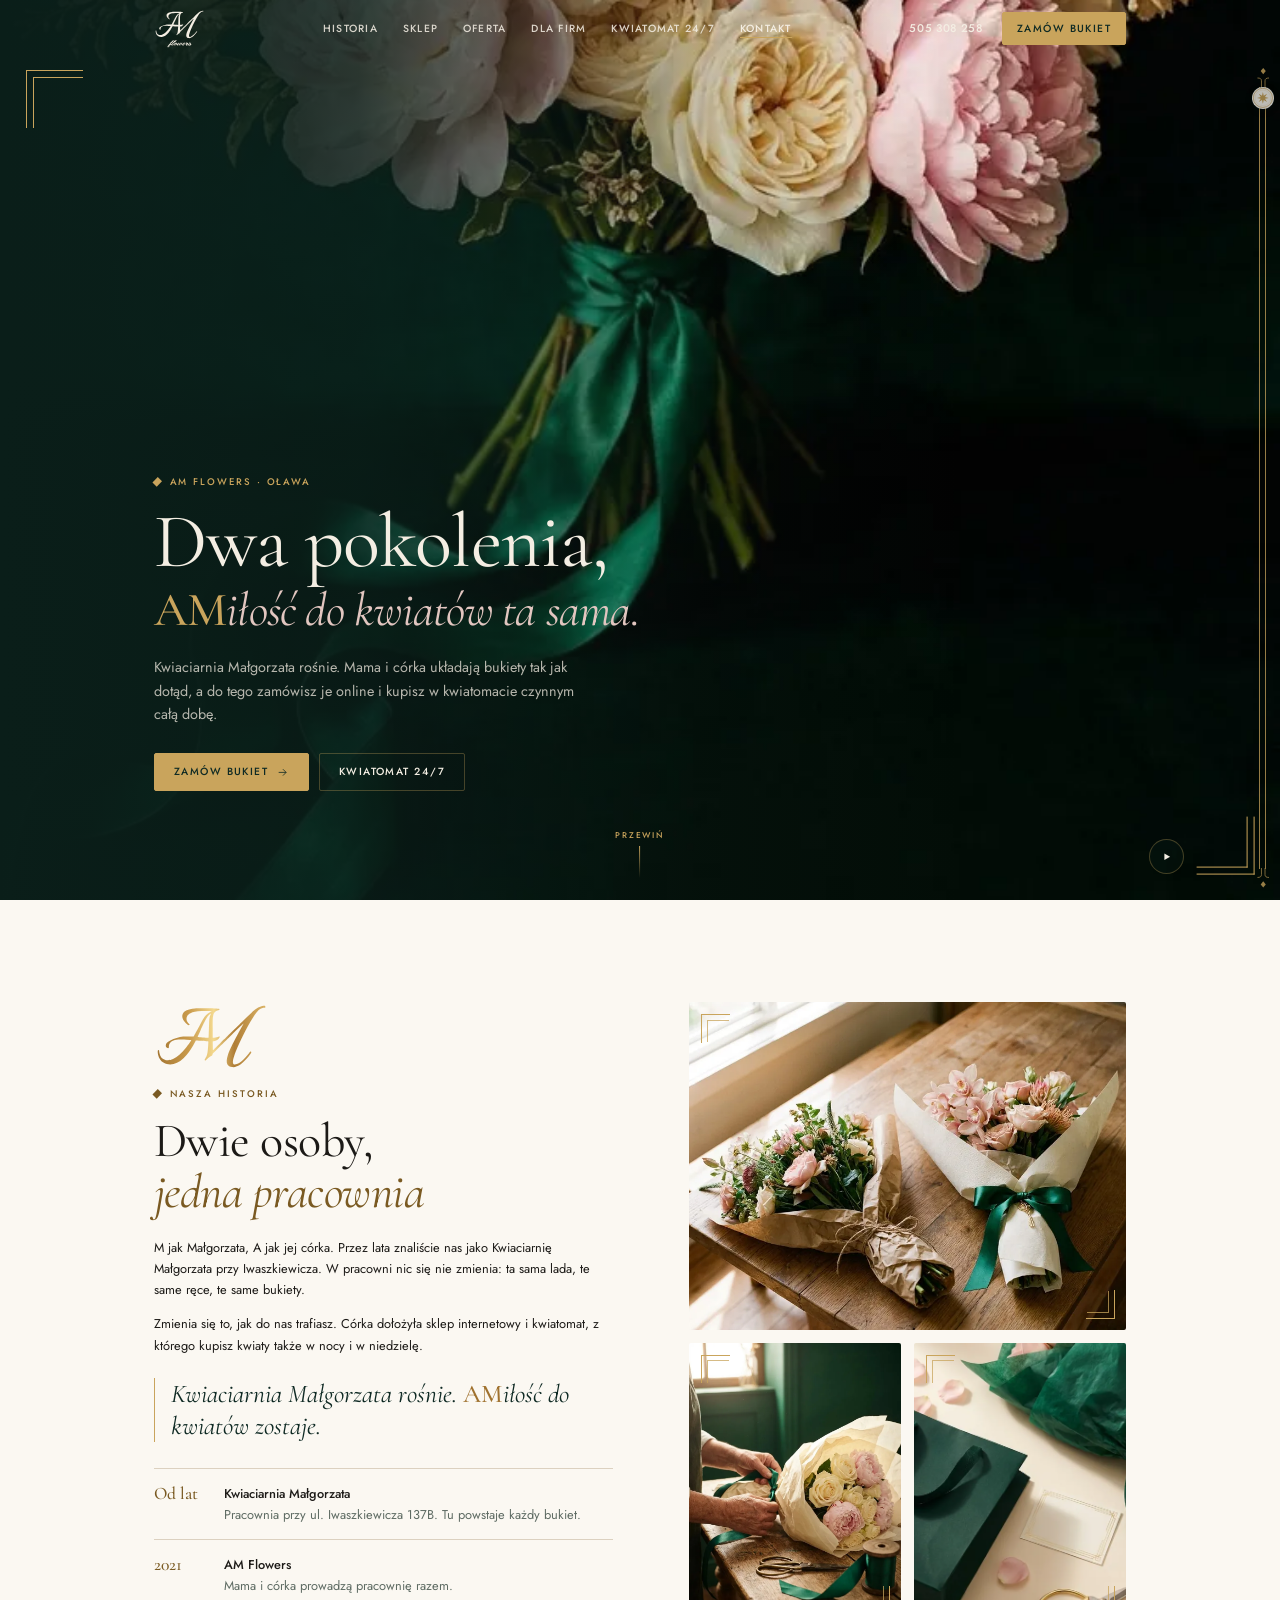
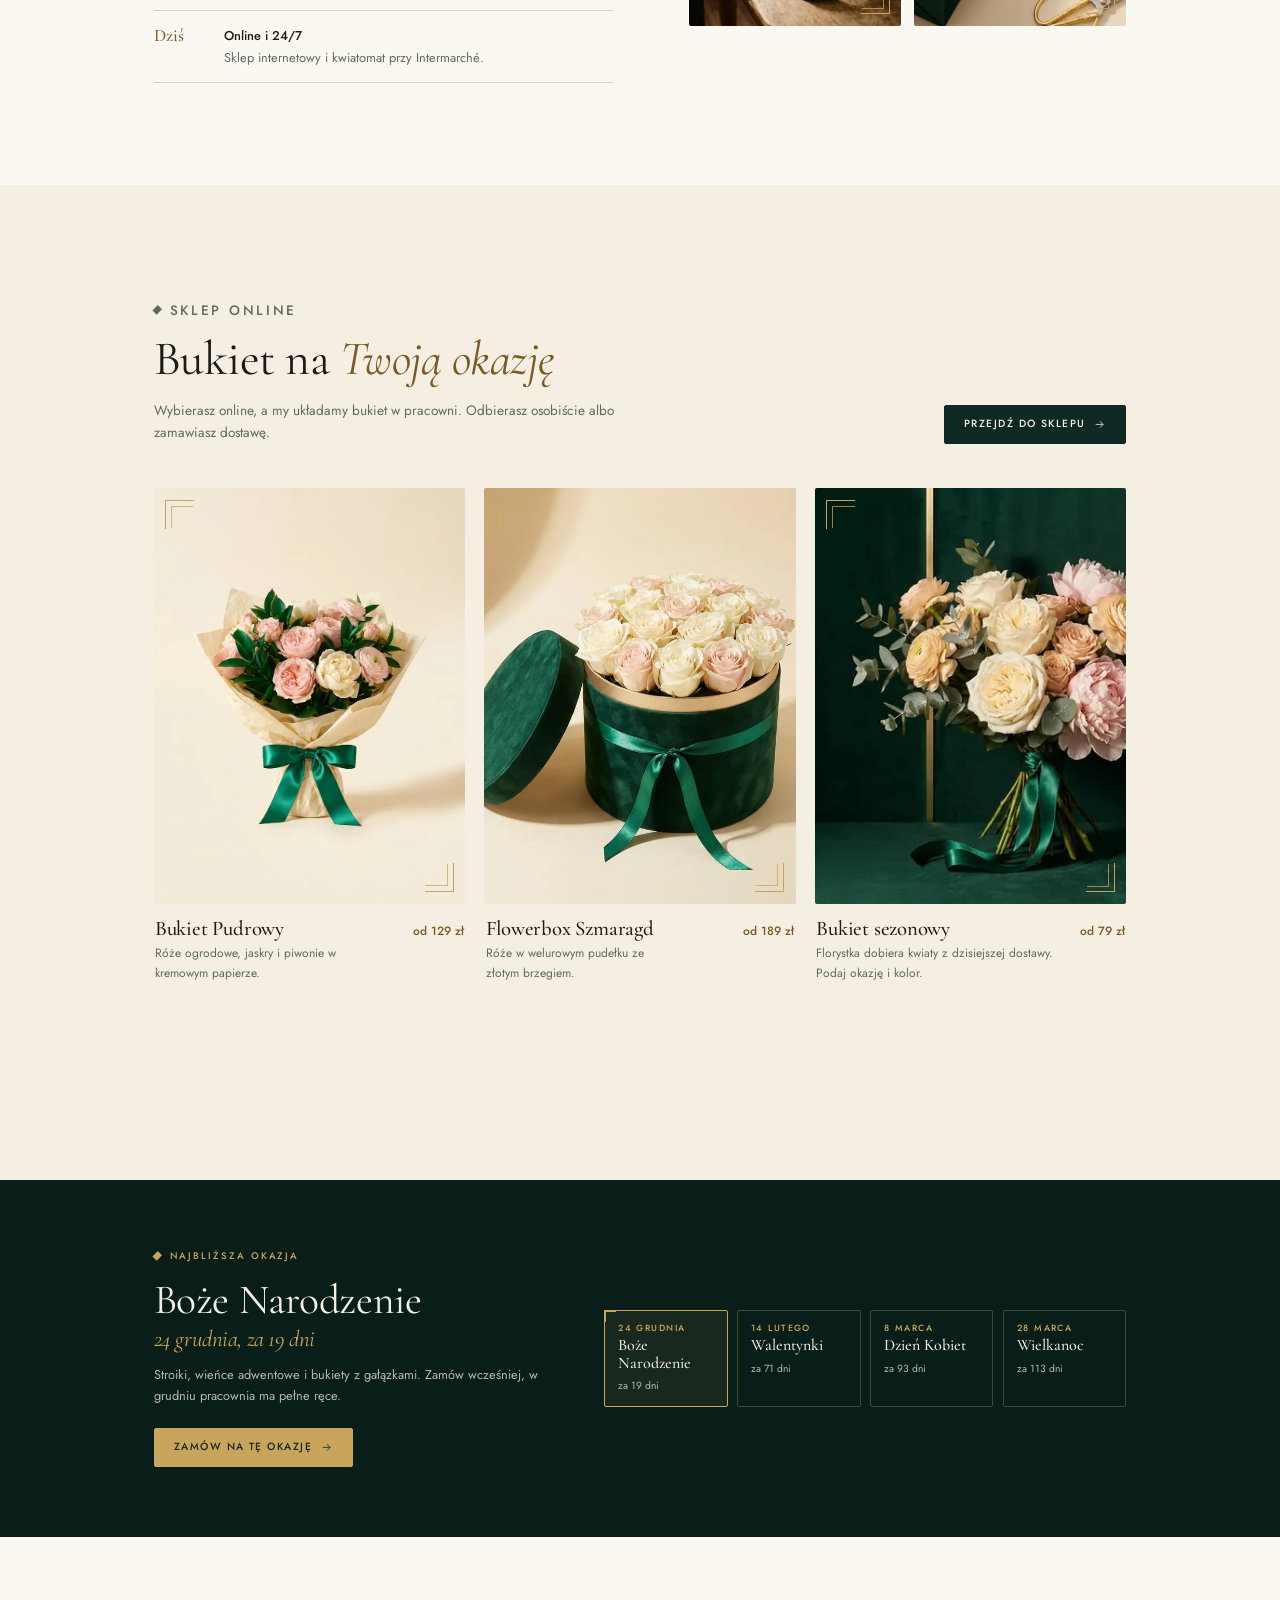
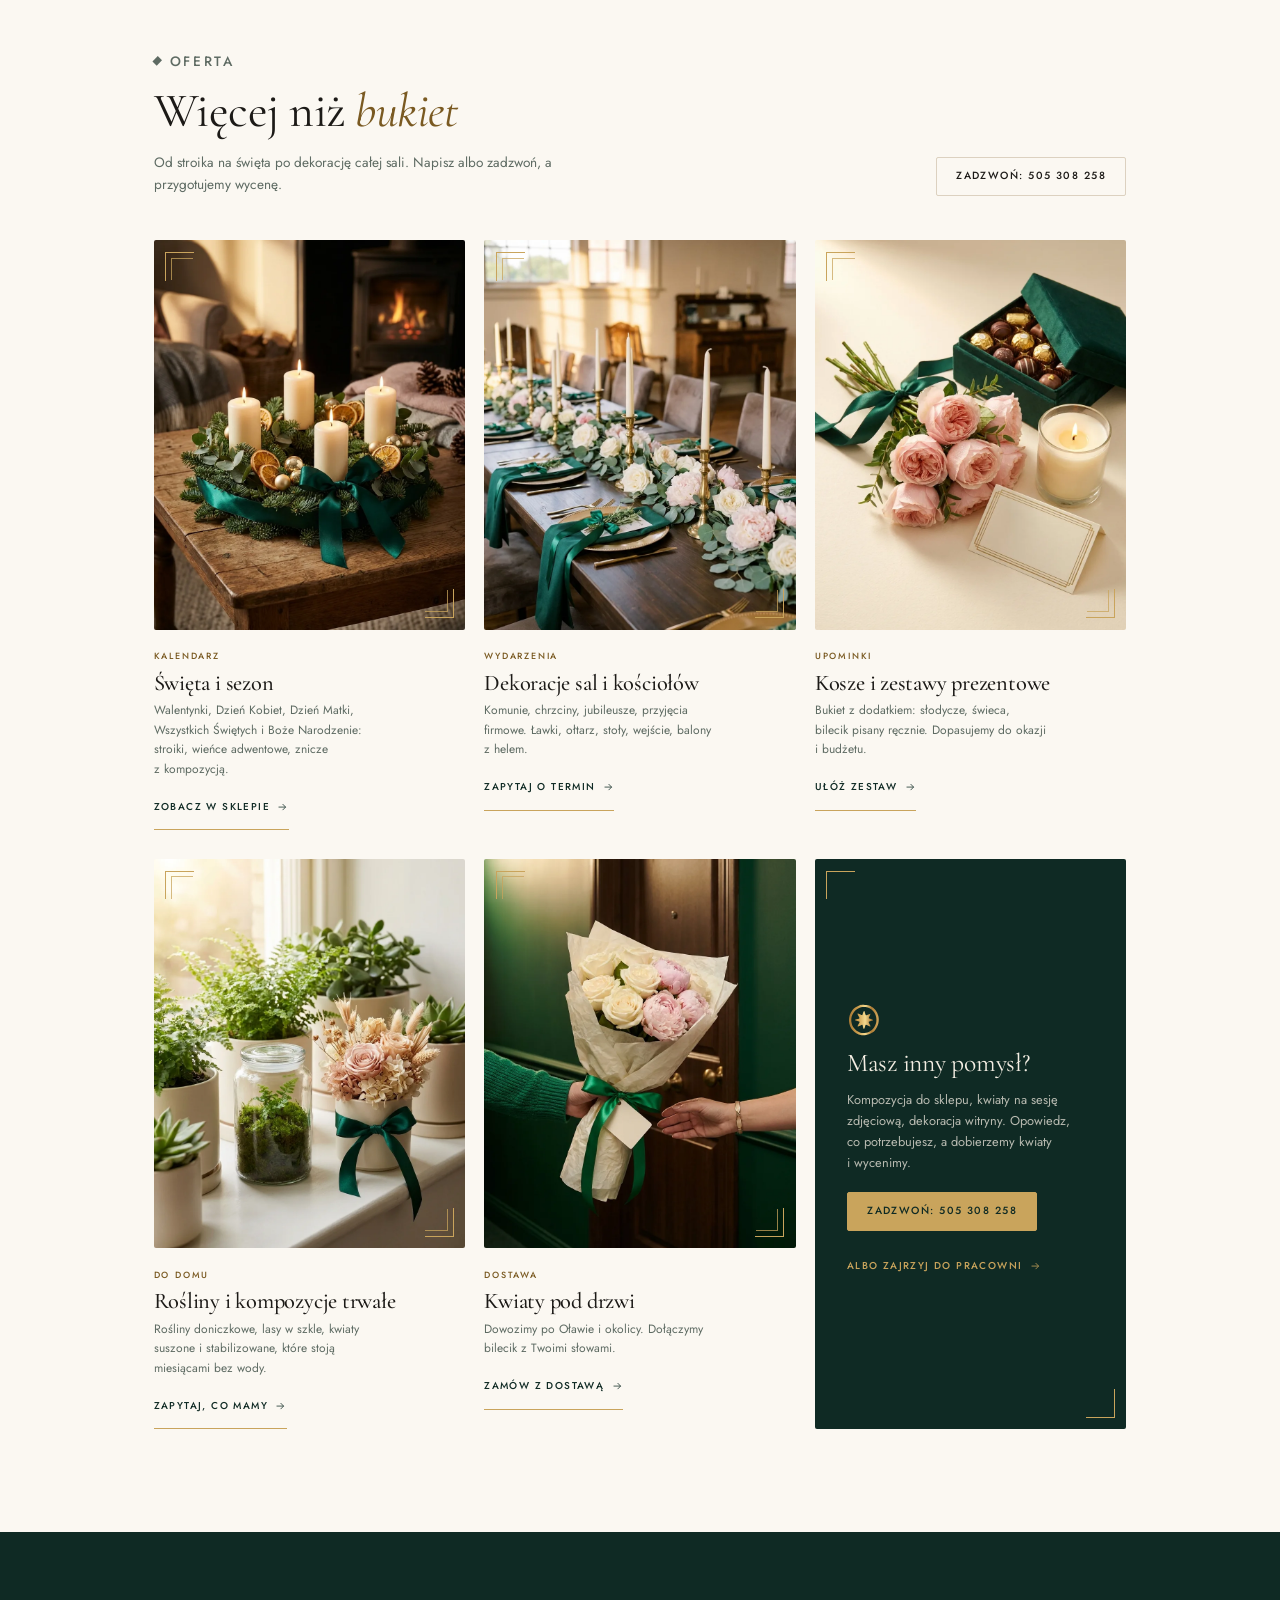
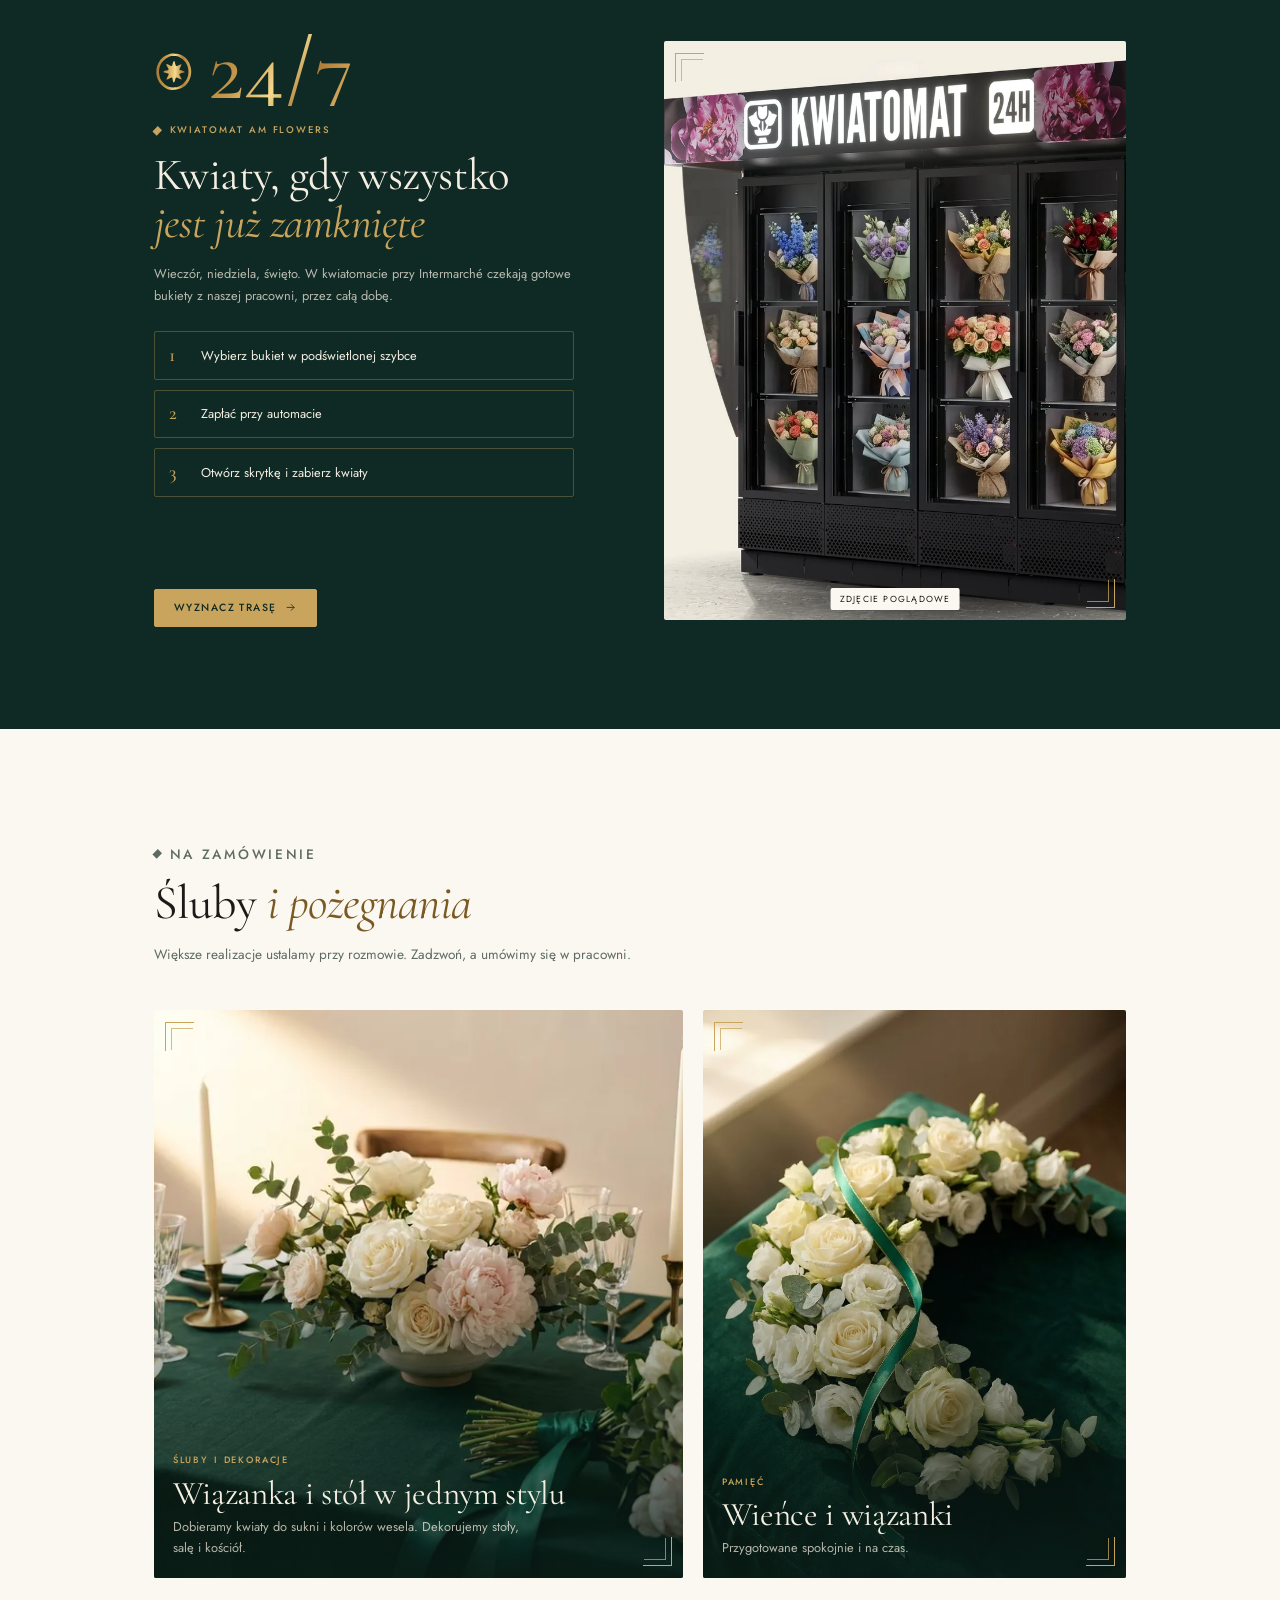
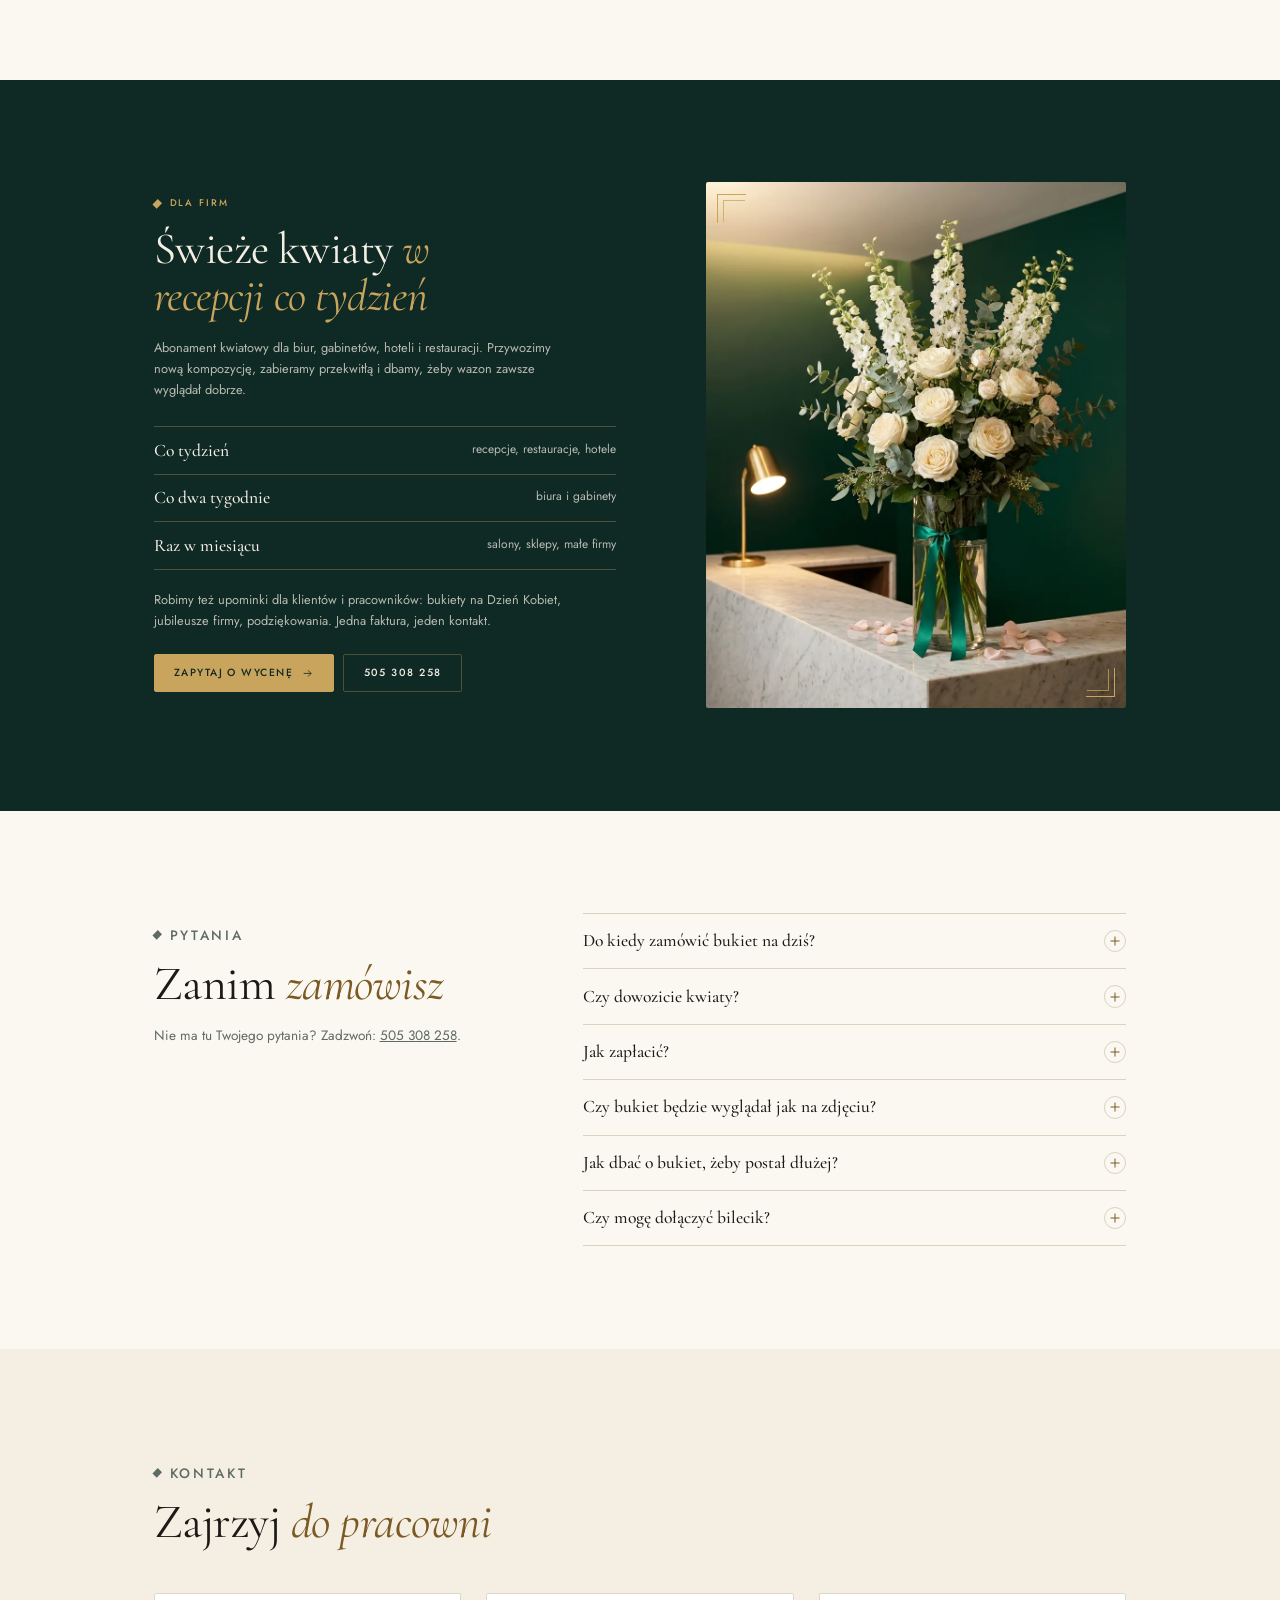
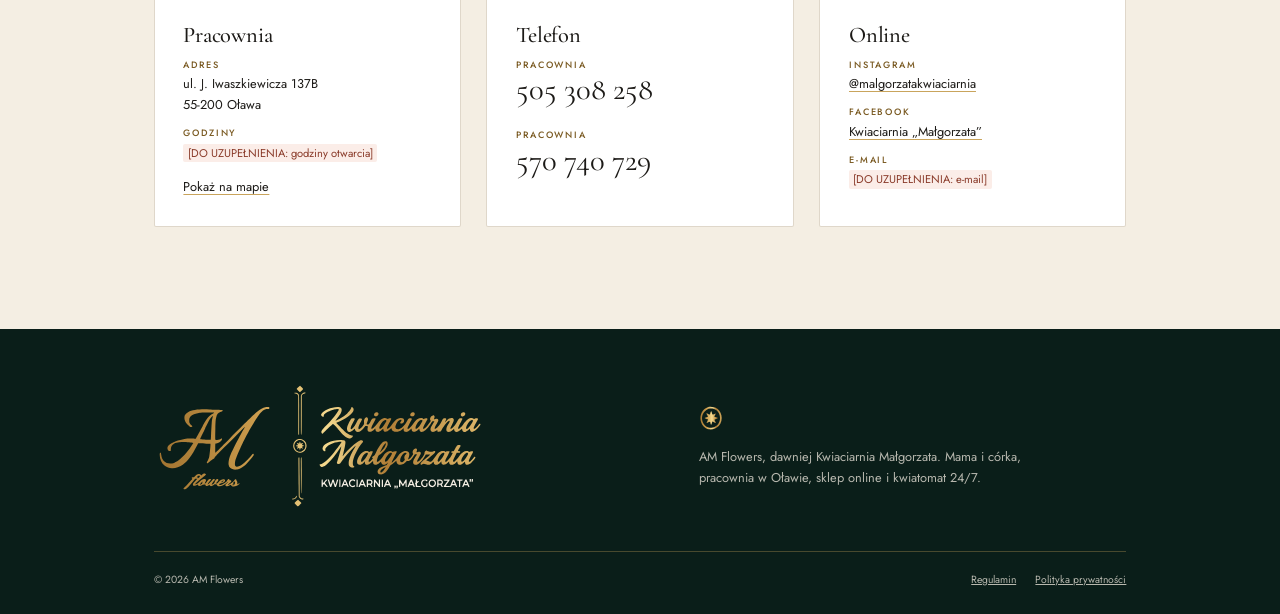
<file: index.html>
<!DOCTYPE html>
<html lang="pl" class="no-js">
<head>
<meta charset="utf-8">
<meta name="viewport" content="width=device-width, initial-scale=1">
<title>Kwiaciarnia Oława · AM Flowers · Kwiatomat 24/7</title>
<meta name="description" content="AM Flowers, dawniej Kwiaciarnia Małgorzata. Bukiety z pracowni przy Iwaszkiewicza w Oławie, sklep online i kwiatomat 24/7 przy Intermarché.">
<link rel="canonical" href="https://amflowers.pl/">
<meta name="theme-color" content="#0F2A24">
<meta property="og:type" content="website">
<meta property="og:locale" content="pl_PL">
<meta property="og:title" content="AM Flowers · dawniej Kwiaciarnia Małgorzata">
<meta property="og:description" content="Mama i córka, pracownia w Oławie, sklep online i kwiatomat 24/7 przy Intermarché.">
<meta property="og:url" content="https://amflowers.pl/">
<meta property="og:image" content="https://amflowers.pl/img/og.jpg">
<link rel="icon" href="favicon.svg" type="image/svg+xml">
<link rel="apple-touch-icon" href="apple-touch-icon.png">
<link rel="manifest" href="manifest.webmanifest">
<link rel="preload" href="fonts/cormorant-garamond-latin-400-normal.woff2" as="font" type="font/woff2" crossorigin>
<link rel="preload" as="image" href="img/f2-800.webp" media="(max-width: 47.99em)">
<link rel="preload" as="image" href="img/hero-poster.webp" media="(min-width: 48em)">
<link rel="stylesheet" href="css/am.css?v=7">
<script>document.documentElement.classList.replace('no-js','js')</script>
<link rel="stylesheet" href="css/arrive.css?v=1">
<script src="js/arrive.js?v=1"></script>
<script type="application/ld+json">
{"@context":"https://schema.org","@type":"Florist","name":"AM Flowers","alternateName":"Kwiaciarnia Małgorzata","url":"https://amflowers.pl/","image":"https://amflowers.pl/img/og.jpg","telephone":["+48505308258","+48570740729"],"address":{"@type":"PostalAddress","streetAddress":"ul. J. Iwaszkiewicza 137B","addressLocality":"Oława","postalCode":"55-200","addressCountry":"PL"},"sameAs":["https://www.instagram.com/malgorzatakwiaciarnia/","https://www.facebook.com/kwiaciarniamalgorzata"],"department":{"@type":"Store","name":"Kwiatomat 24/7 AM Flowers","address":{"@type":"PostalAddress","streetAddress":"ul. ks. prał. F. Kutrowskiego 29","addressLocality":"Oława","postalCode":"55-200","addressCountry":"PL"},"openingHours":"Mo-Su 00:00-23:59"}}
</script>
</head>
<body>
<div class="arrive-veil" aria-hidden="true"><i class="l"></i><i class="r"></i><div class="mark"><img src="logo/am-flowers-gold.svg" alt="" width="1233" height="947"><p>Dwa pokolenia,<br><b>AM</b>iłość do kwiatów ta sama.</p></div></div>
<a class="skip" href="#tresc">Przejdź do treści</a>

<header class="site-head" id="top">
  <div class="wrap">
    <a class="brand" href="#top" aria-label="AM Flowers, strona główna"><img src="logo/am-flowers-ivory.svg" data-dark="logo/am-flowers-gold.svg" data-light="logo/am-flowers-ivory.svg" width="1233" height="947" alt="AM Flowers"></a>
    <nav class="nav" aria-label="Główna nawigacja">
      <ul>
        <li><a href="#historia">Historia</a></li>
        <li><a href="sklep.html">Sklep</a></li>
        <li><a href="#oferta">Oferta</a></li>
        <li><a href="#firmy">Dla firm</a></li>
        <li><a href="#kwiatomat">Kwiatomat 24/7</a></li>
        <li><a href="#kontakt">Kontakt</a></li>
      </ul>
    </nav>
    <a class="head-tel" href="tel:+48505308258">505 308 258</a>
    <a class="btn btn-gold head-cta" href="sklep.html">Zamów bukiet</a>
    <button class="burger" type="button" aria-expanded="false" aria-controls="mnav" aria-label="Otwórz menu"><span></span></button>
  </div>
</header>
<div class="mnav" id="mnav" hidden>
  <ul>
    <li><a href="#historia">Historia <small>mama i córka</small></a></li>
    <li><a href="sklep.html">Sklep <small>online</small></a></li>
    <li><a href="#oferta">Oferta <small>co robimy</small></a></li>
    <li><a href="#firmy">Dla firm <small>abonament</small></a></li>
    <li><a href="#kwiatomat">Kwiatomat <small>24/7</small></a></li>
    <li><a href="#okazje">Śluby i pamięć <small>na zamówienie</small></a></li>
    <li><a href="#kontakt">Kontakt <small>pracownia</small></a></li>
  </ul>
  <a class="btn btn-gold" href="tel:+48505308258">Zadzwoń: 505 308 258</a>
</div>

<main id="tresc">
  <section class="hero on-dark" aria-labelledby="hero-h">
    <div class="hero-media" data-video="video/hero.mp4">
      <picture>
        <source media="(min-width: 48em)" srcset="img/hero-poster.webp">
        <img src="img/f2-800.webp" width="768" height="1376" alt="" fetchpriority="high">
      </picture>
    </div>
    <i class="corner tl" aria-hidden="true"></i><i class="corner br" aria-hidden="true"></i>
    <div class="wrap">
      <div class="copy">
        <p class="eyebrow rv">AM Flowers · Oława</p>
        <h1 id="hero-h" class="rv rv-d1" aria-label="Dwa pokolenia, AMiłość do kwiatów ta sama."><span aria-hidden="true">Dwa pokolenia,<em><span class="am">AM</span>iłość do&nbsp;kwiatów ta&nbsp;sama.</em></span></h1>
        <p class="lead rv rv-d2">Kwiaciarnia Małgorzata rośnie. Mama i córka układają bukiety tak jak dotąd, a do tego zamówisz je online i kupisz w kwiatomacie czynnym całą dobę.</p>
        <div class="ctas rv rv-d3">
          <a class="btn btn-gold" href="sklep.html">Zamów bukiet <svg viewBox="0 0 24 24" fill="none" stroke="currentColor" stroke-width="1.5" aria-hidden="true"><path d="M5 12h14M13 6l6 6-6 6"/></svg></a>
          <a class="btn btn-ghost" href="#kwiatomat">Kwiatomat 24/7</a>
        </div>
        <p class="was rv rv-d3"><img src="logo/ornament-star.svg" alt="" width="110" height="110">Dawniej Kwiaciarnia Małgorzata · ul. Iwaszkiewicza 137B</p>
      </div>
    </div>
    <a class="scroll-cue" href="#historia">Przewiń<i></i></a>
  </section>

  <section class="section" id="historia" aria-labelledby="h-historia">
    <div class="wrap story-grid">
      <div class="story-copy">
        <img class="monogram rv" src="logo/am-monogram-gold.svg" width="1233" height="720" alt="">
        <p class="eyebrow rv">Nasza historia</p>
        <h2 id="h-historia" class="rv" style="font-size:clamp(2.25rem,5.5vw,3.75rem)">Dwie osoby, <em style="font-style:italic;color:var(--gold-text)">jedna pracownia</em></h2>
        <div class="rv" style="margin-top:1.5rem">
          <p>M jak Małgorzata, A jak jej córka. Przez lata znaliście nas jako Kwiaciarnię Małgorzata przy Iwaszkiewicza. W pracowni nic się nie zmienia: ta sama lada, te same ręce, te same bukiety.</p>
          <p>Zmienia się to, jak do nas trafiasz. Córka dołożyła sklep internetowy i kwiatomat, z którego kupisz kwiaty także w nocy i w niedzielę.</p>
        </div>
        <p class="big rv">Kwiaciarnia Małgorzata rośnie. <span class="am">AM</span>iłość do kwiatów zostaje.</p>
        <ol class="steps rv">
          <li><b>Od lat</b><span><strong>Kwiaciarnia Małgorzata</strong>Pracownia przy ul. Iwaszkiewicza 137B. Tu powstaje każdy bukiet.</span></li>
          <li><b>2021</b><span><strong>AM Flowers</strong>Mama i córka prowadzą pracownię razem.</span></li>
          <li><b>Dziś</b><span><strong>Online i 24/7</strong>Sklep internetowy i kwiatomat przy Intermarché.</span></li>
        </ol>
      </div>
      <div class="story-photos">
        <figure class="frame lift rv" style="margin:0"><i class="c2"></i><img src="img/f5-800.webp" srcset="img/f5-800.webp 800w, img/f5-lg.webp 1200w" sizes="(min-width:56em) 45vw, 100vw" width="1200" height="896" alt="Dwa bukiety na dębowym stole: w szarym papierze z jutą i w kremowym papierze ze szmaragdową wstążką" loading="lazy"></figure>
        <figure class="frame lift tall rv rv-d1" style="margin:0"><i class="c2"></i><img src="img/f4-800.webp" srcset="img/f4-800.webp 800w, img/f4-lg.webp 896w" sizes="(min-width:56em) 22vw, 100vw" width="896" height="1200" alt="Dłonie florystki wiążą szmaragdową wstążkę na bukiecie róż i piwonii" loading="lazy"></figure>
        <figure class="frame lift tall rv rv-d2" style="margin:0"><i class="c2"></i><img src="img/f10-800.webp" srcset="img/f10-800.webp 800w, img/f10-lg.webp 1200w" sizes="(min-width:56em) 22vw, 100vw" width="1200" height="896" alt="Szmaragdowa torba, bilecik ze złotą ramką i bukiet w szmaragdowej bibule" loading="lazy"></figure>
      </div>
    </div>
  </section>

  <section class="section" id="sklep" aria-labelledby="h-sklep" style="background:var(--paper-2)">
    <div class="wrap">
      <div class="head-row">
        <div class="section-head">
          <p class="eyebrow rv">Sklep online</p>
          <h2 id="h-sklep" class="rv">Bukiet na <em>Twoją okazję</em></h2>
          <p class="rv">Wybierasz online, a my układamy bukiet w pracowni. Odbierasz osobiście albo zamawiasz dostawę.</p>
        </div>
        <a class="btn rv" href="sklep.html">Przejdź do sklepu <svg viewBox="0 0 24 24" fill="none" stroke="currentColor" stroke-width="1.5" aria-hidden="true"><path d="M5 12h14M13 6l6 6-6 6"/></svg></a>
      </div>
      <div class="shop-grid">
        <a class="card lift rv" href="sklep.html#p=bukiet-pudrowy">
          <div class="frame"><i class="c2"></i><img src="img/f7-800.webp" srcset="img/f7-800.webp 800w, img/f7-lg.webp 896w" sizes="(min-width:62em) 30vw, (min-width:40em) 50vw, 100vw" width="896" height="1200" alt="Bukiet różowych róż ogrodowych i jaskrów w kremowym papierze ze szmaragdową kokardą" loading="lazy"></div>
          <div class="card-body"><div><h3>Bukiet Pudrowy</h3><p>Róże ogrodowe, jaskry i piwonie w kremowym papierze.</p></div><span class="price">od 129 zł</span></div>
        </a>
        <a class="card lift rv rv-d1" href="sklep.html#p=flowerbox-szmaragd">
          <div class="frame"><i class="c2"></i><img src="img/f8-800.webp" srcset="img/f8-800.webp 800w, img/f8-lg.webp 1024w" sizes="(min-width:62em) 30vw, (min-width:40em) 50vw, 100vw" width="1024" height="1024" alt="Szmaragdowy welurowy flowerbox ze złotym brzegiem, wypełniony kremowymi i różowymi różami" loading="lazy" style="object-position:50% 40%"></div>
          <div class="card-body"><div><h3>Flowerbox Szmaragd</h3><p>Róże w welurowym pudełku ze złotym brzegiem.</p></div><span class="price">od 189 zł</span></div>
        </a>
        <a class="card lift rv rv-d2" href="sklep.html#p=bukiet-sezonowy">
          <div class="frame"><i class="c2"></i><img src="img/f1-800.webp" srcset="img/f1-800.webp 800w, img/f1-lg.webp 1376w" sizes="(min-width:62em) 30vw, (min-width:40em) 50vw, 100vw" width="1376" height="768" alt="Bukiet kremowych róż, jaskrów i piwonii z eukaliptusem na szmaragdowym tle" loading="lazy" style="object-position:74% 50%"></div>
          <div class="card-body"><div><h3>Bukiet sezonowy</h3><p>Florystka dobiera kwiaty z dzisiejszej dostawy. Podaj okazję i kolor.</p></div><span class="price">od 79 zł</span></div>
        </a>
      </div>
      <div class="shop-dots" id="shopDots" aria-hidden="true"></div>
      <div class="shop-foot rv">
        <ul>
          <li>Odbiór w pracowni</li>
          <li>Dostawa po Oławie</li>
          <li>Bilecik z Twoimi życzeniami</li>
        </ul>
        <a class="btn" href="sklep.html">Cały sklep <svg viewBox="0 0 24 24" fill="none" stroke="currentColor" stroke-width="1.5" aria-hidden="true"><path d="M5 12h14M13 6l6 6-6 6"/></svg></a>
      </div>
    </div>
  </section>


  <section class="cal on-dark" aria-labelledby="h-cal">
    <div class="wrap cal-in">
      <div class="cal-now rv">
        <p class="eyebrow">Najbliższa okazja</p>
        <h2 id="h-cal"><span id="calName">Boże Narodzenie</span> <em id="calWhen"></em></h2>
        <p class="muted" id="calTip">Stroiki, wieńce adwentowe i bukiety z gałązkami. Zamów wcześniej, w grudniu pracownia ma pełne ręce.</p>
        <a class="btn btn-gold" id="calCta" href="sklep.html">Zamów na tę okazję <svg viewBox="0 0 24 24" fill="none" stroke="currentColor" stroke-width="1.5" aria-hidden="true"><path d="M5 12h14M13 6l6 6-6 6"/></svg></a>
      </div>
      <ol class="cal-list rv rv-d1" id="calList" aria-label="Kalendarz okazji"></ol>
    </div>
  </section>



  <section class="section" id="oferta" aria-labelledby="h-oferta">
    <div class="wrap">
      <div class="head-row">
        <div class="section-head">
          <p class="eyebrow rv">Oferta</p>
          <h2 id="h-oferta" class="rv">Więcej niż <em>bukiet</em></h2>
          <p class="rv">Od stroika na święta po dekorację całej sali. Napisz albo zadzwoń, a przygotujemy wycenę.</p>
        </div>
        <a class="btn btn-ghost rv" href="tel:+48505308258">Zadzwoń: 505 308 258</a>
      </div>
      <div class="svc-grid">
        <div class="svc-track">
        <div class="svc-stage" aria-hidden="true"><div class="frame"><i class="c2"></i><img src="img/oferta-sezon.webp" width="896" height="1200" alt="" loading="lazy" data-k="0" class="on"><img src="img/oferta-dekoracje.webp" width="896" height="1200" alt="" loading="lazy" data-k="1"><img src="img/oferta-prezenty.webp" width="896" height="1200" alt="" loading="lazy" data-k="2"><img src="img/oferta-rosliny.webp" width="896" height="1200" alt="" loading="lazy" data-k="3"><img src="img/oferta-dostawa.webp" width="896" height="1200" alt="" loading="lazy" data-k="4"><span class="svc-count"><b>01</b> / 05</span></div></div>
          <article class="svc lift rv">
          <div class="frame"><i class="c2"></i><img src="img/oferta-sezon.webp" width="900" height="1200" alt="Wieniec adwentowy ze świecami i szmaragdową wstążką na dębowym stole" loading="lazy"></div>
          <div class="svc-body"><small>Kalendarz</small><h3>Święta i sezon</h3><p>Walentynki, Dzień Kobiet, Dzień Matki, Wszystkich Świętych i Boże Narodzenie: stroiki, wieńce adwentowe, znicze z kompozycją.</p><a href="sklep.html">Zobacz w sklepie <svg viewBox="0 0 24 24" fill="none" stroke="currentColor" stroke-width="1.5" aria-hidden="true"><path d="M5 12h14M13 6l6 6-6 6"/></svg></a></div>
        </article>
          <article class="svc lift rv rv-d1">
          <div class="frame"><i class="c2"></i><img src="img/oferta-dekoracje.webp" width="900" height="1200" alt="Sala przygotowana na przyjęcie: girlandy z kwiatów i świece na długim stole" loading="lazy"></div>
          <div class="svc-body"><small>Wydarzenia</small><h3>Dekoracje sal i kościołów</h3><p>Komunie, chrzciny, jubileusze, przyjęcia firmowe. Ławki, ołtarz, stoły, wejście, balony z helem.</p><a href="#kontakt">Zapytaj o termin <svg viewBox="0 0 24 24" fill="none" stroke="currentColor" stroke-width="1.5" aria-hidden="true"><path d="M5 12h14M13 6l6 6-6 6"/></svg></a></div>
        </article>
          <article class="svc lift rv">
          <div class="frame"><i class="c2"></i><img src="img/oferta-prezenty.webp" width="900" height="1200" alt="Szmaragdowe pudełka prezentowe z małymi bukietami i bilecikami ze złotą ramką" loading="lazy"></div>
          <div class="svc-body"><small>Upominki</small><h3>Kosze i zestawy prezentowe</h3><p>Bukiet z dodatkiem: słodycze, świeca, bilecik pisany ręcznie. Dopasujemy do okazji i budżetu.</p><a href="#kontakt">Ułóż zestaw <svg viewBox="0 0 24 24" fill="none" stroke="currentColor" stroke-width="1.5" aria-hidden="true"><path d="M5 12h14M13 6l6 6-6 6"/></svg></a></div>
        </article>
          <article class="svc lift rv rv-d1">
          <div class="frame"><i class="c2"></i><img src="img/oferta-rosliny.webp" width="900" height="1200" alt="Rośliny doniczkowe w ceramicznych osłonkach i szklany słój z mchem na parapecie" loading="lazy"></div>
          <div class="svc-body"><small>Do domu</small><h3>Rośliny i kompozycje trwałe</h3><p>Rośliny doniczkowe, lasy w szkle, kwiaty suszone i stabilizowane, które stoją miesiącami bez wody.</p><a href="#kontakt">Zapytaj, co mamy <svg viewBox="0 0 24 24" fill="none" stroke="currentColor" stroke-width="1.5" aria-hidden="true"><path d="M5 12h14M13 6l6 6-6 6"/></svg></a></div>
        </article>
          <article class="svc lift rv rv-d2">
          <div class="frame"><i class="c2"></i><img src="img/oferta-dostawa.webp" width="900" height="1200" alt="Dłoń wręcza bukiet w kremowym papierze przy drzwiach mieszkania" loading="lazy"></div>
          <div class="svc-body"><small>Dostawa</small><h3>Kwiaty pod drzwi</h3><p>Dowozimy po Oławie i okolicy. Dołączymy bilecik z Twoimi słowami.</p><a href="sklep.html">Zamów z dostawą <svg viewBox="0 0 24 24" fill="none" stroke="currentColor" stroke-width="1.5" aria-hidden="true"><path d="M5 12h14M13 6l6 6-6 6"/></svg></a></div>
        </article>
        </div>
        <aside class="svc-more rv rv-d2" aria-label="Zamówienie nietypowe">
          <img src="logo/ornament-star.svg" width="110" height="110" alt="">
          <h3>Masz inny pomysł?</h3>
          <p>Kompozycja do sklepu, kwiaty na sesję zdjęciową, dekoracja witryny. Opowiedz, co potrzebujesz, a dobierzemy kwiaty i wycenimy.</p>
          <a class="btn btn-gold" href="tel:+48505308258">Zadzwoń: 505 308 258</a>
          <a href="#kontakt">Albo zajrzyj do pracowni <svg viewBox="0 0 24 24" fill="none" stroke="currentColor" stroke-width="1.5" aria-hidden="true"><path d="M5 12h14M13 6l6 6-6 6"/></svg></a>
        </aside>
      </div>
    </div>
  </section>

  <section class="section on-dark kiosk" id="kwiatomat" aria-labelledby="h-kiosk">
    <div class="wrap kiosk-grid">
      <figure class="frame lift rv" style="margin:0"><i class="c2"></i><img src="img/kwiatomat-800.webp" srcset="img/kwiatomat-800.webp 800w, img/kwiatomat-lg.webp 1162w" sizes="(min-width:56em) 45vw, 100vw" width="1162" height="1452" alt="Czarny kwiatomat z podświetlonym napisem 24H i bukietami za przeszklonymi drzwiami" loading="lazy"><figcaption>Zdjęcie poglądowe</figcaption></figure>
      <div>
        <div class="k247 rv"><img src="logo/ornament-star.svg" width="110" height="110" alt=""><span aria-hidden="true">24/7</span></div>
        <p class="eyebrow rv">Kwiatomat AM Flowers</p>
        <h2 id="h-kiosk" class="rv">Kwiaty, gdy wszystko <em style="font-style:italic;color:var(--gold)">jest już zamknięte</em></h2>
        <p class="muted rv" style="margin-top:1.25rem;max-width:34rem">Wieczór, niedziela, święto. W kwiatomacie przy Intermarché czekają gotowe bukiety z naszej pracowni, przez całą dobę.</p>
        <ol class="how rv">
          <li>Wybierz bukiet w podświetlonej szybce</li>
          <li>Zapłać przy automacie</li>
          <li>Otwórz skrytkę i zabierz kwiaty</li>
        </ol>
        <p class="addr rv"><strong>Adres</strong>Intermarché, ul. ks. prał. F. Kutrowskiego 29, 55-200 Oława</p>
        <div class="rv" style="margin-top:1.75rem"><a class="btn btn-gold" href="https://www.google.com/maps/search/?api=1&amp;query=Intermarch%C3%A9+Kutrowskiego+29+O%C5%82awa" target="_blank" rel="noopener">Wyznacz trasę <svg viewBox="0 0 24 24" fill="none" stroke="currentColor" stroke-width="1.5" aria-hidden="true"><path d="M5 12h14M13 6l6 6-6 6"/></svg><span class="sr-only">(otwiera Mapy Google)</span></a></div>
      </div>
    </div>
  </section>


  <section class="section" id="okazje" aria-labelledby="h-okazje">
    <div class="wrap">
      <div class="section-head">
        <p class="eyebrow rv">Na zamówienie</p>
        <h2 id="h-okazje" class="rv">Śluby <em>i pożegnania</em></h2>
        <p class="rv">Większe realizacje ustalamy przy rozmowie. Zadzwoń, a umówimy się w pracowni.</p>
      </div>
      <div class="occ-grid">
        <a class="occ lift rv" href="tel:+48505308258">
          <div class="frame"><i class="c2"></i><img src="img/f9-800.webp" srcset="img/f9-800.webp 800w, img/f9-lg.webp 1200w" sizes="(min-width:48em) 55vw, 100vw" width="1200" height="896" alt="Stół weselny ze szmaragdowym obrusem, kompozycją z róż i piwonii, świecami i wiązanką" loading="lazy"><span class="shade"></span></div>
          <div class="txt"><small>Śluby i dekoracje</small><h3>Wiązanka i stół w jednym stylu</h3><p>Dobieramy kwiaty do sukni i kolorów wesela. Dekorujemy stoły, salę i kościół.</p></div>
        </a>
        <a class="occ lift rv rv-d1" href="tel:+48505308258">
          <div class="frame"><i class="c2"></i><img src="img/f11-800.webp" srcset="img/f11-800.webp 800w, img/f11-lg.webp 896w" sizes="(min-width:48em) 45vw, 100vw" width="896" height="1200" alt="Wiązanka z białych róż i eukaliptusa na szmaragdowym aksamicie" loading="lazy"><span class="shade"></span></div>
          <div class="txt"><small>Pamięć</small><h3>Wieńce i wiązanki</h3><p>Przygotowane spokojnie i na czas.</p></div>
        </a>
      </div>
    </div>
  </section>

  <section class="section on-dark biz" id="firmy" aria-labelledby="h-firmy">
    <div class="wrap biz-grid">
      <div>
        <p class="eyebrow rv">Dla firm</p>
        <h2 id="h-firmy" class="rv">Świeże kwiaty <em style="font-style:italic;color:var(--gold)">w recepcji co tydzień</em></h2>
        <p class="muted rv" style="margin-top:1.25rem;max-width:34rem">Abonament kwiatowy dla biur, gabinetów, hoteli i restauracji. Przywozimy nową kompozycję, zabieramy przekwitłą i dbamy, żeby wazon zawsze wyglądał dobrze.</p>
        <ul class="biz-list rv">
          <li><b>Co tydzień</b><span>recepcje, restauracje, hotele</span></li>
          <li><b>Co dwa tygodnie</b><span>biura i gabinety</span></li>
          <li><b>Raz w miesiącu</b><span>salony, sklepy, małe firmy</span></li>
        </ul>
        <p class="muted rv" style="margin-bottom:1.75rem">Robimy też upominki dla klientów i pracowników: bukiety na Dzień Kobiet, jubileusze firmy, podziękowania. Jedna faktura, jeden kontakt.</p>
        <div class="rv" style="display:flex;flex-wrap:wrap;gap:.75rem"><a class="btn btn-gold" href="#kontakt">Zapytaj o wycenę <svg viewBox="0 0 24 24" fill="none" stroke="currentColor" stroke-width="1.5" aria-hidden="true"><path d="M5 12h14M13 6l6 6-6 6"/></svg></a><a class="btn btn-ghost" href="tel:+48505308258">505 308 258</a></div>
      </div>
      <figure class="frame lift rv" style="margin:0"><i class="c2"></i><img src="img/oferta-firmy.webp" width="900" height="1200" alt="Wysoka kompozycja z róż i eukaliptusa na ladzie recepcji" loading="lazy"></figure>
    </div>
  </section>


  <section class="section" id="pytania" aria-labelledby="h-faq">
    <div class="wrap faq-grid">
      <div class="section-head">
        <p class="eyebrow rv">Pytania</p>
        <h2 id="h-faq" class="rv">Zanim <em>zamówisz</em></h2>
        <p class="rv">Nie ma tu Twojego pytania? Zadzwoń: <a href="tel:+48505308258">505 308 258</a>.</p>
      </div>
      <div class="faq rv">
        <details><summary>Do kiedy zamówić bukiet na dziś?<i aria-hidden="true"></i></summary><p>Zadzwoń rano, a postaramy się przygotować bukiet tego samego dnia. W święta i przed Dniem Matki zamawiaj kilka dni wcześniej. Wieczorem i w niedzielę gotowe bukiety czekają w kwiatomacie przy Intermarché.</p></details>
        <details><summary>Czy dowozicie kwiaty?<i aria-hidden="true"></i></summary><p>Tak, po Oławie i okolicy. Adres i godzinę podajesz przy zamówieniu w sklepie. Koszt dostawy widzisz w koszyku przed zapłatą.</p></details>
        <details><summary>Jak zapłacić?<i aria-hidden="true"></i></summary><p>W sklepie online: BLIK, karta albo Przelewy24. Możesz też zapłacić przy odbiorze w pracowni. Kompozycje na zamówienie (śluby, wieńce, dekoracje) rozliczamy po rozmowie.</p></details>
        <details><summary>Czy bukiet będzie wyglądał jak na zdjęciu?<i aria-hidden="true"></i></summary><p>Układamy go z kwiatów, które danego dnia są najświeższe, w tych samych kolorach i stylu. Jeśli jakiegoś kwiatu brakuje, dobieramy podobny.</p></details>
        <details><summary>Jak dbać o bukiet, żeby postał dłużej?<i aria-hidden="true"></i></summary><p>Przytnij łodygi ukośnie o 2–3 cm, wstaw do czystego wazonu z chłodną wodą i odżywką. Wodę zmieniaj co dwa dni. Postaw bukiet z dala od kaloryfera, słońca i owoców.</p></details>
        <details><summary>Czy mogę dołączyć bilecik?<i aria-hidden="true"></i></summary><p>Tak. W sklepie wpisujesz treść w karcie produktu, a florystka przepisze ją ręcznie na bilecik ze złotą ramką.</p></details>
      </div>
    </div>
  </section>

  <section class="section" id="kontakt" aria-labelledby="h-kontakt" style="background:var(--paper-2)">
    <div class="wrap">
      <div class="section-head">
        <p class="eyebrow rv">Kontakt</p>
        <h2 id="h-kontakt" class="rv">Zajrzyj <em>do pracowni</em></h2>
      </div>
      <div class="contact-grid">
        <div class="contact-card rv">
          <h3>Pracownia</h3>
          <dl>
            <div><dt>Adres</dt><dd>ul. J. Iwaszkiewicza 137B<br>55-200 Oława</dd></div>
            <div><dt>Godziny</dt><dd><span class="todo">[DO UZUPEŁNIENIA: godziny otwarcia]</span></dd></div>
            <div><dd><a href="https://www.google.com/maps/search/?api=1&amp;query=Iwaszkiewicza+137B+O%C5%82awa" target="_blank" rel="noopener">Pokaż na mapie<span class="sr-only"> (otwiera Mapy Google)</span></a></dd></div>
          </dl>
        </div>
        <div class="contact-card rv rv-d1">
          <h3>Telefon</h3>
          <dl>
            <div><dt>Pracownia</dt><dd><a class="tel-big" href="tel:+48505308258">505 308 258</a></dd></div>
            <div><dt>Pracownia</dt><dd><a class="tel-big" href="tel:+48570740729">570 740 729</a></dd></div>
          </dl>
        </div>
        <div class="contact-card rv rv-d2">
          <h3>Online</h3>
          <dl>
            <div><dt>Instagram</dt><dd><a href="https://www.instagram.com/malgorzatakwiaciarnia/" target="_blank" rel="noopener">@malgorzatakwiaciarnia</a></dd></div>
            <div><dt>Facebook</dt><dd><a href="https://www.facebook.com/kwiaciarniamalgorzata" target="_blank" rel="noopener">Kwiaciarnia „Małgorzata”</a></dd></div>
            <div><dt>E-mail</dt><dd><span class="todo">[DO UZUPEŁNIENIA: e-mail]</span></dd></div>
          </dl>
        </div>
      </div>
    </div>
  </section>
</main>

<footer class="site-foot on-dark">
  <div class="wrap">
    <div class="foot-top">
      <img src="logo/lockup-am-x-malgorzata-on-emerald.svg" width="2333" height="926" alt="AM Flowers i Kwiaciarnia Małgorzata" loading="lazy">
      <div>
        <img src="logo/ornament-star.svg" alt="" width="110" height="110" style="width:2rem;margin-bottom:1.25rem">
        <p>AM Flowers, dawniej Kwiaciarnia Małgorzata. Mama i córka, pracownia w Oławie, sklep online i kwiatomat 24/7.</p>
      </div>
    </div>
    <div class="foot-bottom">
      <span>© 2026 AM Flowers</span>
      <span class="foot-links"><a href="regulamin.html">Regulamin</a><a href="polityka-prywatnosci.html">Polityka prywatności</a></span>
    </div>
  </div>
</footer>

<nav class="mbar" aria-label="Szybkie akcje">
  <a href="tel:+48505308258"><svg viewBox="0 0 24 24" fill="none" stroke="currentColor" stroke-width="1.5" aria-hidden="true"><path d="M5 4h4l2 5-2.5 1.5a11 11 0 0 0 5 5L15 13l5 2v4a2 2 0 0 1-2 2A16 16 0 0 1 3 6a2 2 0 0 1 2-2"/></svg>Zadzwoń</a>
  <a href="sklep.html">Zamów bukiet</a>
</nav>

<div class="orn-scroll" aria-hidden="true">
  <svg class="orn-cap t" viewBox="0 0 40 40"><path class="d" d="M20 2l5 6-5 6-5-6z"/><path d="M16.5 40V27c0-4-2.5-5.5-7-5.5M23.5 40V27c0-4 2.5-5.5 7-5.5"/></svg>
  <span class="orn-rail"><span class="orn-fill"></span></span>
  <svg class="orn-cap b" viewBox="0 0 40 40"><path class="d" d="M20 38l5-6-5-6-5 6z"/><path d="M16.5 0v13c0 4-2.5 5.5-7 5.5M23.5 0v13c0 4 2.5 5.5 7 5.5"/></svg>
  <span class="orn-thumb"><svg viewBox="0 0 100 100"><circle cx="50" cy="50" r="44" class="o"/><circle cx="50" cy="50" r="36" class="i"/><polygon points="50.0,23.0 54.0,40.3 69.1,30.9 59.7,46.0 77.0,50.0 59.7,54.0 69.1,69.1 54.0,59.7 50.0,77.0 46.0,59.7 30.9,69.1 40.3,54.0 23.0,50.0 40.3,46.0 30.9,30.9 46.0,40.3"/></svg></span>
</div>
<script src="js/am.js?v=7" defer></script>
</body>
</html>
</file>
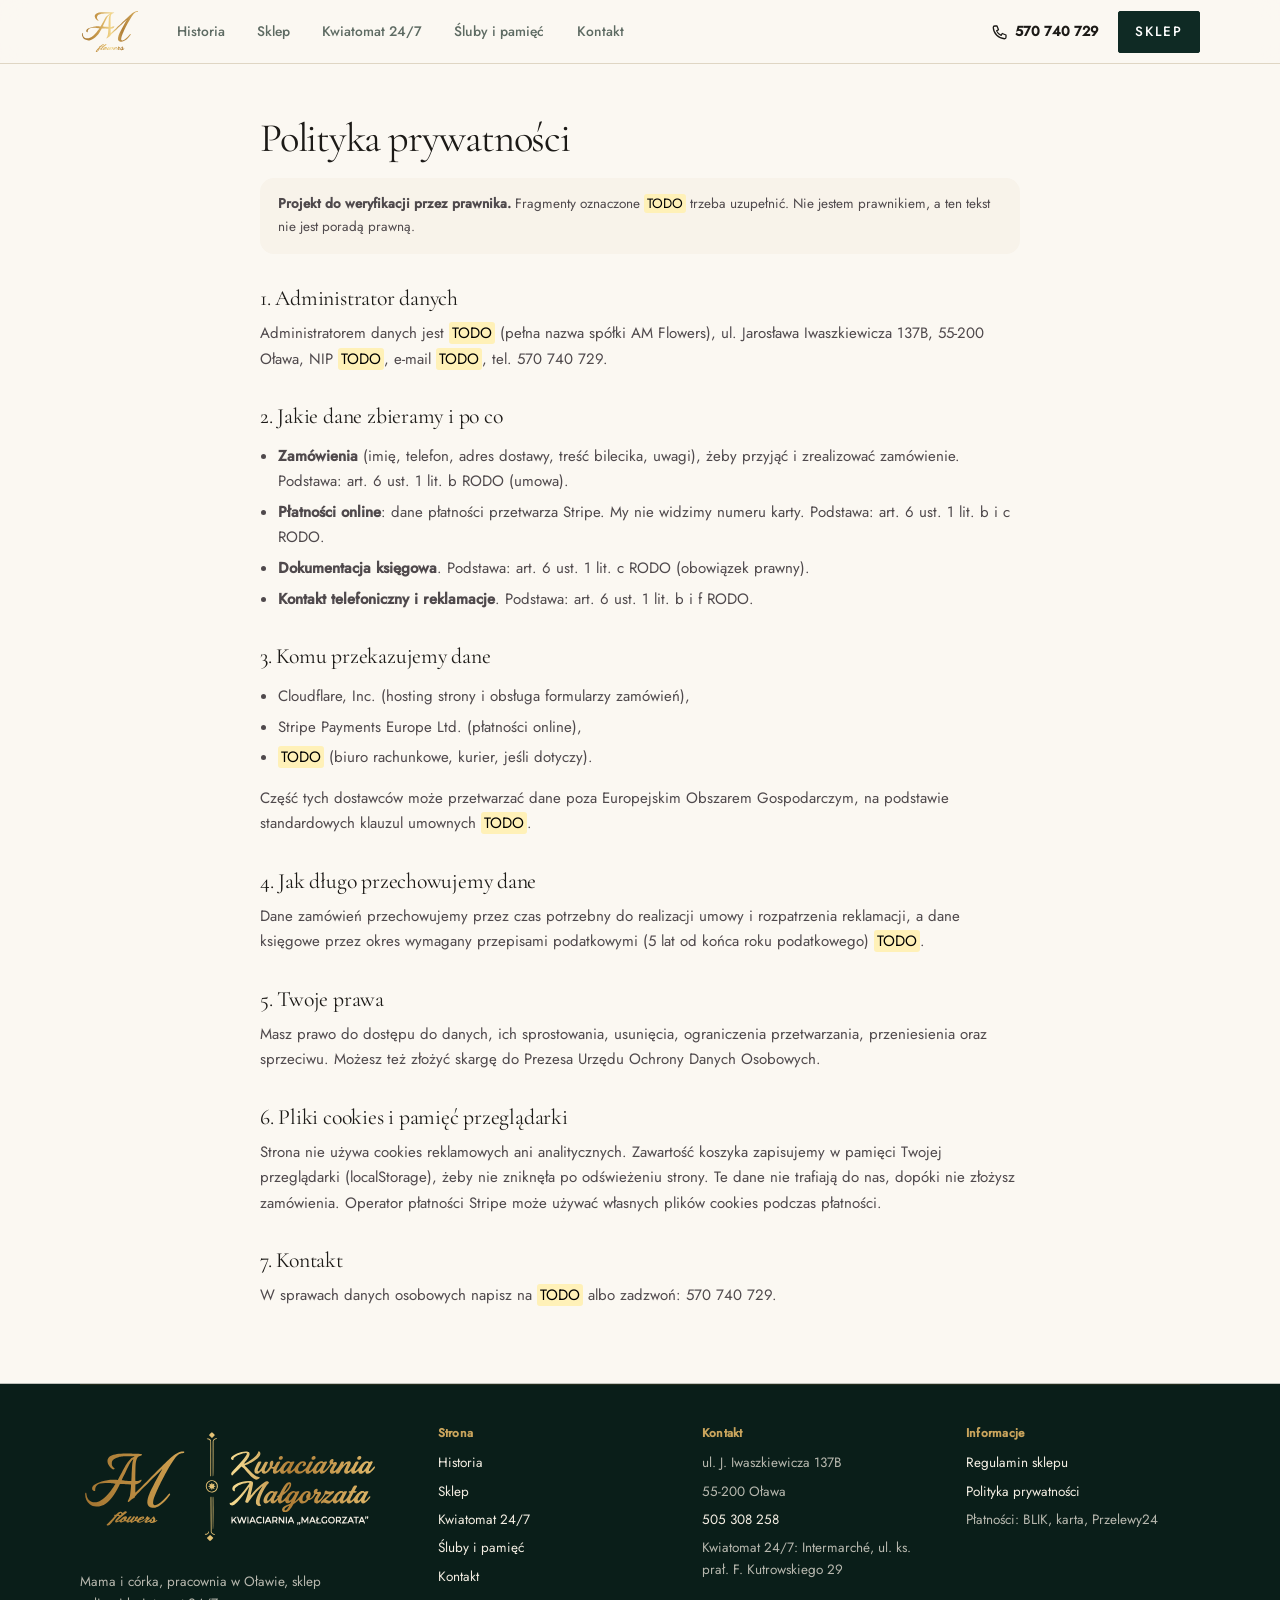
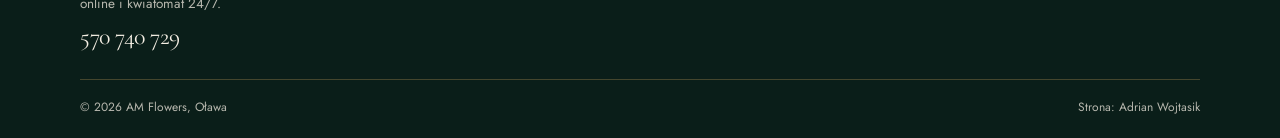
<file: polityka-prywatnosci.html>
<!doctype html>
<html lang="pl">
<head>
<meta charset="utf-8"><meta name="viewport" content="width=device-width, initial-scale=1">
<title>Polityka prywatności, AM Flowers</title>
<meta name="description" content="Polityka prywatności AM Flowers (dawniej Kwiaciarnia Małgorzata) w Oławie."><meta name="robots" content="noindex"><meta name="theme-color" content="#FBF8F2">
<link rel="icon" href="favicon.svg" type="image/svg+xml">
<style>
/* AM Flowers · tokens from brandbook.config.json */
@font-face{font-family:'Cormorant';font-weight:400;font-style:normal;font-display:swap;src:url(fonts/cormorant-garamond-latin-400-normal.woff2) format('woff2');unicode-range:U+0000-00FF,U+0131,U+0152-0153,U+02BB-02BC,U+02C6,U+02DA,U+02DC,U+2000-206F,U+20AC,U+2122,U+2212}
@font-face{font-family:'Cormorant';font-weight:400;font-style:normal;font-display:swap;src:url(fonts/cormorant-garamond-latin-ext-400-normal.woff2) format('woff2');unicode-range:U+0100-02AF,U+1E00-1EFF,U+2020,U+20A0-20AB,U+20AD-20CF,U+2113,U+2C60-2C7F,U+A720-A7FF}
@font-face{font-family:'Cormorant';font-weight:500;font-style:normal;font-display:swap;src:url(fonts/cormorant-garamond-latin-500-normal.woff2) format('woff2');unicode-range:U+0000-00FF,U+0131,U+0152-0153,U+02BB-02BC,U+02C6,U+02DA,U+02DC,U+2000-206F,U+20AC,U+2122,U+2212}
@font-face{font-family:'Cormorant';font-weight:500;font-style:normal;font-display:swap;src:url(fonts/cormorant-garamond-latin-ext-500-normal.woff2) format('woff2');unicode-range:U+0100-02AF,U+1E00-1EFF,U+2020,U+20A0-20AB,U+20AD-20CF,U+2113,U+2C60-2C7F,U+A720-A7FF}
@font-face{font-family:'Cormorant';font-weight:400;font-style:italic;font-display:swap;src:url(fonts/cormorant-garamond-latin-400-italic.woff2) format('woff2');unicode-range:U+0000-00FF,U+0131,U+0152-0153,U+02BB-02BC,U+02C6,U+02DA,U+02DC,U+2000-206F,U+20AC,U+2122,U+2212}
@font-face{font-family:'Cormorant';font-weight:400;font-style:italic;font-display:swap;src:url(fonts/cormorant-garamond-latin-ext-400-italic.woff2) format('woff2');unicode-range:U+0100-02AF,U+1E00-1EFF,U+2020,U+20A0-20AB,U+20AD-20CF,U+2113,U+2C60-2C7F,U+A720-A7FF}
@font-face{font-family:'Jost';font-weight:400;font-display:swap;src:url(fonts/jost-latin-400-normal.woff2) format('woff2');unicode-range:U+0000-00FF,U+0131,U+0152-0153,U+02BB-02BC,U+02C6,U+02DA,U+02DC,U+2000-206F,U+20AC,U+2122,U+2212}
@font-face{font-family:'Jost';font-weight:400;font-display:swap;src:url(fonts/jost-latin-ext-400-normal.woff2) format('woff2');unicode-range:U+0100-02AF,U+1E00-1EFF,U+2020,U+20A0-20AB,U+20AD-20CF,U+2113,U+2C60-2C7F,U+A720-A7FF}
@font-face{font-family:'Jost';font-weight:500;font-display:swap;src:url(fonts/jost-latin-500-normal.woff2) format('woff2');unicode-range:U+0000-00FF,U+0131,U+0152-0153,U+02BB-02BC,U+02C6,U+02DA,U+02DC,U+2000-206F,U+20AC,U+2122,U+2212}
@font-face{font-family:'Jost';font-weight:500;font-display:swap;src:url(fonts/jost-latin-ext-500-normal.woff2) format('woff2');unicode-range:U+0100-02AF,U+1E00-1EFF,U+2020,U+20A0-20AB,U+20AD-20CF,U+2113,U+2C60-2C7F,U+A720-A7FF}

:root{
  --bg:#FBF8F2;--surface:#fff;--blush:#F4EEE3;--blush-2:#F8F3EA;--sage:#C9A45C;--sage-2:#EEF0EA;--leaf:#0F2A24;--ink:#1C1A17;--muted:#5E6B63;--line:rgba(122,90,34,.22);--rose:#0F2A24;--rose-deep:#163A32;--f-d:'Cormorant',Georgia,serif;--f-t:'Jost',system-ui,-apple-system,'Segoe UI',sans-serif;
  
  --nav-h:64px;--r:14px;--r-lg:22px;--ease:cubic-bezier(.22,1,.36,1);--wrap:min(1180px,100% - clamp(2rem,6vw,5rem));
}
*,*::before,*::after{box-sizing:border-box}
html{-webkit-text-size-adjust:100%;scroll-behavior:smooth}
body{margin:0;background:var(--bg);color:var(--ink);font:400 1rem/1.6 var(--f-t);-webkit-font-smoothing:antialiased;overflow-x:clip;accent-color:var(--rose)}
body.lock{overflow:hidden}
img{display:block;max-width:100%}
[hidden]{display:none!important}
a{color:inherit}
h1,h2,h3{font-family:var(--f-d);font-weight:400;letter-spacing:-.02em;line-height:1.08;margin:0;font-variation-settings:"SOFT" 100;text-wrap:balance}
p{margin:0}
::selection{background:var(--blush);color:#2F2A2B}
:focus-visible{outline:2px solid var(--rose);outline-offset:3px;border-radius:6px}
.wrap{width:var(--wrap);margin-inline:auto}
svg.i{width:18px;height:18px;flex:none;fill:none;stroke:currentColor;stroke-width:1.7;stroke-linecap:round;stroke-linejoin:round}
.sr-only{position:absolute;width:1px;height:1px;overflow:hidden;clip:rect(0 0 0 0);white-space:nowrap}
.btn{display:inline-flex;align-items:center;justify-content:center;gap:.5rem;min-height:46px;padding:.65rem 1.3rem;border-radius:999px;border:1.5px solid var(--rose);background:var(--rose);color:#fff;font:600 .92rem/1 var(--f-t);text-decoration:none;cursor:pointer;white-space:nowrap;transition:background-color .25s var(--ease),border-color .25s,box-shadow .3s var(--ease),transform .2s var(--ease)}
.btn:hover{background:var(--rose-deep);border-color:var(--rose-deep);box-shadow:0 8px 20px -10px rgba(194,68,104,.6)}
.btn:active{transform:scale(.98)}
.btn--ghost{background:transparent;color:var(--ink);border-color:var(--line)}
.btn--ghost:hover{background:var(--surface);border-color:var(--ink);box-shadow:none}
.btn--block{width:100%}
.btn[disabled]{opacity:.5;pointer-events:none}
.icon-btn{width:40px;height:40px;border-radius:50%;border:1.5px solid var(--line);background:transparent;color:var(--ink);display:grid;place-items:center;cursor:pointer;transition:border-color .2s,background-color .2s}
.icon-btn:hover{border-color:var(--ink);background:var(--surface)}

/* nav */
.nav{position:fixed;inset:0 0 auto;z-index:50;height:var(--nav-h);background:color-mix(in srgb,var(--bg) 88%,transparent);-webkit-backdrop-filter:saturate(1.4) blur(12px);backdrop-filter:saturate(1.4) blur(12px);border-bottom:1px solid var(--line)}
.nav__in{width:var(--wrap);margin:auto;height:100%;display:flex;align-items:center;gap:1.5rem}
.nav__cta{display:flex;align-items:center;gap:.5rem;flex:none;margin-left:auto}
.menu{margin:0 auto!important}
.brand{display:flex;align-items:center;gap:.65rem;text-decoration:none;flex:none}
.brand img{width:38px;height:38px;border-radius:50%;background:#fff;object-fit:cover;box-shadow:0 0 0 1px var(--line)}
.brand b{font:420 1.08rem/1.1 var(--f-d);display:block}.brand small{display:block;font-size:.72rem;color:var(--muted);margin-top:2px}
.menu{display:flex;gap:.25rem;margin:0 auto;padding:0;list-style:none}
.menu a{display:block;padding:.55rem .95rem;border-radius:999px;text-decoration:none;font-size:.92rem;font-weight:500;color:var(--muted);white-space:nowrap;transition:color .3s,background-color .3s}
.menu a:hover{color:var(--ink)}.menu a[aria-current]{color:var(--ink);background:var(--blush)}
.cartbtn{position:relative;display:inline-flex;align-items:center;gap:.5rem;min-height:42px;padding:.5rem 1rem .5rem .85rem;border-radius:999px;border:1.5px solid var(--ink);background:var(--ink);color:var(--bg);font:600 .9rem/1 var(--f-t);cursor:pointer;transition:transform .3s var(--ease)}
.cartbtn .count{display:grid;place-items:center;min-width:22px;height:22px;padding:0 .35rem;border-radius:999px;background:var(--rose);color:#fff;font-size:.75rem}
.cartbtn.bump{animation:bump .6s var(--ease)}
@keyframes bump{30%{transform:scale(1.08)}60%{transform:scale(.97)}}


.doc{width:min(760px,100% - clamp(2rem,6vw,5rem));margin:0 auto;padding:calc(var(--nav-h) + clamp(2rem,5vw,3.5rem)) 0 1rem}
.doc h1{font-size:clamp(2.2rem,5vw,3.2rem);font-weight:320;letter-spacing:-.03em}
.doc .draft{margin:1.2rem 0 2rem;padding:1rem 1.2rem;border-radius:14px;background:var(--blush-2);font-size:.9rem}
.doc h2{font-size:1.45rem;margin:2.2rem 0 .7rem}
.doc p,.doc li{color:#4F494C;line-height:1.7}
.doc ol,.doc ul{padding-left:1.2rem;display:grid;gap:.35rem}
.doc mark{background:#FFF1B8;padding:0 .2rem;border-radius:3px}
.doc .toc{display:flex;flex-wrap:wrap;gap:.4rem;margin:0 0 1rem;padding:0;list-style:none}
.doc .toc a{display:inline-block;padding:.35rem .8rem;border-radius:999px;background:var(--surface);box-shadow:0 0 0 1px var(--line);font-size:.82rem;text-decoration:none;transition:box-shadow .2s}
.doc .toc a:hover{box-shadow:0 0 0 1px var(--ink)}




/* ===== mega menu ===== */
.menu a .menu__desc{display:none}
.mega{position:absolute;left:0;top:calc(var(--nav-h) - 6px);z-index:49;pointer-events:none;width:0}
.mega__box{position:absolute;left:0;top:0;width:var(--mw,560px);height:var(--mh,240px);transform:translateX(var(--mx,0px)) translateY(8px) scale(.98);transform-origin:var(--mo,50%) 0;
  background:var(--surface);border-radius:20px;box-shadow:0 30px 60px -30px rgba(47,42,43,.45),0 0 0 1px var(--line);opacity:0;overflow:hidden;
  transition:opacity .25s var(--ease),transform .45s var(--ease),width .45s var(--ease),height .45s var(--ease)}
.mega.on{pointer-events:auto}
.mega.on .mega__box{opacity:1;transform:translateX(var(--mx,0px)) translateY(0) scale(1)}
.mega.instant .mega__box{transition:opacity .25s var(--ease),transform .45s var(--ease)}
.mega__tip{position:absolute;top:-6px;left:var(--tx,50%);width:12px;height:12px;background:var(--surface);transform:rotate(45deg);transition:left .45s var(--ease);box-shadow:-1px -1px 0 var(--line)}
.mega__track{position:relative;width:100%;height:100%}
.mp{position:absolute;left:0;top:0;padding:1.2rem;display:grid;gap:1.2rem;opacity:0;visibility:hidden;transform:translateX(var(--from,0px));
  transition:opacity .3s var(--ease),transform .45s var(--ease),visibility 0s .45s}
.mp.on{opacity:1;visibility:visible;transform:none;transition:opacity .35s .05s var(--ease),transform .45s var(--ease),visibility 0s}
.mp>*,.mp__list>*,.mp__thumbs>*{opacity:0;transform:translateY(6px);transition:opacity .4s var(--ease),transform .5s var(--ease)}
.mp.on>*,.mp.on .mp__list>*,.mp.on .mp__thumbs>*{opacity:1;transform:none}
.mp.on .mp__list>*:nth-child(2),.mp.on .mp__thumbs>*:nth-child(2){transition-delay:.05s}
.mp.on .mp__list>*:nth-child(3),.mp.on .mp__thumbs>*:nth-child(3){transition-delay:.1s}
.mp.on .mp__list>*:nth-child(4){transition-delay:.15s}
.mp[data-p="oferta"]{grid-template-columns:200px auto;width:620px}
.mp--shop,.mp[data-p="sluby"]{grid-template-columns:300px 210px;width:560px}
.mp--small{width:320px;gap:.9rem}
.mp__h{display:block;font:400 1.35rem/1.1 var(--f-display);margin-bottom:.4rem}
.mp p,.mp small{font-size:.84rem;color:var(--muted)}
.mp a{text-decoration:none;color:inherit}
.mp__text{display:flex;flex-direction:column;justify-content:space-between;gap:.8rem;padding:.3rem 0}
.mp__more{display:inline-flex;align-items:center;gap:.35rem;font-weight:600;font-size:.85rem;color:var(--rose)!important;min-height:36px}
.mp__more svg{width:16px;height:16px;transition:transform .35s var(--ease)}
.mp__more:hover svg{transform:translateX(4px)}
.mp__thumbs{display:grid;grid-template-columns:repeat(3,120px);gap:.6rem}
.mp__th{position:relative;display:block;aspect-ratio:3/4;border-radius:12px;overflow:hidden;background:var(--blush)}
.mp__th img,.mp__item img,.mp__feat img{width:100%;height:100%;object-fit:cover;transition:transform .8s var(--ease)}
.mp__th span{position:absolute;left:.5rem;bottom:.45rem;color:#fff;font:italic 360 .9rem var(--f-display);text-shadow:0 1px 8px rgba(0,0,0,.5)}
.mp__th:hover img,.mp__item:hover img,.mp__feat:hover img{transform:scale(1.07)}
.mp__list{display:flex;flex-direction:column;gap:.2rem}
.mp__item{display:grid;grid-template-columns:52px 1fr;gap:.8rem;align-items:center;padding:.45rem;border-radius:12px;transition:background-color .25s var(--ease)}
.mp__item img{width:52px;height:52px;border-radius:10px}
.mp__item:hover,.mp__row:hover{background:var(--blush-2)}
.mp__item b,.mp__row b{display:block;font-weight:600;font-size:.92rem}
.mp__item small,.mp__row small{display:block;margin-top:.05rem}
.mp__row{display:block;padding:.6rem .7rem;border-radius:12px;transition:background-color .25s var(--ease)}
.mp__list .mp__more{padding-left:.7rem}
.mp__feat{position:relative;display:block;border-radius:14px;overflow:hidden;background:var(--blush);min-height:230px}
.mp__badge{position:absolute;left:.6rem;top:.6rem;background:var(--rose);color:#fff;border-radius:999px;padding:.2rem .6rem;font-size:.72rem;font-weight:600}
.mp__cap{position:absolute;left:0;right:0;bottom:0;padding:2rem .8rem .7rem;background:linear-gradient(180deg,transparent,rgba(27,23,24,.7));color:#fff}
.mp__cap b{display:block;font:400 1.05rem var(--f-display)}.mp__cap small{color:rgba(255,255,255,.85);font-size:.76rem}
.mp__rate{display:flex;align-items:center;gap:.7rem;flex-wrap:wrap}
.mp__rate b{font:300 2.8rem/1 var(--f-display);letter-spacing:-.04em}
.mp__stars{display:inline-flex;color:var(--rose)}.mp__stars svg{width:15px;height:15px;fill:currentColor}
.mp__rate small{width:100%}
.mp__quote{margin:0;font:italic 360 1rem/1.45 var(--f-display);padding:.8rem .9rem;border-radius:12px;background:var(--blush-2)}
.mp__quote small{display:block;margin-top:.4rem;font:400 .76rem var(--f-text)}
.mp__tel{font:300 2.2rem/1 var(--f-display);letter-spacing:-.03em;transition:color .25s}
.mp__tel:hover{color:var(--rose)}
.mp__addr{font-size:.9rem!important;color:var(--ink)!important}
.mp__btns{display:flex;gap:1rem;flex-wrap:wrap}
.menu a .menu__chev{display:inline-block;width:10px;height:10px;margin-left:.3rem;vertical-align:.05em;opacity:.5;transition:transform .35s var(--ease),opacity .25s}
.menu a.is-open .menu__chev{transform:rotate(180deg);opacity:1}
@media (max-width:1140px){
  .mega{display:none}.menu a .menu__chev{display:none}
  .nav.is-open .menu a .menu__desc{display:block;font:400 .8rem/1.3 var(--f-text);color:var(--muted);margin-top:.15rem;letter-spacing:0}
}
@media (prefers-reduced-motion:reduce){.mega__box,.mp,.mp>*{transition:none!important}}

/* ===== shared nav ===== */
.menu{position:relative}
.menu a{position:relative;z-index:1;background:none!important}
.menu a[aria-current],.menu a.is-active{color:var(--ink)}
.menu a::after{content:"";position:absolute;left:50%;bottom:2px;width:5px;height:5px;margin-left:-2.5px;border-radius:50%;background:var(--rose);transform:scale(0);transition:transform .45s cubic-bezier(.34,1.56,.64,1)}
.menu a[aria-current]::after,.menu a.is-active::after{transform:scale(1)}
.menu__pill{position:absolute;z-index:0;top:4px;left:0;height:calc(100% - 8px);width:0;border-radius:999px;background:var(--blush-2);opacity:0;pointer-events:none;
  transition:transform .45s var(--ease),width .45s var(--ease),opacity .3s var(--ease)}
.menu__pill.on{opacity:1}
.burger{display:none;width:44px;height:44px;border:0;border-radius:999px;background:transparent;color:inherit;cursor:pointer;position:relative}
.burger span{position:absolute;left:13px;right:13px;height:1.5px;background:currentColor;transition:transform .4s var(--ease),opacity .2s}
.burger span:nth-child(1){top:17px}.burger span:nth-child(2){top:22px}.burger span:nth-child(3){top:27px}
.burger[aria-expanded="true"] span:nth-child(1){transform:translateY(5px) rotate(45deg)}
.burger[aria-expanded="true"] span:nth-child(2){opacity:0}
.burger[aria-expanded="true"] span:nth-child(3){transform:translateY(-5px) rotate(-45deg)}
.nav__tel{display:inline-flex;align-items:center;gap:.45rem;padding:.5rem .8rem;border-radius:999px;text-decoration:none;font-weight:600;font-size:.92rem;min-height:44px;transition:background .25s}
.nav__tel:hover{background:var(--blush-2)}
@media (max-width:1140px){
  .menu{display:none!important}.burger{display:block}.menu__pill{display:none}
  .nav__tel span{display:none}
  .nav.is-open .menu{display:flex!important;position:fixed;inset:var(--nav-h) 0 auto 0;flex-direction:column;gap:0;margin:0;padding:1rem clamp(1rem,5vw,2.5rem) 2rem;background:var(--bg);border-bottom:1px solid var(--line);box-shadow:0 30px 40px -30px rgba(47,42,43,.3)}
  .nav.is-open .menu a{font:360 1.6rem/1.2 var(--f-display);color:var(--ink);padding:.8rem 0;border-radius:0;border-bottom:1px solid var(--line);animation:mIn .5s var(--ease) both}
  .nav.is-open .menu li:nth-child(2) a{animation-delay:.04s}.nav.is-open .menu li:nth-child(3) a{animation-delay:.08s}.nav.is-open .menu li:nth-child(4) a{animation-delay:.12s}.nav.is-open .menu li:nth-child(5) a{animation-delay:.16s}
  .nav.is-open .menu a::after{left:auto;right:0;top:50%;bottom:auto;margin:-2.5px 0 0}
}
@keyframes mIn{from{opacity:0;transform:translateY(8px)}}
@media (max-width:560px){.nav__in{gap:.5rem}.brand{min-width:0}.brand span{min-width:0}.brand b{font-size:.98rem;white-space:normal;line-height:1.1}.brand small{display:none}.nav__cta{gap:.25rem}.cartbtn{padding:.5rem .75rem}.nav__tel{padding:.5rem .6rem}}

/* ===== skala (mniejsza, spokojniejsza) ===== */
html{font-size:15px}
:root{--wrap:min(1120px,100% - clamp(2rem,6vw,5rem))}
h2{font-size:clamp(1.7rem,2.7vw,2.35rem)}
.hero h1{font-size:clamp(2.1rem,min(4.1vw,7svh),3.5rem)}
.order .order__head h2{font-size:clamp(1.7rem,2.7vw,2.35rem)}
.gal__word{font-size:clamp(4rem,min(14.5vw,25svh),12.5rem)}
.bigtel{font-size:clamp(2.2rem,4.4vw,3.4rem)}
.slide blockquote{font-size:clamp(1.15rem,1.9vw,1.6rem)}
.rating b{font-size:clamp(3rem,5vw,4rem)}
.head h1{font-size:clamp(2.1rem,4vw,3.1rem)}
.feat__cap b{font-size:clamp(1.3rem,2vw,1.7rem)}
.btn{min-height:44px;padding:.6rem 1.2rem}
.nav .btn,.cartbtn{min-height:40px}
.mega .mp__tel{font-size:1.9rem}
.foot__tel{font-size:1.4rem!important}
.doc h1{font-size:clamp(2rem,4vw,2.7rem)}

/* ===== shared footer ===== */
.foot{width:var(--wrap);margin:clamp(2.5rem,6vw,4rem) auto 0;padding:clamp(2rem,4vw,2.8rem) 0 1.4rem;border-top:1px solid var(--line);display:grid;grid-template-columns:1.4fr repeat(3,1fr);gap:2rem;font-size:.9rem}
.foot h3{font:600 .8rem/1 var(--f-text,'Jost',sans-serif);letter-spacing:.02em;color:var(--muted);margin:0 0 .9rem}
.foot ul{list-style:none;margin:0;padding:0;display:grid;gap:.45rem}
.foot a{color:var(--ink);text-decoration:none;background:linear-gradient(currentColor,currentColor) 0 100%/0 1px no-repeat;transition:background-size .4s var(--ease)}
.foot a:hover{background-size:100% 1px}
.foot__brand{display:flex;flex-direction:column;gap:.7rem}
.foot__brand b{font:400 1.35rem/1.1 var(--f-display,'Cormorant',serif)}
.foot__brand p{color:var(--muted);max-width:32ch;margin:0}
.foot__tel{font:300 1.6rem/1 var(--f-display,'Cormorant',serif)!important;letter-spacing:-.02em}
.foot__bottom{grid-column:1/-1;display:flex;justify-content:space-between;flex-wrap:wrap;gap:.6rem;padding-top:1.2rem;border-top:1px solid var(--line);color:var(--muted);font-size:.8rem}
@media (max-width:860px){.foot{grid-template-columns:1fr 1fr}.foot__brand{grid-column:1/-1}}
@media (max-width:560px){.foot{grid-template-columns:1fr}}

/* AM Flowers overrides */
h1,h2,h3{font-variation-settings:normal!important;letter-spacing:-.01em}
h1 em,h2 em{color:#7A5A22}
.btn,.cartbtn,.tabs button,.tabs__pill{border-radius:2px!important}
.btn{letter-spacing:.12em;text-transform:uppercase;font-size:.8rem;font-weight:500}
.nav .brand img{height:46px!important;width:auto!important;border-radius:0!important;background:none!important;box-shadow:none!important;object-fit:contain!important}
:root{--r:4px;--r-lg:6px}
.foot{background:#0A1E19!important;color:#F4EEE3;box-shadow:0 0 0 100vmax #0A1E19;clip-path:inset(0 -100vmax);margin-bottom:0!important}
.foot h3{color:#C9A45C!important}.foot a,.foot b{color:#F4EEE3!important}
.foot p,.foot li,.foot__bottom,.foot__bottom span{color:rgba(244,238,227,.74)!important}
.foot__bottom{border-color:rgba(201,164,92,.3)!important}
::selection{background:#F4EEE3;color:#1C1A17}
</style>
<link rel="stylesheet" href="css/arrive.css?v=1">
<script src="js/arrive.js?v=1"></script>
</head>
<body>
<div class="arrive-veil" aria-hidden="true"><i class="l"></i><i class="r"></i><div class="mark"><img src="logo/am-flowers-gold.svg" alt="" width="1233" height="947"><p>Dwa pokolenia,<br><b>AM</b>iłość do kwiatów ta sama.</p></div></div>
<header class="nav">
  <div class="nav__in">
    <a class="brand" href="index.html" aria-label="AM Flowers, strona główna"><img src="logo/am-flowers-gold.svg" width="1233" height="947" alt="AM Flowers"></a>
    <nav aria-label="Główna"><ul class="menu"><li><a href="index.html#historia">Historia</a></li><li><a href="sklep.html">Sklep</a></li><li><a href="index.html#kwiatomat">Kwiatomat 24/7</a></li><li><a href="index.html#okazje">Śluby i pamięć</a></li><li><a href="index.html#kontakt">Kontakt</a></li></ul></nav>
    <div class="nav__cta"><a class="nav__tel" href="tel:+48570740729" aria-label="Zadzwoń: 570 740 729"><svg class="i" viewBox="0 0 24 24"><path d="M5 4h3l2 5-2.5 1.5a11 11 0 0 0 6 6L15 14l5 2v3a2 2 0 0 1-2 2A16 16 0 0 1 3 6a2 2 0 0 1 2-2"/></svg><span>570 740 729</span></a><a class="btn" href="sklep.html" style="min-height:42px;padding:.55rem 1.1rem;font-size:.9rem">Sklep</a></div>
  </div>
</header>
<main class="doc">
<h1>Polityka prywatności</h1>
<p class="draft"><b>Projekt do weryfikacji przez prawnika.</b> Fragmenty oznaczone <mark>TODO</mark> trzeba uzupełnić. Nie jestem prawnikiem, a ten tekst nie jest poradą prawną.</p>
<h2>1. Administrator danych</h2>
<p>Administratorem danych jest <mark>TODO</mark> (pełna nazwa spółki AM Flowers), ul. Jarosława Iwaszkiewicza 137B, 55-200 Oława, NIP <mark>TODO</mark>, e-mail <mark>TODO</mark>, tel. 570 740 729.</p>
<h2>2. Jakie dane zbieramy i po co</h2>
<ul><li><b>Zamówienia</b> (imię, telefon, adres dostawy, treść bilecika, uwagi), żeby przyjąć i zrealizować zamówienie. Podstawa: art. 6 ust. 1 lit. b RODO (umowa).</li>
<li><b>Płatności online</b>: dane płatności przetwarza Stripe. My nie widzimy numeru karty. Podstawa: art. 6 ust. 1 lit. b i c RODO.</li>
<li><b>Dokumentacja księgowa</b>. Podstawa: art. 6 ust. 1 lit. c RODO (obowiązek prawny).</li>
<li><b>Kontakt telefoniczny i reklamacje</b>. Podstawa: art. 6 ust. 1 lit. b i f RODO.</li></ul>
<h2>3. Komu przekazujemy dane</h2>
<ul><li>Cloudflare, Inc. (hosting strony i obsługa formularzy zamówień),</li><li>Stripe Payments Europe Ltd. (płatności online),</li><li><mark>TODO</mark> (biuro rachunkowe, kurier, jeśli dotyczy).</li></ul>
<p>Część tych dostawców może przetwarzać dane poza Europejskim Obszarem Gospodarczym, na podstawie standardowych klauzul umownych <mark>TODO</mark>.</p>
<h2>4. Jak długo przechowujemy dane</h2>
<p>Dane zamówień przechowujemy przez czas potrzebny do realizacji umowy i rozpatrzenia reklamacji, a dane księgowe przez okres wymagany przepisami podatkowymi (5 lat od końca roku podatkowego) <mark>TODO</mark>.</p>
<h2>5. Twoje prawa</h2>
<p>Masz prawo do dostępu do danych, ich sprostowania, usunięcia, ograniczenia przetwarzania, przeniesienia oraz sprzeciwu. Możesz też złożyć skargę do Prezesa Urzędu Ochrony Danych Osobowych.</p>
<h2>6. Pliki cookies i pamięć przeglądarki</h2>
<p>Strona nie używa cookies reklamowych ani analitycznych. Zawartość koszyka zapisujemy w pamięci Twojej przeglądarki (localStorage), żeby nie zniknęła po odświeżeniu strony. Te dane nie trafiają do nas, dopóki nie złożysz zamówienia. Operator płatności Stripe może używać własnych plików cookies podczas płatności.</p>
<h2>7. Kontakt</h2>
<p>W sprawach danych osobowych napisz na <mark>TODO</mark> albo zadzwoń: 570 740 729.</p>
</main>





<script>
/* ===== mega menu ===== */
(()=>{const nav=document.querySelector('.nav'),mega=document.getElementById('mega');if(!mega)return;
  const box=mega.querySelector('.mega__box'),panels=[...mega.querySelectorAll('.mp')];
  const links=[...document.querySelectorAll('.menu a[data-mega]')];let cur=null,t=null,curIdx=-1;
  const order=links.map(a=>a.dataset.mega);
  function open(a){clearTimeout(t);const id=a.dataset.mega,p=panels.find(x=>x.dataset.p===id);if(!p||matchMedia('(max-width:1140px)').matches)return;
    const idx=order.indexOf(id);const first=!mega.classList.contains('on');
    panels.forEach(x=>{if(x!==p){x.style.setProperty('--from',(idx>curIdx?-40:40)+'px');x.classList.remove('on')}});
    p.style.setProperty('--from',first?'0px':(idx>curIdx?40:-40)+'px');
    const w=p.offsetWidth,h=p.offsetHeight,nr=nav.getBoundingClientRect(),ar=a.getBoundingClientRect();
    let x=ar.left+ar.width/2-w/2-nr.left;x=Math.max(16,Math.min(x,nr.width-w-16));
    mega.classList.toggle('instant',first);
    box.style.setProperty('--mw',w+'px');box.style.setProperty('--mh',h+'px');box.style.setProperty('--mx',x+'px');
    box.style.setProperty('--tx',(ar.left+ar.width/2-nr.left-x-6)+'px');box.style.setProperty('--mo',(ar.left+ar.width/2-nr.left-x)+'px');
    requestAnimationFrame(()=>{p.classList.add('on');mega.classList.add('on');mega.setAttribute('aria-hidden','false')});
    links.forEach(l=>{l.classList.toggle('is-open',l===a);l.setAttribute('aria-expanded',l===a)});cur=a;curIdx=idx}
  function close(){t=setTimeout(()=>{mega.classList.remove('on');mega.setAttribute('aria-hidden','true');panels.forEach(x=>x.classList.remove('on'));
    links.forEach(l=>{l.classList.remove('is-open');l.setAttribute('aria-expanded','false')});cur=null;curIdx=-1},160)}
  links.forEach(a=>{a.setAttribute('aria-expanded','false');a.addEventListener('mouseenter',()=>open(a));a.addEventListener('focus',()=>open(a));a.addEventListener('mouseleave',close)});
  mega.addEventListener('mouseenter',()=>clearTimeout(t));mega.addEventListener('mouseleave',close);
  mega.addEventListener('focusin',()=>clearTimeout(t));mega.addEventListener('focusout',e=>{if(!mega.contains(e.relatedTarget)&&!links.includes(e.relatedTarget))close()});
  addEventListener('keydown',e=>{if(e.key==='Escape'&&cur){const c=cur;close();c.focus()}});
  mega.addEventListener('click',e=>{if(e.target.closest('a'))close()});
  addEventListener('scroll',()=>{if(cur&&scrollY>0&&!mega.matches(':hover'))close()},{passive:true});
})();
</script>
<script>
/* ===== shared nav: pill follows the cursor, dot marks the current place ===== */
(()=>{const nav=document.querySelector('.nav'),menu=nav&&nav.querySelector('.menu');if(!menu)return;
  let pill=menu.querySelector('.menu__pill');if(!pill){pill=document.createElement('li');pill.className='menu__pill';pill.setAttribute('aria-hidden','true');menu.appendChild(pill)}
  const links=[...menu.querySelectorAll('a')];
  const to=a=>{if(!a){pill.classList.remove('on');return}pill.style.width=a.offsetWidth+'px';pill.style.transform=`translateX(${a.offsetLeft}px)`;pill.classList.add('on')};
  links.forEach(a=>{a.addEventListener('mouseenter',()=>to(a));a.addEventListener('focus',()=>to(a))});
  const rest=()=>{const open=links.find(l=>l.classList.contains('is-open'));to(open||null)};
  menu.addEventListener('mouseleave',()=>setTimeout(rest,180));
  const mega=document.getElementById('mega');if(mega){mega.addEventListener('mouseleave',()=>setTimeout(rest,200));new MutationObserver(rest).observe(mega,{attributes:true,attributeFilter:['class']})}
  let bg=nav.querySelector('.burger');
  if(!bg){bg=document.createElement('button');bg.className='burger';bg.setAttribute('aria-expanded','false');bg.setAttribute('aria-label','Menu');bg.innerHTML='<span></span><span></span><span></span>';nav.querySelector('.nav__cta').appendChild(bg);
    bg.addEventListener('click',()=>{const o=nav.classList.toggle('is-open');bg.setAttribute('aria-expanded',o)});
    links.forEach(a=>a.addEventListener('click',()=>{nav.classList.remove('is-open');bg.setAttribute('aria-expanded','false')}))}
})();
</script>
<footer class="foot">
  <div class="foot__brand"><img src="logo/lockup-am-x-malgorzata-on-emerald.svg" width="2333" height="926" alt="AM Flowers i Kwiaciarnia Małgorzata" style="width:min(100%,300px);height:auto;margin-bottom:1rem" loading="lazy"><p>Mama i&nbsp;córka, pracownia w&nbsp;Oławie, sklep online i&nbsp;kwiatomat 24/7.</p><a class="foot__tel" href="tel:+48570740729">570 740 729</a></div>
  <div><h3>Strona</h3><ul><li><a href="index.html#historia">Historia</a></li><li><a href="sklep.html">Sklep</a></li><li><a href="index.html#kwiatomat">Kwiatomat 24/7</a></li><li><a href="index.html#okazje">Śluby i pamięć</a></li><li><a href="index.html#kontakt">Kontakt</a></li></ul></div>
  <div><h3>Kontakt</h3><ul><li>ul. J. Iwaszkiewicza 137B</li><li>55-200 Oława</li><li><a href="tel:+48505308258">505 308 258</a></li><li>Kwiatomat 24/7: Intermarché, ul. ks. prał. F. Kutrowskiego 29</li></ul></div>
  <div><h3>Informacje</h3><ul><li><a href="regulamin.html">Regulamin sklepu</a></li><li><a href="polityka-prywatnosci.html">Polityka prywatności</a></li><li>Płatności: BLIK, karta, Przelewy24</li></ul></div>
  <div class="foot__bottom"><span>© 2026 AM Flowers, Oława</span><span>Strona: Adrian Wojtasik</span></div>
</footer>
</body>
</html>
</file>
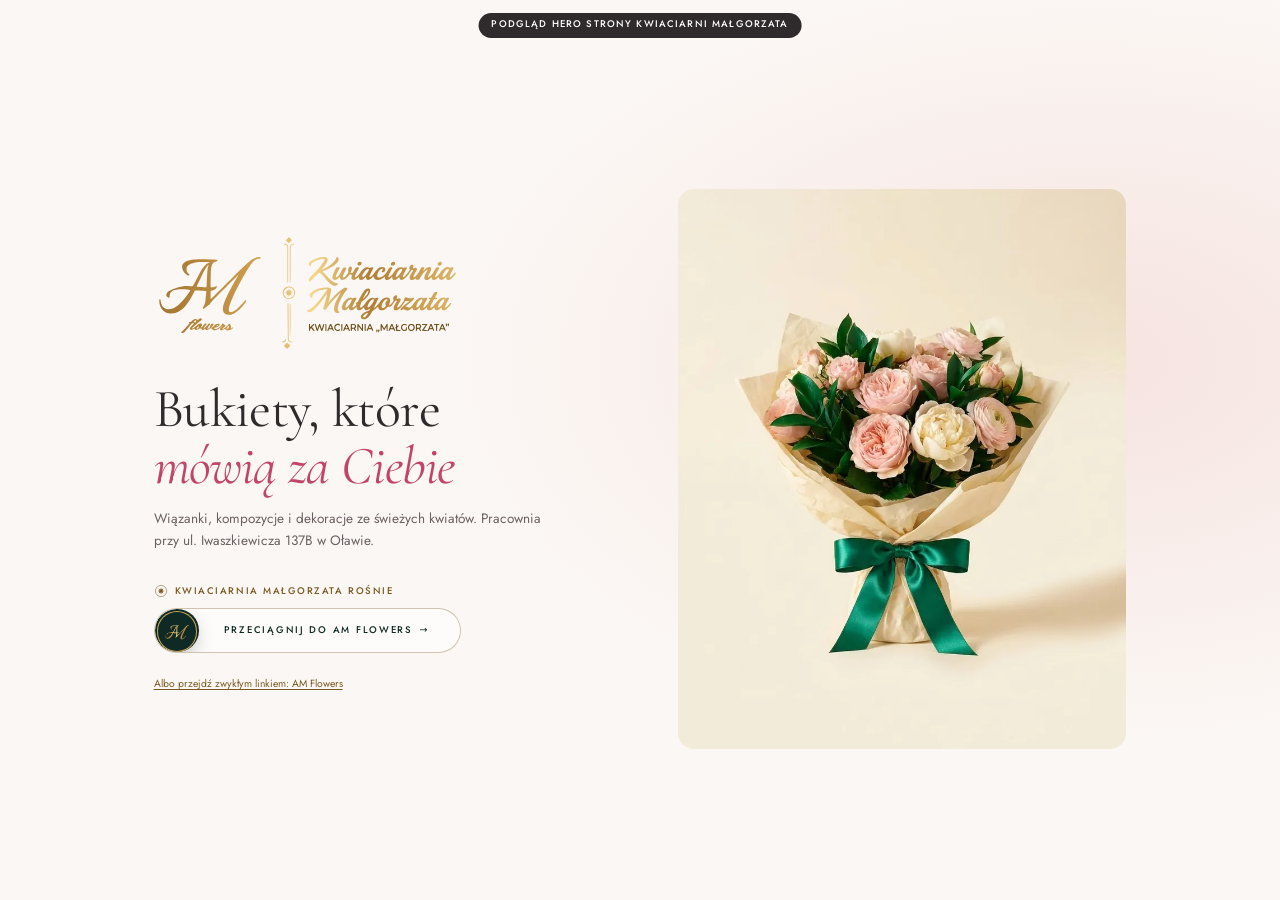
<file: przejscie-demo.html>
<!DOCTYPE html>
<html lang="pl">
<head>
<meta charset="utf-8">
<meta name="viewport" content="width=device-width, initial-scale=1">
<title>Podgląd: suwak w hero Kwiaciarni Małgorzata</title>
<meta name="robots" content="noindex">
<link rel="stylesheet" href="css/am.css">
<link rel="stylesheet" href="swipe/am-swipe.css?v=4">
<style>
  body{background:#FBF7F4}
  .demo{min-height:100svh;display:grid;align-items:center;padding:6rem 0 3rem;background:radial-gradient(70% 60% at 85% 40%,#F6E3E0 0%,#FBF7F4 70%)}
  .demo .wrap{display:grid;gap:2.5rem}
  .demo .lock{width:min(100%,24rem)}
  .demo h1{font-size:clamp(2.4rem,6vw,4.2rem);color:#2F2A2B}
  .demo h1 em{font-style:italic;color:#C24468}
  .demo p.lead{color:#6B6164;max-width:32rem;margin-top:1rem;font-size:1.0625rem}
  .note{position:fixed;top:1rem;left:50%;transform:translateX(-50%);background:#2F2A2B;color:#fff;font:500 .75rem/1 var(--sans);letter-spacing:.12em;text-transform:uppercase;padding:.6rem 1rem;border-radius:99px;z-index:5;white-space:nowrap}
  .demo .photo{border-radius:1.25rem;overflow:hidden;aspect-ratio:4/5;max-height:70svh;background:#F6E3E0}
  .demo .photo img{width:100%;height:100%;object-fit:cover}
  @media (min-width:56em){.demo .wrap{grid-template-columns:1.1fr 1fr;align-items:center}}
</style>
</head>
<body>
<p class="note">Podgląd hero strony Kwiaciarni Małgorzata</p>
<main class="demo">
  <div class="wrap">
    <div>
      <img class="lock" src="logo/lockup-am-x-malgorzata.svg" width="2333" height="926" alt="AM Flowers i Kwiaciarnia Małgorzata">
      <h1 style="margin-top:2rem">Bukiety, które <em>mówią za Ciebie</em></h1>
      <p class="lead">Wiązanki, kompozycje i dekoracje ze świeżych kwiatów. Pracownia przy ul. Iwaszkiewicza 137B w Oławie.</p>
      <div style="margin-top:2.5rem">
        <div class="am-swipe" data-href="index.html" data-asset-base=""></div>
      </div>
    </div>
    <div class="photo"><img src="img/f7-800.webp" alt="Bukiet w kremowym papierze"></div>
  </div>
</main>
<script src="swipe/am-swipe.js?v=4" defer></script>
</body>
</html>
</file>
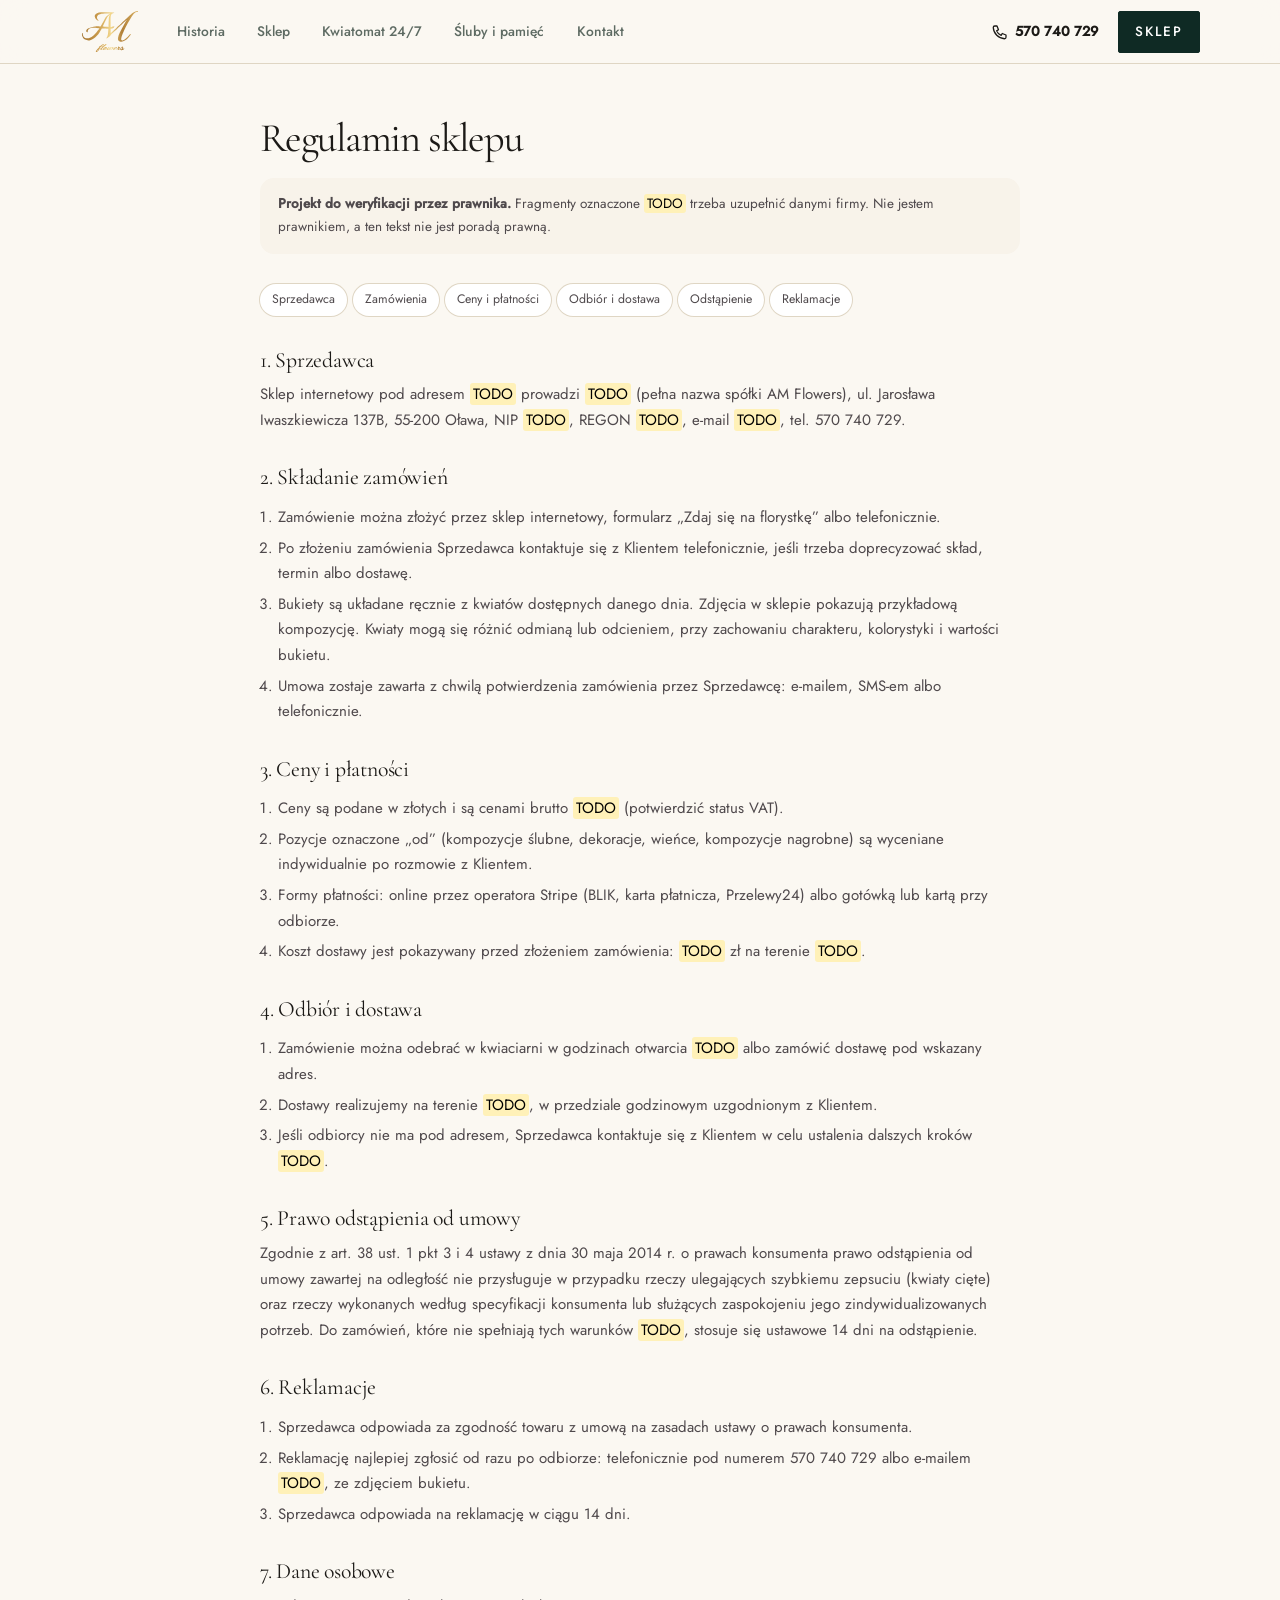
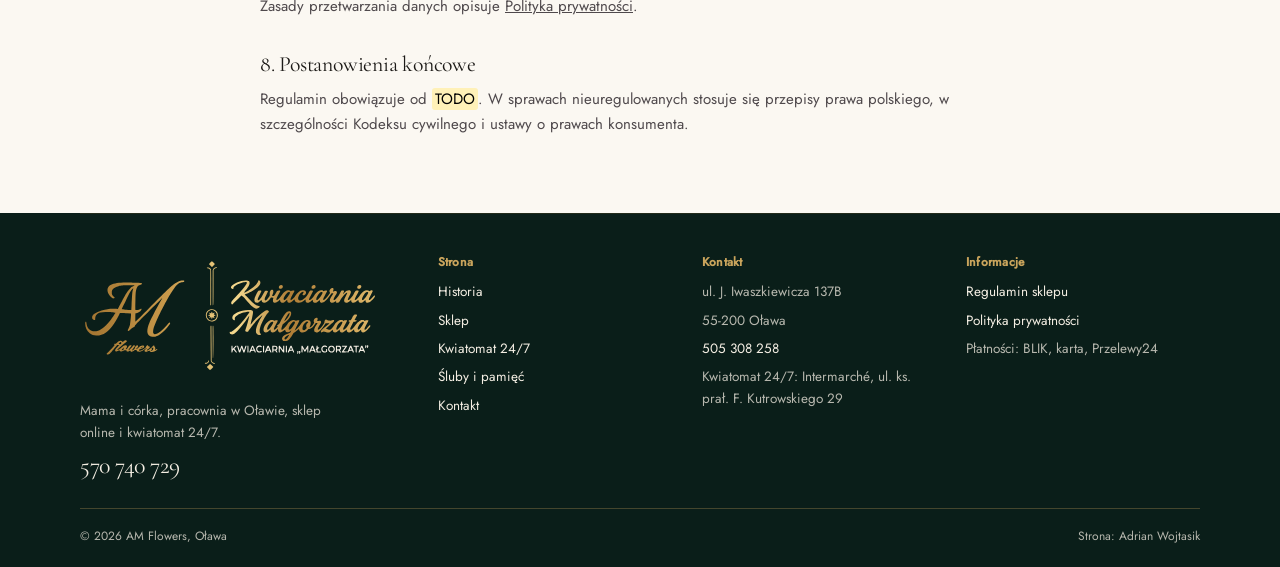
<file: regulamin.html>
<!doctype html>
<html lang="pl">
<head>
<meta charset="utf-8"><meta name="viewport" content="width=device-width, initial-scale=1">
<title>Regulamin sklepu, AM Flowers</title>
<meta name="description" content="Regulamin sklepu internetowego AM Flowers (dawniej Kwiaciarnia Małgorzata) w Oławie."><meta name="robots" content="noindex"><meta name="theme-color" content="#FBF8F2">
<link rel="icon" href="favicon.svg" type="image/svg+xml">
<style>
/* AM Flowers · tokens from brandbook.config.json */
@font-face{font-family:'Cormorant';font-weight:400;font-style:normal;font-display:swap;src:url(fonts/cormorant-garamond-latin-400-normal.woff2) format('woff2');unicode-range:U+0000-00FF,U+0131,U+0152-0153,U+02BB-02BC,U+02C6,U+02DA,U+02DC,U+2000-206F,U+20AC,U+2122,U+2212}
@font-face{font-family:'Cormorant';font-weight:400;font-style:normal;font-display:swap;src:url(fonts/cormorant-garamond-latin-ext-400-normal.woff2) format('woff2');unicode-range:U+0100-02AF,U+1E00-1EFF,U+2020,U+20A0-20AB,U+20AD-20CF,U+2113,U+2C60-2C7F,U+A720-A7FF}
@font-face{font-family:'Cormorant';font-weight:500;font-style:normal;font-display:swap;src:url(fonts/cormorant-garamond-latin-500-normal.woff2) format('woff2');unicode-range:U+0000-00FF,U+0131,U+0152-0153,U+02BB-02BC,U+02C6,U+02DA,U+02DC,U+2000-206F,U+20AC,U+2122,U+2212}
@font-face{font-family:'Cormorant';font-weight:500;font-style:normal;font-display:swap;src:url(fonts/cormorant-garamond-latin-ext-500-normal.woff2) format('woff2');unicode-range:U+0100-02AF,U+1E00-1EFF,U+2020,U+20A0-20AB,U+20AD-20CF,U+2113,U+2C60-2C7F,U+A720-A7FF}
@font-face{font-family:'Cormorant';font-weight:400;font-style:italic;font-display:swap;src:url(fonts/cormorant-garamond-latin-400-italic.woff2) format('woff2');unicode-range:U+0000-00FF,U+0131,U+0152-0153,U+02BB-02BC,U+02C6,U+02DA,U+02DC,U+2000-206F,U+20AC,U+2122,U+2212}
@font-face{font-family:'Cormorant';font-weight:400;font-style:italic;font-display:swap;src:url(fonts/cormorant-garamond-latin-ext-400-italic.woff2) format('woff2');unicode-range:U+0100-02AF,U+1E00-1EFF,U+2020,U+20A0-20AB,U+20AD-20CF,U+2113,U+2C60-2C7F,U+A720-A7FF}
@font-face{font-family:'Jost';font-weight:400;font-display:swap;src:url(fonts/jost-latin-400-normal.woff2) format('woff2');unicode-range:U+0000-00FF,U+0131,U+0152-0153,U+02BB-02BC,U+02C6,U+02DA,U+02DC,U+2000-206F,U+20AC,U+2122,U+2212}
@font-face{font-family:'Jost';font-weight:400;font-display:swap;src:url(fonts/jost-latin-ext-400-normal.woff2) format('woff2');unicode-range:U+0100-02AF,U+1E00-1EFF,U+2020,U+20A0-20AB,U+20AD-20CF,U+2113,U+2C60-2C7F,U+A720-A7FF}
@font-face{font-family:'Jost';font-weight:500;font-display:swap;src:url(fonts/jost-latin-500-normal.woff2) format('woff2');unicode-range:U+0000-00FF,U+0131,U+0152-0153,U+02BB-02BC,U+02C6,U+02DA,U+02DC,U+2000-206F,U+20AC,U+2122,U+2212}
@font-face{font-family:'Jost';font-weight:500;font-display:swap;src:url(fonts/jost-latin-ext-500-normal.woff2) format('woff2');unicode-range:U+0100-02AF,U+1E00-1EFF,U+2020,U+20A0-20AB,U+20AD-20CF,U+2113,U+2C60-2C7F,U+A720-A7FF}

:root{
  --bg:#FBF8F2;--surface:#fff;--blush:#F4EEE3;--blush-2:#F8F3EA;--sage:#C9A45C;--sage-2:#EEF0EA;--leaf:#0F2A24;--ink:#1C1A17;--muted:#5E6B63;--line:rgba(122,90,34,.22);--rose:#0F2A24;--rose-deep:#163A32;--f-d:'Cormorant',Georgia,serif;--f-t:'Jost',system-ui,-apple-system,'Segoe UI',sans-serif;
  
  --nav-h:64px;--r:14px;--r-lg:22px;--ease:cubic-bezier(.22,1,.36,1);--wrap:min(1180px,100% - clamp(2rem,6vw,5rem));
}
*,*::before,*::after{box-sizing:border-box}
html{-webkit-text-size-adjust:100%;scroll-behavior:smooth}
body{margin:0;background:var(--bg);color:var(--ink);font:400 1rem/1.6 var(--f-t);-webkit-font-smoothing:antialiased;overflow-x:clip;accent-color:var(--rose)}
body.lock{overflow:hidden}
img{display:block;max-width:100%}
[hidden]{display:none!important}
a{color:inherit}
h1,h2,h3{font-family:var(--f-d);font-weight:400;letter-spacing:-.02em;line-height:1.08;margin:0;font-variation-settings:"SOFT" 100;text-wrap:balance}
p{margin:0}
::selection{background:var(--blush);color:#2F2A2B}
:focus-visible{outline:2px solid var(--rose);outline-offset:3px;border-radius:6px}
.wrap{width:var(--wrap);margin-inline:auto}
svg.i{width:18px;height:18px;flex:none;fill:none;stroke:currentColor;stroke-width:1.7;stroke-linecap:round;stroke-linejoin:round}
.sr-only{position:absolute;width:1px;height:1px;overflow:hidden;clip:rect(0 0 0 0);white-space:nowrap}
.btn{display:inline-flex;align-items:center;justify-content:center;gap:.5rem;min-height:46px;padding:.65rem 1.3rem;border-radius:999px;border:1.5px solid var(--rose);background:var(--rose);color:#fff;font:600 .92rem/1 var(--f-t);text-decoration:none;cursor:pointer;white-space:nowrap;transition:background-color .25s var(--ease),border-color .25s,box-shadow .3s var(--ease),transform .2s var(--ease)}
.btn:hover{background:var(--rose-deep);border-color:var(--rose-deep);box-shadow:0 8px 20px -10px rgba(194,68,104,.6)}
.btn:active{transform:scale(.98)}
.btn--ghost{background:transparent;color:var(--ink);border-color:var(--line)}
.btn--ghost:hover{background:var(--surface);border-color:var(--ink);box-shadow:none}
.btn--block{width:100%}
.btn[disabled]{opacity:.5;pointer-events:none}
.icon-btn{width:40px;height:40px;border-radius:50%;border:1.5px solid var(--line);background:transparent;color:var(--ink);display:grid;place-items:center;cursor:pointer;transition:border-color .2s,background-color .2s}
.icon-btn:hover{border-color:var(--ink);background:var(--surface)}

/* nav */
.nav{position:fixed;inset:0 0 auto;z-index:50;height:var(--nav-h);background:color-mix(in srgb,var(--bg) 88%,transparent);-webkit-backdrop-filter:saturate(1.4) blur(12px);backdrop-filter:saturate(1.4) blur(12px);border-bottom:1px solid var(--line)}
.nav__in{width:var(--wrap);margin:auto;height:100%;display:flex;align-items:center;gap:1.5rem}
.nav__cta{display:flex;align-items:center;gap:.5rem;flex:none;margin-left:auto}
.menu{margin:0 auto!important}
.brand{display:flex;align-items:center;gap:.65rem;text-decoration:none;flex:none}
.brand img{width:38px;height:38px;border-radius:50%;background:#fff;object-fit:cover;box-shadow:0 0 0 1px var(--line)}
.brand b{font:420 1.08rem/1.1 var(--f-d);display:block}.brand small{display:block;font-size:.72rem;color:var(--muted);margin-top:2px}
.menu{display:flex;gap:.25rem;margin:0 auto;padding:0;list-style:none}
.menu a{display:block;padding:.55rem .95rem;border-radius:999px;text-decoration:none;font-size:.92rem;font-weight:500;color:var(--muted);white-space:nowrap;transition:color .3s,background-color .3s}
.menu a:hover{color:var(--ink)}.menu a[aria-current]{color:var(--ink);background:var(--blush)}
.cartbtn{position:relative;display:inline-flex;align-items:center;gap:.5rem;min-height:42px;padding:.5rem 1rem .5rem .85rem;border-radius:999px;border:1.5px solid var(--ink);background:var(--ink);color:var(--bg);font:600 .9rem/1 var(--f-t);cursor:pointer;transition:transform .3s var(--ease)}
.cartbtn .count{display:grid;place-items:center;min-width:22px;height:22px;padding:0 .35rem;border-radius:999px;background:var(--rose);color:#fff;font-size:.75rem}
.cartbtn.bump{animation:bump .6s var(--ease)}
@keyframes bump{30%{transform:scale(1.08)}60%{transform:scale(.97)}}


.doc{width:min(760px,100% - clamp(2rem,6vw,5rem));margin:0 auto;padding:calc(var(--nav-h) + clamp(2rem,5vw,3.5rem)) 0 1rem}
.doc h1{font-size:clamp(2.2rem,5vw,3.2rem);font-weight:320;letter-spacing:-.03em}
.doc .draft{margin:1.2rem 0 2rem;padding:1rem 1.2rem;border-radius:14px;background:var(--blush-2);font-size:.9rem}
.doc h2{font-size:1.45rem;margin:2.2rem 0 .7rem}
.doc p,.doc li{color:#4F494C;line-height:1.7}
.doc ol,.doc ul{padding-left:1.2rem;display:grid;gap:.35rem}
.doc mark{background:#FFF1B8;padding:0 .2rem;border-radius:3px}
.doc .toc{display:flex;flex-wrap:wrap;gap:.4rem;margin:0 0 1rem;padding:0;list-style:none}
.doc .toc a{display:inline-block;padding:.35rem .8rem;border-radius:999px;background:var(--surface);box-shadow:0 0 0 1px var(--line);font-size:.82rem;text-decoration:none;transition:box-shadow .2s}
.doc .toc a:hover{box-shadow:0 0 0 1px var(--ink)}




/* ===== mega menu ===== */
.menu a .menu__desc{display:none}
.mega{position:absolute;left:0;top:calc(var(--nav-h) - 6px);z-index:49;pointer-events:none;width:0}
.mega__box{position:absolute;left:0;top:0;width:var(--mw,560px);height:var(--mh,240px);transform:translateX(var(--mx,0px)) translateY(8px) scale(.98);transform-origin:var(--mo,50%) 0;
  background:var(--surface);border-radius:20px;box-shadow:0 30px 60px -30px rgba(47,42,43,.45),0 0 0 1px var(--line);opacity:0;overflow:hidden;
  transition:opacity .25s var(--ease),transform .45s var(--ease),width .45s var(--ease),height .45s var(--ease)}
.mega.on{pointer-events:auto}
.mega.on .mega__box{opacity:1;transform:translateX(var(--mx,0px)) translateY(0) scale(1)}
.mega.instant .mega__box{transition:opacity .25s var(--ease),transform .45s var(--ease)}
.mega__tip{position:absolute;top:-6px;left:var(--tx,50%);width:12px;height:12px;background:var(--surface);transform:rotate(45deg);transition:left .45s var(--ease);box-shadow:-1px -1px 0 var(--line)}
.mega__track{position:relative;width:100%;height:100%}
.mp{position:absolute;left:0;top:0;padding:1.2rem;display:grid;gap:1.2rem;opacity:0;visibility:hidden;transform:translateX(var(--from,0px));
  transition:opacity .3s var(--ease),transform .45s var(--ease),visibility 0s .45s}
.mp.on{opacity:1;visibility:visible;transform:none;transition:opacity .35s .05s var(--ease),transform .45s var(--ease),visibility 0s}
.mp>*,.mp__list>*,.mp__thumbs>*{opacity:0;transform:translateY(6px);transition:opacity .4s var(--ease),transform .5s var(--ease)}
.mp.on>*,.mp.on .mp__list>*,.mp.on .mp__thumbs>*{opacity:1;transform:none}
.mp.on .mp__list>*:nth-child(2),.mp.on .mp__thumbs>*:nth-child(2){transition-delay:.05s}
.mp.on .mp__list>*:nth-child(3),.mp.on .mp__thumbs>*:nth-child(3){transition-delay:.1s}
.mp.on .mp__list>*:nth-child(4){transition-delay:.15s}
.mp[data-p="oferta"]{grid-template-columns:200px auto;width:620px}
.mp--shop,.mp[data-p="sluby"]{grid-template-columns:300px 210px;width:560px}
.mp--small{width:320px;gap:.9rem}
.mp__h{display:block;font:400 1.35rem/1.1 var(--f-display);margin-bottom:.4rem}
.mp p,.mp small{font-size:.84rem;color:var(--muted)}
.mp a{text-decoration:none;color:inherit}
.mp__text{display:flex;flex-direction:column;justify-content:space-between;gap:.8rem;padding:.3rem 0}
.mp__more{display:inline-flex;align-items:center;gap:.35rem;font-weight:600;font-size:.85rem;color:var(--rose)!important;min-height:36px}
.mp__more svg{width:16px;height:16px;transition:transform .35s var(--ease)}
.mp__more:hover svg{transform:translateX(4px)}
.mp__thumbs{display:grid;grid-template-columns:repeat(3,120px);gap:.6rem}
.mp__th{position:relative;display:block;aspect-ratio:3/4;border-radius:12px;overflow:hidden;background:var(--blush)}
.mp__th img,.mp__item img,.mp__feat img{width:100%;height:100%;object-fit:cover;transition:transform .8s var(--ease)}
.mp__th span{position:absolute;left:.5rem;bottom:.45rem;color:#fff;font:italic 360 .9rem var(--f-display);text-shadow:0 1px 8px rgba(0,0,0,.5)}
.mp__th:hover img,.mp__item:hover img,.mp__feat:hover img{transform:scale(1.07)}
.mp__list{display:flex;flex-direction:column;gap:.2rem}
.mp__item{display:grid;grid-template-columns:52px 1fr;gap:.8rem;align-items:center;padding:.45rem;border-radius:12px;transition:background-color .25s var(--ease)}
.mp__item img{width:52px;height:52px;border-radius:10px}
.mp__item:hover,.mp__row:hover{background:var(--blush-2)}
.mp__item b,.mp__row b{display:block;font-weight:600;font-size:.92rem}
.mp__item small,.mp__row small{display:block;margin-top:.05rem}
.mp__row{display:block;padding:.6rem .7rem;border-radius:12px;transition:background-color .25s var(--ease)}
.mp__list .mp__more{padding-left:.7rem}
.mp__feat{position:relative;display:block;border-radius:14px;overflow:hidden;background:var(--blush);min-height:230px}
.mp__badge{position:absolute;left:.6rem;top:.6rem;background:var(--rose);color:#fff;border-radius:999px;padding:.2rem .6rem;font-size:.72rem;font-weight:600}
.mp__cap{position:absolute;left:0;right:0;bottom:0;padding:2rem .8rem .7rem;background:linear-gradient(180deg,transparent,rgba(27,23,24,.7));color:#fff}
.mp__cap b{display:block;font:400 1.05rem var(--f-display)}.mp__cap small{color:rgba(255,255,255,.85);font-size:.76rem}
.mp__rate{display:flex;align-items:center;gap:.7rem;flex-wrap:wrap}
.mp__rate b{font:300 2.8rem/1 var(--f-display);letter-spacing:-.04em}
.mp__stars{display:inline-flex;color:var(--rose)}.mp__stars svg{width:15px;height:15px;fill:currentColor}
.mp__rate small{width:100%}
.mp__quote{margin:0;font:italic 360 1rem/1.45 var(--f-display);padding:.8rem .9rem;border-radius:12px;background:var(--blush-2)}
.mp__quote small{display:block;margin-top:.4rem;font:400 .76rem var(--f-text)}
.mp__tel{font:300 2.2rem/1 var(--f-display);letter-spacing:-.03em;transition:color .25s}
.mp__tel:hover{color:var(--rose)}
.mp__addr{font-size:.9rem!important;color:var(--ink)!important}
.mp__btns{display:flex;gap:1rem;flex-wrap:wrap}
.menu a .menu__chev{display:inline-block;width:10px;height:10px;margin-left:.3rem;vertical-align:.05em;opacity:.5;transition:transform .35s var(--ease),opacity .25s}
.menu a.is-open .menu__chev{transform:rotate(180deg);opacity:1}
@media (max-width:1140px){
  .mega{display:none}.menu a .menu__chev{display:none}
  .nav.is-open .menu a .menu__desc{display:block;font:400 .8rem/1.3 var(--f-text);color:var(--muted);margin-top:.15rem;letter-spacing:0}
}
@media (prefers-reduced-motion:reduce){.mega__box,.mp,.mp>*{transition:none!important}}

/* ===== shared nav ===== */
.menu{position:relative}
.menu a{position:relative;z-index:1;background:none!important}
.menu a[aria-current],.menu a.is-active{color:var(--ink)}
.menu a::after{content:"";position:absolute;left:50%;bottom:2px;width:5px;height:5px;margin-left:-2.5px;border-radius:50%;background:var(--rose);transform:scale(0);transition:transform .45s cubic-bezier(.34,1.56,.64,1)}
.menu a[aria-current]::after,.menu a.is-active::after{transform:scale(1)}
.menu__pill{position:absolute;z-index:0;top:4px;left:0;height:calc(100% - 8px);width:0;border-radius:999px;background:var(--blush-2);opacity:0;pointer-events:none;
  transition:transform .45s var(--ease),width .45s var(--ease),opacity .3s var(--ease)}
.menu__pill.on{opacity:1}
.burger{display:none;width:44px;height:44px;border:0;border-radius:999px;background:transparent;color:inherit;cursor:pointer;position:relative}
.burger span{position:absolute;left:13px;right:13px;height:1.5px;background:currentColor;transition:transform .4s var(--ease),opacity .2s}
.burger span:nth-child(1){top:17px}.burger span:nth-child(2){top:22px}.burger span:nth-child(3){top:27px}
.burger[aria-expanded="true"] span:nth-child(1){transform:translateY(5px) rotate(45deg)}
.burger[aria-expanded="true"] span:nth-child(2){opacity:0}
.burger[aria-expanded="true"] span:nth-child(3){transform:translateY(-5px) rotate(-45deg)}
.nav__tel{display:inline-flex;align-items:center;gap:.45rem;padding:.5rem .8rem;border-radius:999px;text-decoration:none;font-weight:600;font-size:.92rem;min-height:44px;transition:background .25s}
.nav__tel:hover{background:var(--blush-2)}
@media (max-width:1140px){
  .menu{display:none!important}.burger{display:block}.menu__pill{display:none}
  .nav__tel span{display:none}
  .nav.is-open .menu{display:flex!important;position:fixed;inset:var(--nav-h) 0 auto 0;flex-direction:column;gap:0;margin:0;padding:1rem clamp(1rem,5vw,2.5rem) 2rem;background:var(--bg);border-bottom:1px solid var(--line);box-shadow:0 30px 40px -30px rgba(47,42,43,.3)}
  .nav.is-open .menu a{font:360 1.6rem/1.2 var(--f-display);color:var(--ink);padding:.8rem 0;border-radius:0;border-bottom:1px solid var(--line);animation:mIn .5s var(--ease) both}
  .nav.is-open .menu li:nth-child(2) a{animation-delay:.04s}.nav.is-open .menu li:nth-child(3) a{animation-delay:.08s}.nav.is-open .menu li:nth-child(4) a{animation-delay:.12s}.nav.is-open .menu li:nth-child(5) a{animation-delay:.16s}
  .nav.is-open .menu a::after{left:auto;right:0;top:50%;bottom:auto;margin:-2.5px 0 0}
}
@keyframes mIn{from{opacity:0;transform:translateY(8px)}}
@media (max-width:560px){.nav__in{gap:.5rem}.brand{min-width:0}.brand span{min-width:0}.brand b{font-size:.98rem;white-space:normal;line-height:1.1}.brand small{display:none}.nav__cta{gap:.25rem}.cartbtn{padding:.5rem .75rem}.nav__tel{padding:.5rem .6rem}}

/* ===== skala (mniejsza, spokojniejsza) ===== */
html{font-size:15px}
:root{--wrap:min(1120px,100% - clamp(2rem,6vw,5rem))}
h2{font-size:clamp(1.7rem,2.7vw,2.35rem)}
.hero h1{font-size:clamp(2.1rem,min(4.1vw,7svh),3.5rem)}
.order .order__head h2{font-size:clamp(1.7rem,2.7vw,2.35rem)}
.gal__word{font-size:clamp(4rem,min(14.5vw,25svh),12.5rem)}
.bigtel{font-size:clamp(2.2rem,4.4vw,3.4rem)}
.slide blockquote{font-size:clamp(1.15rem,1.9vw,1.6rem)}
.rating b{font-size:clamp(3rem,5vw,4rem)}
.head h1{font-size:clamp(2.1rem,4vw,3.1rem)}
.feat__cap b{font-size:clamp(1.3rem,2vw,1.7rem)}
.btn{min-height:44px;padding:.6rem 1.2rem}
.nav .btn,.cartbtn{min-height:40px}
.mega .mp__tel{font-size:1.9rem}
.foot__tel{font-size:1.4rem!important}
.doc h1{font-size:clamp(2rem,4vw,2.7rem)}

/* ===== shared footer ===== */
.foot{width:var(--wrap);margin:clamp(2.5rem,6vw,4rem) auto 0;padding:clamp(2rem,4vw,2.8rem) 0 1.4rem;border-top:1px solid var(--line);display:grid;grid-template-columns:1.4fr repeat(3,1fr);gap:2rem;font-size:.9rem}
.foot h3{font:600 .8rem/1 var(--f-text,'Jost',sans-serif);letter-spacing:.02em;color:var(--muted);margin:0 0 .9rem}
.foot ul{list-style:none;margin:0;padding:0;display:grid;gap:.45rem}
.foot a{color:var(--ink);text-decoration:none;background:linear-gradient(currentColor,currentColor) 0 100%/0 1px no-repeat;transition:background-size .4s var(--ease)}
.foot a:hover{background-size:100% 1px}
.foot__brand{display:flex;flex-direction:column;gap:.7rem}
.foot__brand b{font:400 1.35rem/1.1 var(--f-display,'Cormorant',serif)}
.foot__brand p{color:var(--muted);max-width:32ch;margin:0}
.foot__tel{font:300 1.6rem/1 var(--f-display,'Cormorant',serif)!important;letter-spacing:-.02em}
.foot__bottom{grid-column:1/-1;display:flex;justify-content:space-between;flex-wrap:wrap;gap:.6rem;padding-top:1.2rem;border-top:1px solid var(--line);color:var(--muted);font-size:.8rem}
@media (max-width:860px){.foot{grid-template-columns:1fr 1fr}.foot__brand{grid-column:1/-1}}
@media (max-width:560px){.foot{grid-template-columns:1fr}}

/* AM Flowers overrides */
h1,h2,h3{font-variation-settings:normal!important;letter-spacing:-.01em}
h1 em,h2 em{color:#7A5A22}
.btn,.cartbtn,.tabs button,.tabs__pill{border-radius:2px!important}
.btn{letter-spacing:.12em;text-transform:uppercase;font-size:.8rem;font-weight:500}
.nav .brand img{height:46px!important;width:auto!important;border-radius:0!important;background:none!important;box-shadow:none!important;object-fit:contain!important}
:root{--r:4px;--r-lg:6px}
.foot{background:#0A1E19!important;color:#F4EEE3;box-shadow:0 0 0 100vmax #0A1E19;clip-path:inset(0 -100vmax);margin-bottom:0!important}
.foot h3{color:#C9A45C!important}.foot a,.foot b{color:#F4EEE3!important}
.foot p,.foot li,.foot__bottom,.foot__bottom span{color:rgba(244,238,227,.74)!important}
.foot__bottom{border-color:rgba(201,164,92,.3)!important}
::selection{background:#F4EEE3;color:#1C1A17}
</style>
<link rel="stylesheet" href="css/arrive.css?v=1">
<script src="js/arrive.js?v=1"></script>
</head>
<body>
<div class="arrive-veil" aria-hidden="true"><i class="l"></i><i class="r"></i><div class="mark"><img src="logo/am-flowers-gold.svg" alt="" width="1233" height="947"><p>Dwa pokolenia,<br><b>AM</b>iłość do kwiatów ta sama.</p></div></div>
<header class="nav">
  <div class="nav__in">
    <a class="brand" href="index.html" aria-label="AM Flowers, strona główna"><img src="logo/am-flowers-gold.svg" width="1233" height="947" alt="AM Flowers"></a>
    <nav aria-label="Główna"><ul class="menu"><li><a href="index.html#historia">Historia</a></li><li><a href="sklep.html">Sklep</a></li><li><a href="index.html#kwiatomat">Kwiatomat 24/7</a></li><li><a href="index.html#okazje">Śluby i pamięć</a></li><li><a href="index.html#kontakt">Kontakt</a></li></ul></nav>
    <div class="nav__cta"><a class="nav__tel" href="tel:+48570740729" aria-label="Zadzwoń: 570 740 729"><svg class="i" viewBox="0 0 24 24"><path d="M5 4h3l2 5-2.5 1.5a11 11 0 0 0 6 6L15 14l5 2v3a2 2 0 0 1-2 2A16 16 0 0 1 3 6a2 2 0 0 1 2-2"/></svg><span>570 740 729</span></a><a class="btn" href="sklep.html" style="min-height:42px;padding:.55rem 1.1rem;font-size:.9rem">Sklep</a></div>
  </div>
</header>
<main class="doc">
<h1>Regulamin sklepu</h1>
<p class="draft"><b>Projekt do weryfikacji przez prawnika.</b> Fragmenty oznaczone <mark>TODO</mark> trzeba uzupełnić danymi firmy. Nie jestem prawnikiem, a ten tekst nie jest poradą prawną.</p>
<ul class="toc"><li><a href="#r1">Sprzedawca</a></li><li><a href="#r2">Zamówienia</a></li><li><a href="#r3">Ceny i płatności</a></li><li><a href="#r4">Odbiór i dostawa</a></li><li><a href="#r5">Odstąpienie</a></li><li><a href="#r6">Reklamacje</a></li></ul>
<h2 id="r1">1. Sprzedawca</h2>
<p>Sklep internetowy pod adresem <mark>TODO</mark> prowadzi <mark>TODO</mark> (pełna nazwa spółki AM Flowers), ul. Jarosława Iwaszkiewicza 137B, 55-200 Oława, NIP <mark>TODO</mark>, REGON <mark>TODO</mark>, e-mail <mark>TODO</mark>, tel. 570 740 729.</p>
<h2 id="r2">2. Składanie zamówień</h2>
<ol><li>Zamówienie można złożyć przez sklep internetowy, formularz „Zdaj się na florystkę” albo telefonicznie.</li>
<li>Po złożeniu zamówienia Sprzedawca kontaktuje się z Klientem telefonicznie, jeśli trzeba doprecyzować skład, termin albo dostawę.</li>
<li>Bukiety są układane ręcznie z kwiatów dostępnych danego dnia. Zdjęcia w sklepie pokazują przykładową kompozycję. Kwiaty mogą się różnić odmianą lub odcieniem, przy zachowaniu charakteru, kolorystyki i wartości bukietu.</li>
<li>Umowa zostaje zawarta z chwilą potwierdzenia zamówienia przez Sprzedawcę: e-mailem, SMS-em albo telefonicznie.</li></ol>
<h2 id="r3">3. Ceny i płatności</h2>
<ol><li>Ceny są podane w złotych i są cenami brutto <mark>TODO</mark> (potwierdzić status VAT).</li>
<li>Pozycje oznaczone „od” (kompozycje ślubne, dekoracje, wieńce, kompozycje nagrobne) są wyceniane indywidualnie po rozmowie z Klientem.</li>
<li>Formy płatności: online przez operatora Stripe (BLIK, karta płatnicza, Przelewy24) albo gotówką lub kartą przy odbiorze.</li>
<li>Koszt dostawy jest pokazywany przed złożeniem zamówienia: <mark>TODO</mark> zł na terenie <mark>TODO</mark>.</li></ol>
<h2 id="r4">4. Odbiór i dostawa</h2>
<ol><li>Zamówienie można odebrać w kwiaciarni w godzinach otwarcia <mark>TODO</mark> albo zamówić dostawę pod wskazany adres.</li>
<li>Dostawy realizujemy na terenie <mark>TODO</mark>, w przedziale godzinowym uzgodnionym z Klientem.</li>
<li>Jeśli odbiorcy nie ma pod adresem, Sprzedawca kontaktuje się z Klientem w celu ustalenia dalszych kroków <mark>TODO</mark>.</li></ol>
<h2 id="r5">5. Prawo odstąpienia od umowy</h2>
<p>Zgodnie z art. 38 ust. 1 pkt 3 i 4 ustawy z dnia 30 maja 2014 r. o prawach konsumenta prawo odstąpienia od umowy zawartej na odległość nie przysługuje w przypadku rzeczy ulegających szybkiemu zepsuciu (kwiaty cięte) oraz rzeczy wykonanych według specyfikacji konsumenta lub służących zaspokojeniu jego zindywidualizowanych potrzeb. Do zamówień, które nie spełniają tych warunków <mark>TODO</mark>, stosuje się ustawowe 14 dni na odstąpienie.</p>
<h2 id="r6">6. Reklamacje</h2>
<ol><li>Sprzedawca odpowiada za zgodność towaru z umową na zasadach ustawy o prawach konsumenta.</li>
<li>Reklamację najlepiej zgłosić od razu po odbiorze: telefonicznie pod numerem 570 740 729 albo e-mailem <mark>TODO</mark>, ze zdjęciem bukietu.</li>
<li>Sprzedawca odpowiada na reklamację w ciągu 14 dni.</li></ol>
<h2>7. Dane osobowe</h2>
<p>Zasady przetwarzania danych opisuje <a href="polityka-prywatnosci.html">Polityka prywatności</a>.</p>
<h2>8. Postanowienia końcowe</h2>
<p>Regulamin obowiązuje od <mark>TODO</mark>. W sprawach nieuregulowanych stosuje się przepisy prawa polskiego, w szczególności Kodeksu cywilnego i ustawy o prawach konsumenta.</p>
</main>





<script>
/* ===== mega menu ===== */
(()=>{const nav=document.querySelector('.nav'),mega=document.getElementById('mega');if(!mega)return;
  const box=mega.querySelector('.mega__box'),panels=[...mega.querySelectorAll('.mp')];
  const links=[...document.querySelectorAll('.menu a[data-mega]')];let cur=null,t=null,curIdx=-1;
  const order=links.map(a=>a.dataset.mega);
  function open(a){clearTimeout(t);const id=a.dataset.mega,p=panels.find(x=>x.dataset.p===id);if(!p||matchMedia('(max-width:1140px)').matches)return;
    const idx=order.indexOf(id);const first=!mega.classList.contains('on');
    panels.forEach(x=>{if(x!==p){x.style.setProperty('--from',(idx>curIdx?-40:40)+'px');x.classList.remove('on')}});
    p.style.setProperty('--from',first?'0px':(idx>curIdx?40:-40)+'px');
    const w=p.offsetWidth,h=p.offsetHeight,nr=nav.getBoundingClientRect(),ar=a.getBoundingClientRect();
    let x=ar.left+ar.width/2-w/2-nr.left;x=Math.max(16,Math.min(x,nr.width-w-16));
    mega.classList.toggle('instant',first);
    box.style.setProperty('--mw',w+'px');box.style.setProperty('--mh',h+'px');box.style.setProperty('--mx',x+'px');
    box.style.setProperty('--tx',(ar.left+ar.width/2-nr.left-x-6)+'px');box.style.setProperty('--mo',(ar.left+ar.width/2-nr.left-x)+'px');
    requestAnimationFrame(()=>{p.classList.add('on');mega.classList.add('on');mega.setAttribute('aria-hidden','false')});
    links.forEach(l=>{l.classList.toggle('is-open',l===a);l.setAttribute('aria-expanded',l===a)});cur=a;curIdx=idx}
  function close(){t=setTimeout(()=>{mega.classList.remove('on');mega.setAttribute('aria-hidden','true');panels.forEach(x=>x.classList.remove('on'));
    links.forEach(l=>{l.classList.remove('is-open');l.setAttribute('aria-expanded','false')});cur=null;curIdx=-1},160)}
  links.forEach(a=>{a.setAttribute('aria-expanded','false');a.addEventListener('mouseenter',()=>open(a));a.addEventListener('focus',()=>open(a));a.addEventListener('mouseleave',close)});
  mega.addEventListener('mouseenter',()=>clearTimeout(t));mega.addEventListener('mouseleave',close);
  mega.addEventListener('focusin',()=>clearTimeout(t));mega.addEventListener('focusout',e=>{if(!mega.contains(e.relatedTarget)&&!links.includes(e.relatedTarget))close()});
  addEventListener('keydown',e=>{if(e.key==='Escape'&&cur){const c=cur;close();c.focus()}});
  mega.addEventListener('click',e=>{if(e.target.closest('a'))close()});
  addEventListener('scroll',()=>{if(cur&&scrollY>0&&!mega.matches(':hover'))close()},{passive:true});
})();
</script>
<script>
/* ===== shared nav: pill follows the cursor, dot marks the current place ===== */
(()=>{const nav=document.querySelector('.nav'),menu=nav&&nav.querySelector('.menu');if(!menu)return;
  let pill=menu.querySelector('.menu__pill');if(!pill){pill=document.createElement('li');pill.className='menu__pill';pill.setAttribute('aria-hidden','true');menu.appendChild(pill)}
  const links=[...menu.querySelectorAll('a')];
  const to=a=>{if(!a){pill.classList.remove('on');return}pill.style.width=a.offsetWidth+'px';pill.style.transform=`translateX(${a.offsetLeft}px)`;pill.classList.add('on')};
  links.forEach(a=>{a.addEventListener('mouseenter',()=>to(a));a.addEventListener('focus',()=>to(a))});
  const rest=()=>{const open=links.find(l=>l.classList.contains('is-open'));to(open||null)};
  menu.addEventListener('mouseleave',()=>setTimeout(rest,180));
  const mega=document.getElementById('mega');if(mega){mega.addEventListener('mouseleave',()=>setTimeout(rest,200));new MutationObserver(rest).observe(mega,{attributes:true,attributeFilter:['class']})}
  let bg=nav.querySelector('.burger');
  if(!bg){bg=document.createElement('button');bg.className='burger';bg.setAttribute('aria-expanded','false');bg.setAttribute('aria-label','Menu');bg.innerHTML='<span></span><span></span><span></span>';nav.querySelector('.nav__cta').appendChild(bg);
    bg.addEventListener('click',()=>{const o=nav.classList.toggle('is-open');bg.setAttribute('aria-expanded',o)});
    links.forEach(a=>a.addEventListener('click',()=>{nav.classList.remove('is-open');bg.setAttribute('aria-expanded','false')}))}
})();
</script>
<footer class="foot">
  <div class="foot__brand"><img src="logo/lockup-am-x-malgorzata-on-emerald.svg" width="2333" height="926" alt="AM Flowers i Kwiaciarnia Małgorzata" style="width:min(100%,300px);height:auto;margin-bottom:1rem" loading="lazy"><p>Mama i&nbsp;córka, pracownia w&nbsp;Oławie, sklep online i&nbsp;kwiatomat 24/7.</p><a class="foot__tel" href="tel:+48570740729">570 740 729</a></div>
  <div><h3>Strona</h3><ul><li><a href="index.html#historia">Historia</a></li><li><a href="sklep.html">Sklep</a></li><li><a href="index.html#kwiatomat">Kwiatomat 24/7</a></li><li><a href="index.html#okazje">Śluby i pamięć</a></li><li><a href="index.html#kontakt">Kontakt</a></li></ul></div>
  <div><h3>Kontakt</h3><ul><li>ul. J. Iwaszkiewicza 137B</li><li>55-200 Oława</li><li><a href="tel:+48505308258">505 308 258</a></li><li>Kwiatomat 24/7: Intermarché, ul. ks. prał. F. Kutrowskiego 29</li></ul></div>
  <div><h3>Informacje</h3><ul><li><a href="regulamin.html">Regulamin sklepu</a></li><li><a href="polityka-prywatnosci.html">Polityka prywatności</a></li><li>Płatności: BLIK, karta, Przelewy24</li></ul></div>
  <div class="foot__bottom"><span>© 2026 AM Flowers, Oława</span><span>Strona: Adrian Wojtasik</span></div>
</footer>
</body>
</html>
</file>
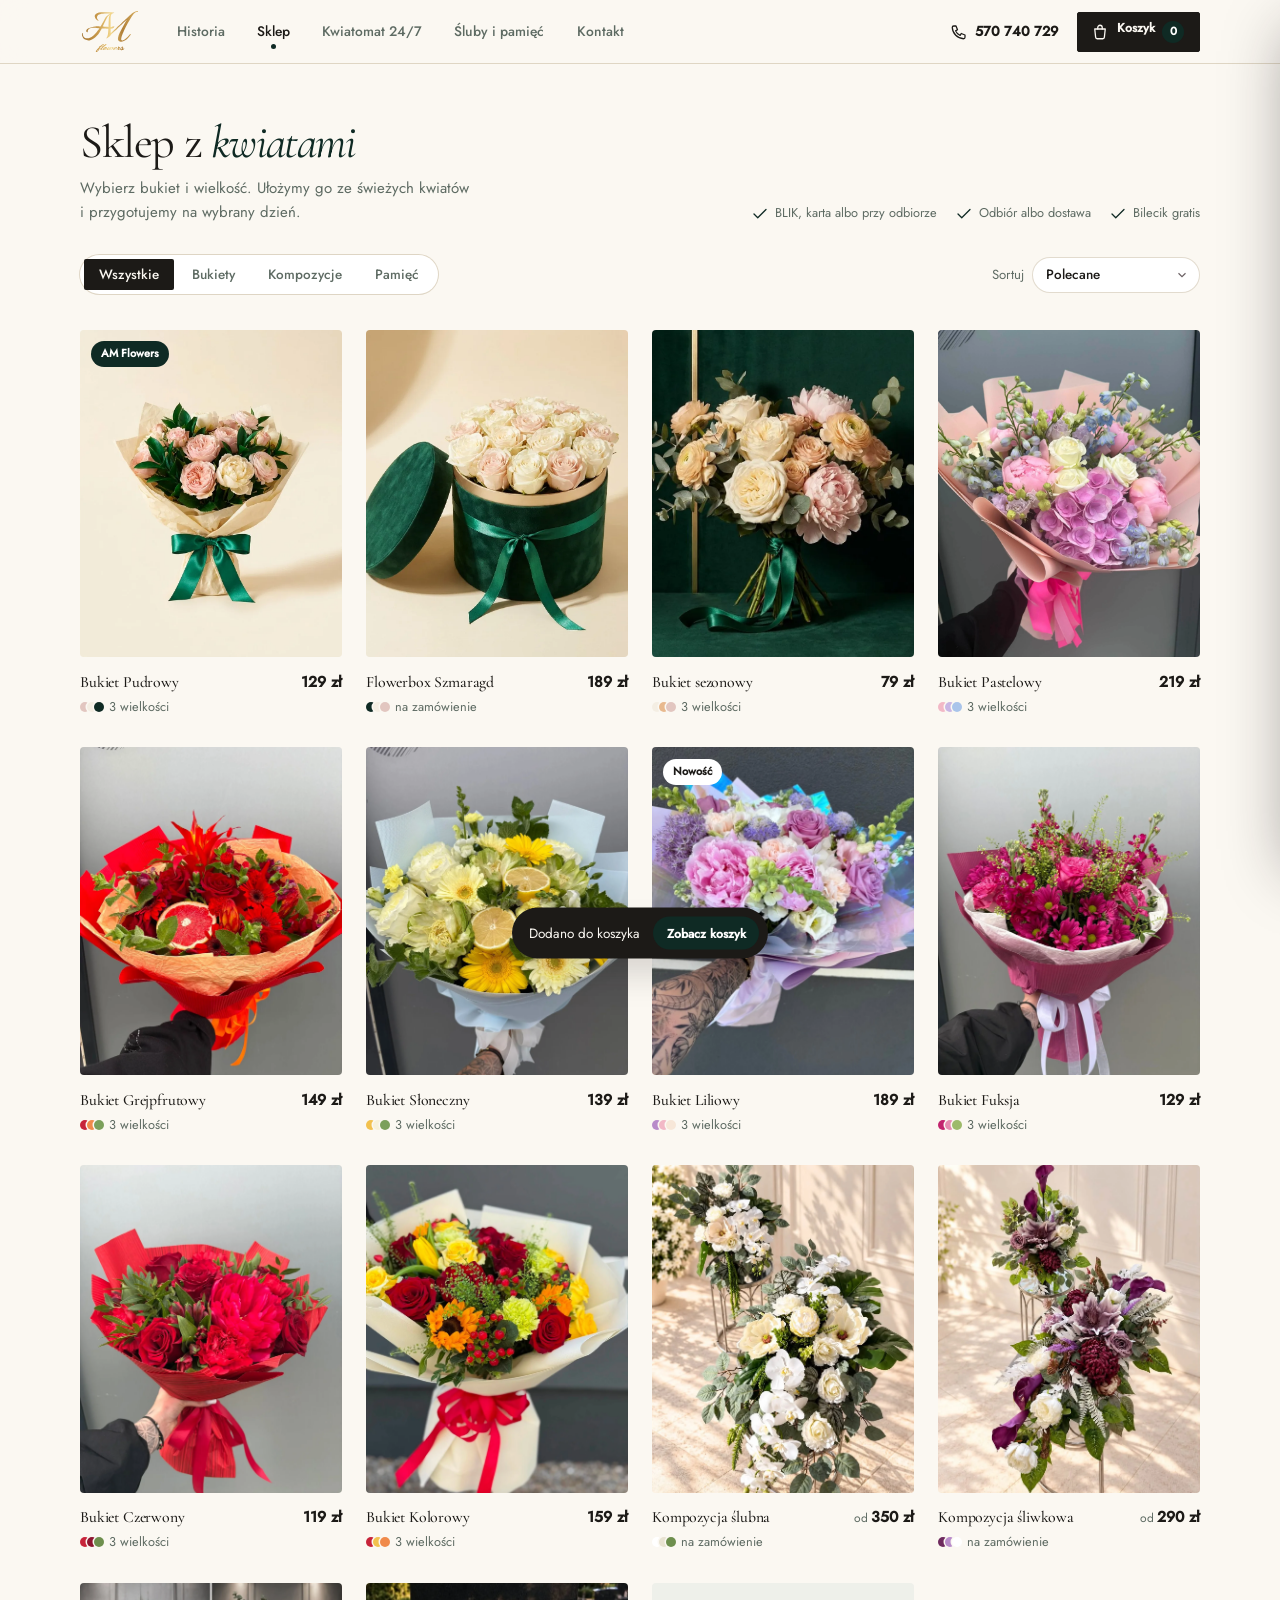
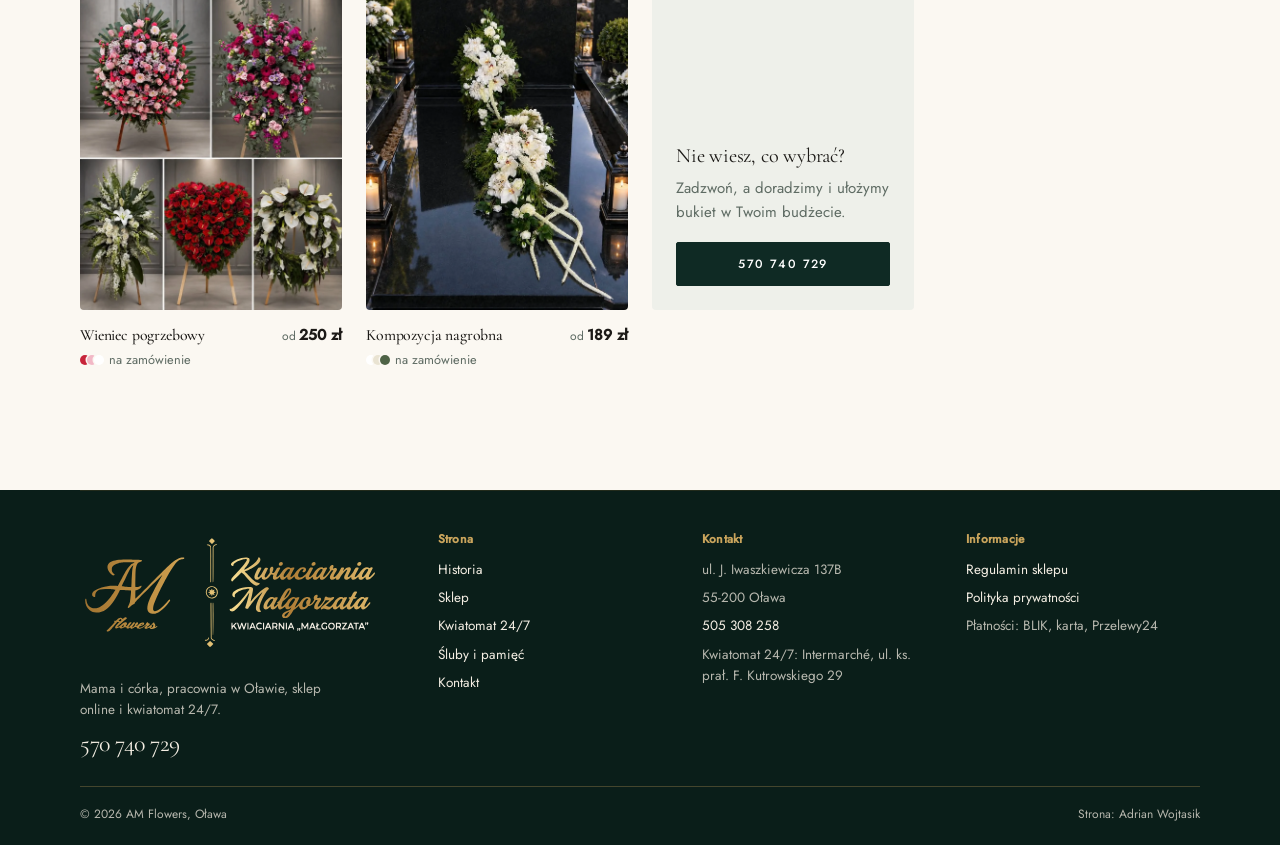
<file: sklep.html>
<!doctype html>
<html lang="pl">
<head>
<meta charset="utf-8">
<meta name="viewport" content="width=device-width, initial-scale=1">
<title>Sklep: bukiety online, AM Flowers, Oława</title>
<meta name="description" content="Zamów bukiet online w AM Flowers (dawniej Kwiaciarnia Małgorzata) w Oławie. Wybierz bukiet, wielkość i termin. Odbiór w kwiaciarni albo dostawa. Płatność przy odbiorze.">
<meta name="theme-color" content="#FBF8F2">
<meta property="og:type" content="website">
<meta property="og:locale" content="pl_PL">
<meta property="og:title" content="Sklep z kwiatami, Kwiaciarnia Małgorzata">
<meta property="og:description" content="Świeże bukiety, wiązanki ślubne i dekoracje. Zamów online z odbiorem albo dostawą.">
<meta property="og:image" content="https://amflowers.pl/img/og.jpg">
<meta name="twitter:card" content="summary_large_image">
<link rel="icon" href="favicon.svg" type="image/svg+xml">
<style>
/* AM Flowers · tokens from brandbook.config.json */
@font-face{font-family:'Cormorant';font-weight:400;font-style:normal;font-display:swap;src:url(fonts/cormorant-garamond-latin-400-normal.woff2) format('woff2');unicode-range:U+0000-00FF,U+0131,U+0152-0153,U+02BB-02BC,U+02C6,U+02DA,U+02DC,U+2000-206F,U+20AC,U+2122,U+2212}
@font-face{font-family:'Cormorant';font-weight:400;font-style:normal;font-display:swap;src:url(fonts/cormorant-garamond-latin-ext-400-normal.woff2) format('woff2');unicode-range:U+0100-02AF,U+1E00-1EFF,U+2020,U+20A0-20AB,U+20AD-20CF,U+2113,U+2C60-2C7F,U+A720-A7FF}
@font-face{font-family:'Cormorant';font-weight:500;font-style:normal;font-display:swap;src:url(fonts/cormorant-garamond-latin-500-normal.woff2) format('woff2');unicode-range:U+0000-00FF,U+0131,U+0152-0153,U+02BB-02BC,U+02C6,U+02DA,U+02DC,U+2000-206F,U+20AC,U+2122,U+2212}
@font-face{font-family:'Cormorant';font-weight:500;font-style:normal;font-display:swap;src:url(fonts/cormorant-garamond-latin-ext-500-normal.woff2) format('woff2');unicode-range:U+0100-02AF,U+1E00-1EFF,U+2020,U+20A0-20AB,U+20AD-20CF,U+2113,U+2C60-2C7F,U+A720-A7FF}
@font-face{font-family:'Cormorant';font-weight:400;font-style:italic;font-display:swap;src:url(fonts/cormorant-garamond-latin-400-italic.woff2) format('woff2');unicode-range:U+0000-00FF,U+0131,U+0152-0153,U+02BB-02BC,U+02C6,U+02DA,U+02DC,U+2000-206F,U+20AC,U+2122,U+2212}
@font-face{font-family:'Cormorant';font-weight:400;font-style:italic;font-display:swap;src:url(fonts/cormorant-garamond-latin-ext-400-italic.woff2) format('woff2');unicode-range:U+0100-02AF,U+1E00-1EFF,U+2020,U+20A0-20AB,U+20AD-20CF,U+2113,U+2C60-2C7F,U+A720-A7FF}
@font-face{font-family:'Jost';font-weight:400;font-display:swap;src:url(fonts/jost-latin-400-normal.woff2) format('woff2');unicode-range:U+0000-00FF,U+0131,U+0152-0153,U+02BB-02BC,U+02C6,U+02DA,U+02DC,U+2000-206F,U+20AC,U+2122,U+2212}
@font-face{font-family:'Jost';font-weight:400;font-display:swap;src:url(fonts/jost-latin-ext-400-normal.woff2) format('woff2');unicode-range:U+0100-02AF,U+1E00-1EFF,U+2020,U+20A0-20AB,U+20AD-20CF,U+2113,U+2C60-2C7F,U+A720-A7FF}
@font-face{font-family:'Jost';font-weight:500;font-display:swap;src:url(fonts/jost-latin-500-normal.woff2) format('woff2');unicode-range:U+0000-00FF,U+0131,U+0152-0153,U+02BB-02BC,U+02C6,U+02DA,U+02DC,U+2000-206F,U+20AC,U+2122,U+2212}
@font-face{font-family:'Jost';font-weight:500;font-display:swap;src:url(fonts/jost-latin-ext-500-normal.woff2) format('woff2');unicode-range:U+0100-02AF,U+1E00-1EFF,U+2020,U+20A0-20AB,U+20AD-20CF,U+2113,U+2C60-2C7F,U+A720-A7FF}

:root{
  --bg:#FBF8F2;--surface:#fff;--blush:#F4EEE3;--blush-2:#F8F3EA;--sage:#C9A45C;--sage-2:#EEF0EA;--leaf:#0F2A24;--ink:#1C1A17;--muted:#5E6B63;--line:rgba(122,90,34,.22);--rose:#0F2A24;--rose-deep:#163A32;--f-d:'Cormorant',Georgia,serif;--f-t:'Jost',system-ui,-apple-system,'Segoe UI',sans-serif;
  
  --nav-h:64px;--r:14px;--r-lg:22px;--ease:cubic-bezier(.22,1,.36,1);--wrap:min(1180px,100% - clamp(2rem,6vw,5rem));
}
*,*::before,*::after{box-sizing:border-box}
html{-webkit-text-size-adjust:100%;scroll-behavior:smooth}
body{margin:0;background:var(--bg);color:var(--ink);font:400 1rem/1.6 var(--f-t);-webkit-font-smoothing:antialiased;overflow-x:clip;accent-color:var(--rose)}
body.lock{overflow:hidden}
img{display:block;max-width:100%}
[hidden]{display:none!important}
a{color:inherit}
h1,h2,h3{font-family:var(--f-d);font-weight:400;letter-spacing:-.02em;line-height:1.08;margin:0;font-variation-settings:"SOFT" 100;text-wrap:balance}
p{margin:0}
::selection{background:var(--blush);color:#2F2A2B}
:focus-visible{outline:2px solid var(--rose);outline-offset:3px;border-radius:6px}
.wrap{width:var(--wrap);margin-inline:auto}
svg.i{width:18px;height:18px;flex:none;fill:none;stroke:currentColor;stroke-width:1.7;stroke-linecap:round;stroke-linejoin:round}
.sr-only{position:absolute;width:1px;height:1px;overflow:hidden;clip:rect(0 0 0 0);white-space:nowrap}
.btn{display:inline-flex;align-items:center;justify-content:center;gap:.5rem;min-height:46px;padding:.65rem 1.3rem;border-radius:999px;border:1.5px solid var(--rose);background:var(--rose);color:#fff;font:600 .92rem/1 var(--f-t);text-decoration:none;cursor:pointer;white-space:nowrap;transition:background-color .25s var(--ease),border-color .25s,box-shadow .3s var(--ease),transform .2s var(--ease)}
.btn:hover{background:var(--rose-deep);border-color:var(--rose-deep);box-shadow:0 8px 20px -10px rgba(194,68,104,.6)}
.btn:active{transform:scale(.98)}
.btn--ghost{background:transparent;color:var(--ink);border-color:var(--line)}
.btn--ghost:hover{background:var(--surface);border-color:var(--ink);box-shadow:none}
.btn--block{width:100%}
.btn[disabled]{opacity:.5;pointer-events:none}
.icon-btn{width:40px;height:40px;border-radius:50%;border:1.5px solid var(--line);background:transparent;color:var(--ink);display:grid;place-items:center;cursor:pointer;transition:border-color .2s,background-color .2s}
.icon-btn:hover{border-color:var(--ink);background:var(--surface)}

/* nav */
.nav{position:fixed;inset:0 0 auto;z-index:50;height:var(--nav-h);background:color-mix(in srgb,var(--bg) 88%,transparent);-webkit-backdrop-filter:saturate(1.4) blur(12px);backdrop-filter:saturate(1.4) blur(12px);border-bottom:1px solid var(--line)}
.nav__in{width:var(--wrap);margin:auto;height:100%;display:flex;align-items:center;gap:1.5rem}
.nav__cta{display:flex;align-items:center;gap:.5rem;flex:none;margin-left:auto}
.menu{margin:0 auto!important}
.brand{display:flex;align-items:center;gap:.65rem;text-decoration:none;flex:none}
.brand img{width:38px;height:38px;border-radius:50%;background:#fff;object-fit:cover;box-shadow:0 0 0 1px var(--line)}
.brand b{font:420 1.08rem/1.1 var(--f-d);display:block}.brand small{display:block;font-size:.72rem;color:var(--muted);margin-top:2px}
.menu{display:flex;gap:.25rem;margin:0 auto;padding:0;list-style:none}
.menu a{display:block;padding:.55rem .95rem;border-radius:999px;text-decoration:none;font-size:.92rem;font-weight:500;color:var(--muted);white-space:nowrap;transition:color .3s,background-color .3s}
.menu a:hover{color:var(--ink)}.menu a[aria-current]{color:var(--ink);background:var(--blush)}
.cartbtn{position:relative;display:inline-flex;align-items:center;gap:.5rem;min-height:42px;padding:.5rem 1rem .5rem .85rem;border-radius:999px;border:1.5px solid var(--ink);background:var(--ink);color:var(--bg);font:600 .9rem/1 var(--f-t);cursor:pointer;transition:transform .3s var(--ease)}
.cartbtn .count{display:grid;place-items:center;min-width:22px;height:22px;padding:0 .35rem;border-radius:999px;background:var(--rose);color:#fff;font-size:.75rem}
.cartbtn.bump{animation:bump .6s var(--ease)}
@keyframes bump{30%{transform:scale(1.08)}60%{transform:scale(.97)}}

/* header */
.head{padding:calc(var(--nav-h) + clamp(2rem,5vw,3.5rem)) 0 1.4rem}
.head__row{display:flex;justify-content:space-between;align-items:end;gap:1rem 2rem;flex-wrap:wrap}
.head h1{font-size:clamp(2.4rem,5vw,3.8rem);font-weight:320;letter-spacing:-.03em}
.head h1 em{color:var(--rose)}
.head p{margin-top:.6rem;color:var(--muted);max-width:52ch}
.perks{display:flex;flex-wrap:wrap;gap:.4rem 1.2rem;list-style:none;margin:0;padding:0;font-size:.85rem;color:var(--muted)}
.perks li{display:flex;align-items:center;gap:.4rem}.perks svg{color:var(--leaf)}
.toolbar{position:sticky;top:var(--nav-h);z-index:20;background:color-mix(in srgb,var(--bg) 92%,transparent);-webkit-backdrop-filter:blur(10px);backdrop-filter:blur(10px);border-bottom:1px solid transparent;transition:border-color .3s}
.toolbar.stuck{border-color:var(--line)}
.toolbar__in{display:flex;justify-content:space-between;align-items:center;gap:1rem;padding:.7rem 0;flex-wrap:wrap}
.tabs{position:relative;display:flex;gap:.2rem;padding:.25rem;border-radius:999px;background:var(--surface);box-shadow:0 0 0 1px var(--line)}
.tabs button{position:relative;z-index:1;border:0;background:transparent;font:500 .9rem/1 var(--f-t);color:var(--muted);padding:.6rem 1rem;border-radius:999px;cursor:pointer;transition:color .3s}
.tabs button[aria-pressed="true"]{color:var(--bg)}
.tabs button span{font-size:.75rem;opacity:.7;margin-left:.25rem}
.tabs__pill{position:absolute;top:.25rem;bottom:.25rem;left:0;border-radius:999px;background:var(--ink);transition:transform .45s var(--ease),width .45s var(--ease)}
.sort{display:flex;align-items:center;gap:.5rem;font-size:.88rem;color:var(--muted)}
.sort select{font:500 .9rem var(--f-t);color:var(--ink);background:var(--surface);border:1.5px solid var(--line);border-radius:999px;padding:.5rem 2rem .5rem .9rem;appearance:none;cursor:pointer;
  background-image:url("data:image/svg+xml,%3Csvg xmlns='http://www.w3.org/2000/svg' viewBox='0 0 24 24' fill='none' stroke='%236B6164' stroke-width='2'%3E%3Cpath d='M6 9l6 6 6-6'/%3E%3C/svg%3E");background-repeat:no-repeat;background-position:right .7rem center;background-size:14px}

/* grid */
.grid{display:grid;grid-template-columns:repeat(4,minmax(0,1fr));gap:clamp(1.2rem,2.4vw,2rem) clamp(1rem,2vw,1.6rem);padding:1.6rem 0 4rem}
.p{position:relative;opacity:1;transform:none;transition:opacity .5s var(--ease),transform .5s var(--ease)}
.p.hide{display:none}
.p.enter{animation:pin .6s var(--ease) both;animation-delay:calc(var(--k,0) * 45ms)}
@keyframes pin{from{opacity:0;transform:translateY(16px)}}
.p__img{position:relative;aspect-ratio:4/5;max-height:max(200px,calc(100svh - var(--nav-h) - 17rem));width:100%;border-radius:var(--r);overflow:hidden;background:var(--blush);cursor:pointer}
.p__img img{position:absolute;inset:0;width:100%;height:100%;object-fit:cover;transition:transform 1s var(--ease),opacity .6s var(--ease)}
.p__img img.alt{opacity:0}
.p:hover .p__img img{transform:scale(1.045)}
.p:hover .p__img img.alt{opacity:1}
.badge{position:absolute;left:.75rem;top:.75rem;z-index:2;background:var(--surface);color:var(--ink);border-radius:999px;padding:.28rem .65rem;font-size:.74rem;font-weight:600}
.badge--rose{background:var(--rose);color:#fff}
.quick{position:absolute;left:.75rem;right:.75rem;bottom:.75rem;z-index:2;display:flex;gap:.5rem;transform:translateY(calc(100% + 1rem));transition:transform .5s var(--ease)}
.p:hover .quick,.p:focus-within .quick{transform:none}
.quick .btn{flex:1;min-height:38px;font-size:.84rem;padding-inline:.8rem;box-shadow:0 12px 24px -12px rgba(47,42,43,.5)}
.quick .btn--ghost{flex:none;background:var(--surface);border-color:transparent;padding-inline:1rem}
.p__meta{display:flex;justify-content:space-between;align-items:baseline;gap:1rem;margin-top:.85rem}
.p__meta h3{font-size:1.05rem;font-weight:420}
.p__meta b{font-weight:600;white-space:nowrap}
.p__meta b small{font-weight:400;color:var(--muted);font-size:.8rem;margin-right:.2rem}
.p__sub{display:flex;align-items:center;gap:.5rem;margin-top:.2rem;font-size:.85rem;color:var(--muted)}
.dots{display:inline-flex}.dots i{width:10px;height:10px;border-radius:50%;box-shadow:0 0 0 1.5px var(--bg);margin-right:-3px}
.help{grid-column:span 1;border-radius:var(--r);background:var(--sage-2);padding:clamp(1.2rem,2vw,1.6rem);display:flex;flex-direction:column;justify-content:flex-end;aspect-ratio:4/5;max-height:max(200px,calc(100svh - var(--nav-h) - 17rem))}
.help h3{font-size:1.35rem!important}
.help h3{font-size:1.6rem;margin-bottom:.6rem}.help p{color:var(--muted);margin-bottom:1.2rem}
.empty{grid-column:1/-1;text-align:center;color:var(--muted);padding:3rem 0}

/* drawer + sheet (shared) */
.scrim{position:fixed;inset:0;z-index:60;background:rgba(27,23,24,.42);opacity:0;pointer-events:none;transition:opacity .4s var(--ease)}
.scrim.on{opacity:1;pointer-events:auto}
.drawer{position:fixed;z-index:70;top:0;right:0;height:100svh;width:min(440px,100vw);background:var(--bg);box-shadow:-30px 0 60px -30px rgba(27,23,24,.4);
  transform:translateX(102%);transition:transform .55s var(--ease);display:flex;flex-direction:column}
.drawer.on{transform:none}
.drawer__head{display:flex;justify-content:space-between;align-items:center;padding:1.1rem 1.3rem;border-bottom:1px solid var(--line)}
.drawer__head h2{font-size:1.5rem}
.drawer__body{flex:1;overflow:auto;padding:1rem 1.3rem}
.drawer__foot{padding:1rem 1.3rem 1.3rem;border-top:1px solid var(--line);background:var(--bg)}
.steps{display:flex;gap:.4rem;align-items:center;font-size:.8rem;color:var(--muted)}
.steps i{width:22px;height:2px;border-radius:2px;background:var(--line);transition:background-color .4s}
.steps i.on{background:var(--rose)}
/* product sheet */
.sheet{position:fixed;z-index:70;left:50%;top:50%;width:min(940px,94vw);max-height:92svh;background:var(--bg);border-radius:24px;overflow:hidden;display:grid;grid-template-columns:1fr 1fr;
  transform:translate(-50%,-46%) scale(.97);opacity:0;pointer-events:none;transition:transform .5s var(--ease),opacity .35s var(--ease);box-shadow:0 40px 80px -30px rgba(27,23,24,.5)}
.sheet.on{transform:translate(-50%,-50%);opacity:1;pointer-events:auto}
.sheet__img{position:relative;background:var(--blush);min-height:420px}
.sheet__img img{position:absolute;inset:0;width:100%;height:100%;object-fit:cover}
.sheet__body{padding:clamp(1.4rem,3vw,2.2rem);overflow:auto;display:flex;flex-direction:column;gap:1.1rem}
.sheet__close{position:absolute;right:1rem;top:1rem;z-index:3;background:var(--surface)}
.sheet h2{font-size:clamp(1.7rem,3vw,2.3rem)}
.price{font:400 1.5rem/1 var(--f-d);letter-spacing:-.02em;transition:opacity .2s}
.desc{color:var(--muted);font-size:.95rem}
.lbl{font-size:.82rem;font-weight:600;margin-bottom:.45rem;display:block}
.sizes{display:grid;grid-template-columns:repeat(3,1fr);gap:.45rem}
.sizes label{cursor:pointer;position:relative}
.sizes input{position:absolute;opacity:0}
.sizes span{display:flex;flex-direction:column;align-items:center;gap:.1rem;padding:.6rem .4rem;border-radius:12px;background:var(--surface);box-shadow:0 0 0 1.5px var(--line);font-weight:600;font-size:.92rem;transition:box-shadow .2s,background-color .2s}
.sizes small{font-weight:400;color:var(--muted);font-size:.78rem}
.sizes label:hover span{box-shadow:0 0 0 1.5px var(--ink)}
.sizes input:checked+span{box-shadow:0 0 0 2px var(--rose);background:var(--blush-2)}
.sizes input:focus-visible+span{outline:2px solid var(--rose);outline-offset:2px}
.input{font:inherit;font-size:.93rem;color:var(--ink);background:var(--surface);border:1.5px solid var(--line);border-radius:12px;padding:.6rem .85rem;min-height:44px;width:100%;transition:border-color .2s,box-shadow .2s}
.input:focus{outline:none;border-color:var(--ink);box-shadow:0 0 0 4px color-mix(in srgb,var(--rose) 16%,transparent)}
.input.bad{border-color:var(--rose)}
textarea.input{min-height:64px;resize:vertical}
.hint{font-size:.78rem;color:var(--muted);margin-top:.3rem;display:flex;justify-content:space-between}
.addrow{display:flex;gap:.6rem;margin-top:.2rem}
.qty{display:inline-flex;align-items:center;border-radius:999px;box-shadow:0 0 0 1.5px var(--line);background:var(--surface)}
.qty button{width:36px;height:36px;border:0;background:transparent;color:var(--ink);cursor:pointer;border-radius:50%;font-size:1.1rem;display:grid;place-items:center}
.qty button:hover{background:var(--blush-2)}
.qty output{min-width:1.6rem;text-align:center;font-weight:600;font-size:.92rem}
.trust{display:grid;gap:.4rem;font-size:.82rem;color:var(--muted);padding-top:.8rem;border-top:1px solid var(--line)}
.trust span{display:flex;align-items:center;gap:.45rem}.trust svg{color:var(--leaf)}
/* cart items */
.item{display:grid;grid-template-columns:72px 1fr auto;gap:.9rem;align-items:center;padding:.85rem 0;border-bottom:1px solid var(--line);animation:pin .45s var(--ease)}
.item img{width:72px;height:88px;object-fit:cover;border-radius:10px}
.item h3{font-size:1.02rem;font-weight:440}
.item p{font-size:.8rem;color:var(--muted);margin:.1rem 0 .45rem}
.item .rm{border:0;background:none;color:var(--muted);font-size:.8rem;cursor:pointer;text-decoration:underline;text-underline-offset:.2em;padding:0}
.item .rm:hover{color:var(--rose)}
.item b{font-weight:600;align-self:start}
.item.out{animation:iout .35s var(--ease) forwards}
@keyframes iout{to{opacity:0;transform:translateX(30px)}}
.total{display:flex;justify-content:space-between;align-items:baseline;margin-bottom:.8rem}
.total span{color:var(--muted);font-size:.9rem}.total b{font:400 1.6rem/1 var(--f-d)}
.note{font-size:.78rem;color:var(--muted);margin-top:.6rem;text-align:center}
.cartempty{text-align:center;padding:3rem 1rem;color:var(--muted)}
.cartempty svg{width:44px;height:44px;margin:0 auto 1rem;color:var(--sage)}
.seg{display:inline-flex;flex-wrap:wrap;gap:.25rem;padding:.25rem;background:var(--surface);border-radius:999px;box-shadow:0 0 0 1px var(--line)}
.seg label{position:relative;cursor:pointer}.seg input{position:absolute;opacity:0}
.seg span{display:inline-flex;align-items:center;min-height:34px;padding:.3rem .85rem;border-radius:999px;font-weight:500;font-size:.86rem;transition:background-color .25s,color .25s}
.seg label:hover span{background:var(--blush-2)}.seg input:checked+span{background:var(--ink);color:var(--bg)}
.seg input:focus-visible+span{outline:2px solid var(--rose);outline-offset:2px}
.fld{margin-bottom:1rem}
.consent{display:flex;gap:.6rem;align-items:flex-start;font-size:.85rem;color:var(--muted);cursor:pointer;margin:.2rem 0 .3rem}
.consent input{width:18px;height:18px;margin-top:.15rem;flex:none}
.consent a{color:var(--ink)}
.err{color:var(--rose-deep);font-size:.8rem;margin-top:.3rem;display:none}.err.on{display:block}
.mini{display:flex;gap:.5rem;align-items:center;padding:.6rem .8rem;border-radius:12px;background:var(--blush-2);font-size:.85rem;margin-bottom:1rem}
.mini b{margin-left:auto}
.done{text-align:center;padding:2.5rem 1rem}
.check{width:72px;height:72px;margin:0 auto 1.2rem;border-radius:50%;background:var(--sage-2);display:grid;place-items:center}
.check svg{width:34px;height:34px;stroke:var(--leaf);stroke-width:2;fill:none;stroke-dasharray:30;stroke-dashoffset:30;animation:draw .7s .2s var(--ease) forwards}
@keyframes draw{to{stroke-dashoffset:0}}
.done h3{font-size:1.6rem;margin-bottom:.5rem}.done p{color:var(--muted)}
/* fly to cart */
.fly{position:fixed;z-index:90;border-radius:12px;object-fit:cover;pointer-events:none;box-shadow:0 20px 40px -20px rgba(27,23,24,.6)}
/* toast */
.toast{white-space:nowrap;max-width:calc(100vw - 1.5rem);position:fixed;left:50%;bottom:1.2rem;z-index:80;transform:translate(-50%,150%);background:var(--ink);color:var(--bg);border-radius:999px;padding:.6rem .6rem .6rem 1.1rem;display:flex;align-items:center;gap:.9rem;font-size:.9rem;transition:transform .5s var(--ease);box-shadow:0 20px 40px -20px rgba(27,23,24,.6)}
.toast.on{transform:translate(-50%,0)}
.toast button{border:0;border-radius:999px;background:var(--rose);color:#fff;font:600 .82rem var(--f-t);padding:.5rem .9rem;cursor:pointer}
footer{border-top:1px solid var(--line);padding:1.6rem 0 2rem;font-size:.85rem;color:var(--muted);display:flex;justify-content:space-between;flex-wrap:wrap;gap:.6rem}

@media (max-width:1180px){.grid{grid-template-columns:repeat(3,minmax(0,1fr))}}
@media (max-width:1020px){.menu{display:none}.nav__cta{margin-left:auto}}
@media (max-width:760px){.grid{grid-template-columns:repeat(2,minmax(0,1fr))}.p__img,.help{max-height:none}}
@media (max-width:760px){
  .sheet{top:auto;bottom:0;left:0;width:100vw;max-height:92svh;border-radius:24px 24px 0 0;grid-template-columns:1fr;transform:translateY(100%);overflow:auto}
  .sheet.on{transform:none}
  .sheet__img{min-height:0;aspect-ratio:4/3}
  .quick{transform:none}.quick .btn--ghost{display:none}
  .toolbar__in{gap:.6rem}.tabs{overflow-x:auto;max-width:100%;scrollbar-width:none}.tabs button{white-space:nowrap}
}
@media (max-width:520px){.grid{gap:1.2rem .8rem}.p__meta{flex-direction:column;gap:.1rem}.p__meta h3{font-size:1rem}.cartbtn .lbl{display:none}.brand small{display:none}.quick .btn{min-height:38px;font-size:.82rem;padding-inline:.6rem}.help{display:none}}
@media (prefers-reduced-motion:reduce){*,*::before,*::after{animation:none!important;transition-duration:.01ms!important}}





/* ===== mega menu ===== */
.menu a .menu__desc{display:none}
.mega{position:absolute;left:0;top:calc(var(--nav-h) - 6px);z-index:49;pointer-events:none;width:0}
.mega__box{position:absolute;left:0;top:0;width:var(--mw,560px);height:var(--mh,240px);transform:translateX(var(--mx,0px)) translateY(8px) scale(.98);transform-origin:var(--mo,50%) 0;
  background:var(--surface);border-radius:20px;box-shadow:0 30px 60px -30px rgba(47,42,43,.45),0 0 0 1px var(--line);opacity:0;overflow:hidden;
  transition:opacity .25s var(--ease),transform .45s var(--ease),width .45s var(--ease),height .45s var(--ease)}
.mega.on{pointer-events:auto}
.mega.on .mega__box{opacity:1;transform:translateX(var(--mx,0px)) translateY(0) scale(1)}
.mega.instant .mega__box{transition:opacity .25s var(--ease),transform .45s var(--ease)}
.mega__tip{position:absolute;top:-6px;left:var(--tx,50%);width:12px;height:12px;background:var(--surface);transform:rotate(45deg);transition:left .45s var(--ease);box-shadow:-1px -1px 0 var(--line)}
.mega__track{position:relative;width:100%;height:100%}
.mp{position:absolute;left:0;top:0;padding:1.2rem;display:grid;gap:1.2rem;opacity:0;visibility:hidden;transform:translateX(var(--from,0px));
  transition:opacity .3s var(--ease),transform .45s var(--ease),visibility 0s .45s}
.mp.on{opacity:1;visibility:visible;transform:none;transition:opacity .35s .05s var(--ease),transform .45s var(--ease),visibility 0s}
.mp>*,.mp__list>*,.mp__thumbs>*{opacity:0;transform:translateY(6px);transition:opacity .4s var(--ease),transform .5s var(--ease)}
.mp.on>*,.mp.on .mp__list>*,.mp.on .mp__thumbs>*{opacity:1;transform:none}
.mp.on .mp__list>*:nth-child(2),.mp.on .mp__thumbs>*:nth-child(2){transition-delay:.05s}
.mp.on .mp__list>*:nth-child(3),.mp.on .mp__thumbs>*:nth-child(3){transition-delay:.1s}
.mp.on .mp__list>*:nth-child(4){transition-delay:.15s}
.mp[data-p="oferta"]{grid-template-columns:200px auto;width:620px}
.mp--shop,.mp[data-p="sluby"]{grid-template-columns:300px 210px;width:560px}
.mp--small{width:320px;gap:.9rem}
.mp__h{display:block;font:400 1.35rem/1.1 var(--f-display);margin-bottom:.4rem}
.mp p,.mp small{font-size:.84rem;color:var(--muted)}
.mp a{text-decoration:none;color:inherit}
.mp__text{display:flex;flex-direction:column;justify-content:space-between;gap:.8rem;padding:.3rem 0}
.mp__more{display:inline-flex;align-items:center;gap:.35rem;font-weight:600;font-size:.85rem;color:var(--rose)!important;min-height:36px}
.mp__more svg{width:16px;height:16px;transition:transform .35s var(--ease)}
.mp__more:hover svg{transform:translateX(4px)}
.mp__thumbs{display:grid;grid-template-columns:repeat(3,120px);gap:.6rem}
.mp__th{position:relative;display:block;aspect-ratio:3/4;border-radius:12px;overflow:hidden;background:var(--blush)}
.mp__th img,.mp__item img,.mp__feat img{width:100%;height:100%;object-fit:cover;transition:transform .8s var(--ease)}
.mp__th span{position:absolute;left:.5rem;bottom:.45rem;color:#fff;font:italic 360 .9rem var(--f-display);text-shadow:0 1px 8px rgba(0,0,0,.5)}
.mp__th:hover img,.mp__item:hover img,.mp__feat:hover img{transform:scale(1.07)}
.mp__list{display:flex;flex-direction:column;gap:.2rem}
.mp__item{display:grid;grid-template-columns:52px 1fr;gap:.8rem;align-items:center;padding:.45rem;border-radius:12px;transition:background-color .25s var(--ease)}
.mp__item img{width:52px;height:52px;border-radius:10px}
.mp__item:hover,.mp__row:hover{background:var(--blush-2)}
.mp__item b,.mp__row b{display:block;font-weight:600;font-size:.92rem}
.mp__item small,.mp__row small{display:block;margin-top:.05rem}
.mp__row{display:block;padding:.6rem .7rem;border-radius:12px;transition:background-color .25s var(--ease)}
.mp__list .mp__more{padding-left:.7rem}
.mp__feat{position:relative;display:block;border-radius:14px;overflow:hidden;background:var(--blush);min-height:230px}
.mp__badge{position:absolute;left:.6rem;top:.6rem;background:var(--rose);color:#fff;border-radius:999px;padding:.2rem .6rem;font-size:.72rem;font-weight:600}
.mp__cap{position:absolute;left:0;right:0;bottom:0;padding:2rem .8rem .7rem;background:linear-gradient(180deg,transparent,rgba(27,23,24,.7));color:#fff}
.mp__cap b{display:block;font:400 1.05rem var(--f-display)}.mp__cap small{color:rgba(255,255,255,.85);font-size:.76rem}
.mp__rate{display:flex;align-items:center;gap:.7rem;flex-wrap:wrap}
.mp__rate b{font:300 2.8rem/1 var(--f-display);letter-spacing:-.04em}
.mp__stars{display:inline-flex;color:var(--rose)}.mp__stars svg{width:15px;height:15px;fill:currentColor}
.mp__rate small{width:100%}
.mp__quote{margin:0;font:italic 360 1rem/1.45 var(--f-display);padding:.8rem .9rem;border-radius:12px;background:var(--blush-2)}
.mp__quote small{display:block;margin-top:.4rem;font:400 .76rem var(--f-text)}
.mp__tel{font:300 2.2rem/1 var(--f-display);letter-spacing:-.03em;transition:color .25s}
.mp__tel:hover{color:var(--rose)}
.mp__addr{font-size:.9rem!important;color:var(--ink)!important}
.mp__btns{display:flex;gap:1rem;flex-wrap:wrap}
.menu a .menu__chev{display:inline-block;width:10px;height:10px;margin-left:.3rem;vertical-align:.05em;opacity:.5;transition:transform .35s var(--ease),opacity .25s}
.menu a.is-open .menu__chev{transform:rotate(180deg);opacity:1}
@media (max-width:1140px){
  .mega{display:none}.menu a .menu__chev{display:none}
  .nav.is-open .menu a .menu__desc{display:block;font:400 .8rem/1.3 var(--f-text);color:var(--muted);margin-top:.15rem;letter-spacing:0}
}
@media (prefers-reduced-motion:reduce){.mega__box,.mp,.mp>*{transition:none!important}}

/* ===== shared nav ===== */
.menu{position:relative}
.menu a{position:relative;z-index:1;background:none!important}
.menu a[aria-current],.menu a.is-active{color:var(--ink)}
.menu a::after{content:"";position:absolute;left:50%;bottom:2px;width:5px;height:5px;margin-left:-2.5px;border-radius:50%;background:var(--rose);transform:scale(0);transition:transform .45s cubic-bezier(.34,1.56,.64,1)}
.menu a[aria-current]::after,.menu a.is-active::after{transform:scale(1)}
.menu__pill{position:absolute;z-index:0;top:4px;left:0;height:calc(100% - 8px);width:0;border-radius:999px;background:var(--blush-2);opacity:0;pointer-events:none;
  transition:transform .45s var(--ease),width .45s var(--ease),opacity .3s var(--ease)}
.menu__pill.on{opacity:1}
.burger{display:none;width:44px;height:44px;border:0;border-radius:999px;background:transparent;color:inherit;cursor:pointer;position:relative}
.burger span{position:absolute;left:13px;right:13px;height:1.5px;background:currentColor;transition:transform .4s var(--ease),opacity .2s}
.burger span:nth-child(1){top:17px}.burger span:nth-child(2){top:22px}.burger span:nth-child(3){top:27px}
.burger[aria-expanded="true"] span:nth-child(1){transform:translateY(5px) rotate(45deg)}
.burger[aria-expanded="true"] span:nth-child(2){opacity:0}
.burger[aria-expanded="true"] span:nth-child(3){transform:translateY(-5px) rotate(-45deg)}
.nav__tel{display:inline-flex;align-items:center;gap:.45rem;padding:.5rem .8rem;border-radius:999px;text-decoration:none;font-weight:600;font-size:.92rem;min-height:44px;transition:background .25s}
.nav__tel:hover{background:var(--blush-2)}
@media (max-width:1140px){
  .menu{display:none!important}.burger{display:block}.menu__pill{display:none}
  .nav__tel span{display:none}
  .nav.is-open .menu{display:flex!important;position:fixed;inset:var(--nav-h) 0 auto 0;flex-direction:column;gap:0;margin:0;padding:1rem clamp(1rem,5vw,2.5rem) 2rem;background:var(--bg);border-bottom:1px solid var(--line);box-shadow:0 30px 40px -30px rgba(47,42,43,.3)}
  .nav.is-open .menu a{font:360 1.6rem/1.2 var(--f-display);color:var(--ink);padding:.8rem 0;border-radius:0;border-bottom:1px solid var(--line);animation:mIn .5s var(--ease) both}
  .nav.is-open .menu li:nth-child(2) a{animation-delay:.04s}.nav.is-open .menu li:nth-child(3) a{animation-delay:.08s}.nav.is-open .menu li:nth-child(4) a{animation-delay:.12s}.nav.is-open .menu li:nth-child(5) a{animation-delay:.16s}
  .nav.is-open .menu a::after{left:auto;right:0;top:50%;bottom:auto;margin:-2.5px 0 0}
}
@keyframes mIn{from{opacity:0;transform:translateY(8px)}}
@media (max-width:560px){.nav__in{gap:.5rem}.brand{min-width:0}.brand span{min-width:0}.brand b{font-size:.98rem;white-space:normal;line-height:1.1}.brand small{display:none}.nav__cta{gap:.25rem}.cartbtn{padding:.5rem .75rem}.nav__tel{padding:.5rem .6rem}}

/* ===== skala (mniejsza, spokojniejsza) ===== */
html{font-size:15px}
:root{--wrap:min(1120px,100% - clamp(2rem,6vw,5rem))}
h2{font-size:clamp(1.7rem,2.7vw,2.35rem)}
.hero h1{font-size:clamp(2.1rem,min(4.1vw,7svh),3.5rem)}
.order .order__head h2{font-size:clamp(1.7rem,2.7vw,2.35rem)}
.gal__word{font-size:clamp(4rem,min(14.5vw,25svh),12.5rem)}
.bigtel{font-size:clamp(2.2rem,4.4vw,3.4rem)}
.slide blockquote{font-size:clamp(1.15rem,1.9vw,1.6rem)}
.rating b{font-size:clamp(3rem,5vw,4rem)}
.head h1{font-size:clamp(2.1rem,4vw,3.1rem)}
.feat__cap b{font-size:clamp(1.3rem,2vw,1.7rem)}
.btn{min-height:44px;padding:.6rem 1.2rem}
.nav .btn,.cartbtn{min-height:40px}
.mega .mp__tel{font-size:1.9rem}
.foot__tel{font-size:1.4rem!important}
.doc h1{font-size:clamp(2rem,4vw,2.7rem)}

/* ===== shared footer ===== */
.foot{width:var(--wrap);margin:clamp(2.5rem,6vw,4rem) auto 0;padding:clamp(2rem,4vw,2.8rem) 0 1.4rem;border-top:1px solid var(--line);display:grid;grid-template-columns:1.4fr repeat(3,1fr);gap:2rem;font-size:.9rem}
.foot h3{font:600 .8rem/1 var(--f-text,'Jost',sans-serif);letter-spacing:.02em;color:var(--muted);margin:0 0 .9rem}
.foot ul{list-style:none;margin:0;padding:0;display:grid;gap:.45rem}
.foot a{color:var(--ink);text-decoration:none;background:linear-gradient(currentColor,currentColor) 0 100%/0 1px no-repeat;transition:background-size .4s var(--ease)}
.foot a:hover{background-size:100% 1px}
.foot__brand{display:flex;flex-direction:column;gap:.7rem}
.foot__brand b{font:400 1.35rem/1.1 var(--f-display,'Cormorant',serif)}
.foot__brand p{color:var(--muted);max-width:32ch;margin:0}
.foot__tel{font:300 1.6rem/1 var(--f-display,'Cormorant',serif)!important;letter-spacing:-.02em}
.foot__bottom{grid-column:1/-1;display:flex;justify-content:space-between;flex-wrap:wrap;gap:.6rem;padding-top:1.2rem;border-top:1px solid var(--line);color:var(--muted);font-size:.8rem}
@media (max-width:860px){.foot{grid-template-columns:1fr 1fr}.foot__brand{grid-column:1/-1}}
@media (max-width:560px){.foot{grid-template-columns:1fr}}

/* AM Flowers overrides */
h1,h2,h3{font-variation-settings:normal!important;letter-spacing:-.01em}
h1 em,h2 em{color:#7A5A22}
.btn,.cartbtn,.tabs button,.tabs__pill{border-radius:2px!important}
.btn{letter-spacing:.12em;text-transform:uppercase;font-size:.8rem;font-weight:500}
.nav .brand img{height:46px!important;width:auto!important;border-radius:0!important;background:none!important;box-shadow:none!important;object-fit:contain!important}
:root{--r:4px;--r-lg:6px}
.foot{background:#0A1E19!important;color:#F4EEE3;box-shadow:0 0 0 100vmax #0A1E19;clip-path:inset(0 -100vmax);margin-bottom:0!important}
.foot h3{color:#C9A45C!important}.foot a,.foot b{color:#F4EEE3!important}
.foot p,.foot li,.foot__bottom,.foot__bottom span{color:rgba(244,238,227,.74)!important}
.foot__bottom{border-color:rgba(201,164,92,.3)!important}
::selection{background:#F4EEE3;color:#1C1A17}
</style>
<link rel="stylesheet" href="css/arrive.css?v=1">
<script src="js/arrive.js?v=1"></script>
</head>
<body>
<div class="arrive-veil" aria-hidden="true"><i class="l"></i><i class="r"></i><div class="mark"><img src="logo/am-flowers-gold.svg" alt="" width="1233" height="947"><p>Dwa pokolenia,<br><b>AM</b>iłość do kwiatów ta sama.</p></div></div>
<header class="nav">
  <div class="nav__in">
    <a class="brand" href="index.html" aria-label="AM Flowers, strona główna"><img src="logo/am-flowers-gold.svg" width="1233" height="947" alt="AM Flowers"></a>
    <nav aria-label="Główna"><ul class="menu"><li><a href="index.html#historia">Historia</a></li><li><a href="sklep.html" aria-current="page">Sklep</a></li><li><a href="index.html#kwiatomat">Kwiatomat 24/7</a></li><li><a href="index.html#okazje">Śluby i pamięć</a></li><li><a href="index.html#kontakt">Kontakt</a></li></ul></nav>
    <div class="nav__cta"><a class="nav__tel" href="tel:+48570740729" aria-label="Zadzwoń: 570 740 729"><svg class="i" viewBox="0 0 24 24"><path d="M5 4h3l2 5-2.5 1.5a11 11 0 0 0 6 6L15 14l5 2v3a2 2 0 0 1-2 2A16 16 0 0 1 3 6a2 2 0 0 1 2-2"/></svg><span>570 740 729</span></a><button class="cartbtn" id="openCart" aria-label="Koszyk"><svg class="i" viewBox="0 0 24 24"><path d="M5 8h14l-1.2 11.1a2 2 0 0 1-2 1.9H8.2a2 2 0 0 1-2-1.9z"/><path d="M9 8V6a3 3 0 0 1 6 0v2"/></svg><span class="lbl">Koszyk</span><span class="count" id="count">0</span></button></div>
  </div>
</header>

<main>
  <section class="head wrap" aria-labelledby="h1">
    <div class="head__row">
      <div><h1 id="h1">Sklep z&nbsp;<em>kwiatami</em></h1>
        <p>Wybierz bukiet i&nbsp;wielkość. Ułożymy go ze świeżych kwiatów i&nbsp;przygotujemy na wybrany dzień.</p></div>
      <ul class="perks">
        <li><svg class="i" viewBox="0 0 24 24"><path d="M20 6L9 17l-5-5"/></svg>BLIK, karta albo przy odbiorze</li>
        <li><svg class="i" viewBox="0 0 24 24"><path d="M20 6L9 17l-5-5"/></svg>Odbiór albo dostawa</li>
        <li><svg class="i" viewBox="0 0 24 24"><path d="M20 6L9 17l-5-5"/></svg>Bilecik gratis</li>
      </ul><!-- TODO: potwierdzić z kwiaciarnią -->
    </div>
  </section>

  <div class="toolbar" id="toolbar">
    <div class="wrap toolbar__in">
      <div class="tabs" role="group" aria-label="Kategorie" id="tabs">
        <span class="tabs__pill" aria-hidden="true"></span>
        <button aria-pressed="true" data-cat="all">Wszystkie</button>
        <button aria-pressed="false" data-cat="bukiety">Bukiety</button>
        <button aria-pressed="false" data-cat="kompozycje">Kompozycje</button>
        <button aria-pressed="false" data-cat="pamiec">Pamięć</button>
      </div>
      <label class="sort">Sortuj<select id="sort"><option value="rec">Polecane</option><option value="asc">Cena: od najniższej</option><option value="desc">Cena: od najwyższej</option></select></label>
    </div>
  </div>

  <section class="wrap" aria-label="Produkty">
    <div class="grid" id="grid"></div>
  </section>
</main>






<footer class="foot">
  <div class="foot__brand"><img src="logo/lockup-am-x-malgorzata-on-emerald.svg" width="2333" height="926" alt="AM Flowers i Kwiaciarnia Małgorzata" style="width:min(100%,300px);height:auto;margin-bottom:1rem" loading="lazy"><p>Mama i&nbsp;córka, pracownia w&nbsp;Oławie, sklep online i&nbsp;kwiatomat 24/7.</p><a class="foot__tel" href="tel:+48570740729">570 740 729</a></div>
  <div><h3>Strona</h3><ul><li><a href="index.html#historia">Historia</a></li><li><a href="sklep.html">Sklep</a></li><li><a href="index.html#kwiatomat">Kwiatomat 24/7</a></li><li><a href="index.html#okazje">Śluby i pamięć</a></li><li><a href="index.html#kontakt">Kontakt</a></li></ul></div>
  <div><h3>Kontakt</h3><ul><li>ul. J. Iwaszkiewicza 137B</li><li>55-200 Oława</li><li><a href="tel:+48505308258">505 308 258</a></li><li>Kwiatomat 24/7: Intermarché, ul. ks. prał. F. Kutrowskiego 29</li></ul></div>
  <div><h3>Informacje</h3><ul><li><a href="regulamin.html">Regulamin sklepu</a></li><li><a href="polityka-prywatnosci.html">Polityka prywatności</a></li><li>Płatności: BLIK, karta, Przelewy24</li></ul></div>
  <div class="foot__bottom"><span>© 2026 AM Flowers, Oława</span><span>Strona: Adrian Wojtasik</span></div>
</footer>

<div class="scrim" id="scrim"></div>

<!-- product sheet -->
<div class="sheet" id="sheet" role="dialog" aria-modal="true" aria-labelledby="sTitle">
  <button class="icon-btn sheet__close" id="sClose" aria-label="Zamknij"><svg class="i" viewBox="0 0 24 24"><path d="M6 6l12 12M18 6L6 18"/></svg></button>
  <div class="sheet__img"><img id="sImg" alt=""></div>
  <div class="sheet__body">
    <div><h2 id="sTitle"></h2><p class="desc" id="sDesc" style="margin-top:.5rem"></p></div>
    <div class="price" id="sPrice"></div>
    <div><span class="lbl">Wielkość</span><div class="sizes" id="sSizes"></div></div>
    <div><label class="lbl" for="sCard">Bilecik z dedykacją <span style="font-weight:400;color:var(--muted)">(opcjonalnie)</span></label>
      <textarea class="input" id="sCard" maxlength="160" rows="2" placeholder="Np. Wszystkiego najlepszego, Kasiu!"></textarea><div class="hint"><span>Napiszemy ręcznie na bileciku.</span><span id="sCnt">0/160</span></div></div>
    <div class="addrow"><div class="qty"><button type="button" id="sMinus" aria-label="Mniej">−</button><output id="sQty">1</output><button type="button" id="sPlus" aria-label="Więcej">+</button></div>
      <button class="btn" style="flex:1" id="sAdd">Dodaj do koszyka</button></div>
    <div class="trust"><span><svg class="i" viewBox="0 0 24 24"><path d="M20 6L9 17l-5-5"/></svg>Bukiet ułożymy z kwiatów dostępnych danego dnia, w podobnych kolorach.</span><span><svg class="i" viewBox="0 0 24 24"><path d="M20 6L9 17l-5-5"/></svg>Zapłacisz online (BLIK, karta, Przelewy24) albo przy odbiorze.</span></div>
  </div>
</div>

<!-- cart drawer -->
<aside class="drawer" id="drawer" role="dialog" aria-modal="true" aria-labelledby="dTitle">
  <div class="drawer__head"><div><h2 id="dTitle">Koszyk</h2><div class="steps" aria-hidden="true"><i class="on" id="st1"></i><i id="st2"></i><i id="st3"></i></div></div>
    <button class="icon-btn" id="dClose" aria-label="Zamknij"><svg class="i" viewBox="0 0 24 24"><path d="M6 6l12 12M18 6L6 18"/></svg></button></div>
  <!-- step 1 -->
  <div class="drawer__body" id="v1"><div id="items"></div></div>
  <!-- step 2 -->
  <form class="drawer__body" id="v2" hidden name="sklep" method="POST" novalidate>
    <input type="hidden" name="form-name" value="sklep"><input type="hidden" name="koszyk" id="fCart"><p hidden><input name="www"></p>
    <div class="mini"><span id="mCount"></span><b id="mTotal"></b></div>
    <div class="fld"><span class="lbl">Kiedy?</span><div class="seg"><label><input type="radio" name="kiedy" value="Dziś"><span>Dziś</span></label><label><input type="radio" name="kiedy" value="Jutro" checked><span>Jutro</span></label><label><input type="radio" name="kiedy" value="Inny dzień"><span>Inny dzień</span></label></div>
      <input class="input" type="date" name="data" id="fDate" style="margin-top:.5rem" hidden aria-label="Data"><p class="err" id="eDate">Wybierz datę.</p></div>
    <div class="fld"><span class="lbl">Jak odbierzesz?</span><div class="seg"><label><input type="radio" name="odbior" value="Odbiór w kwiaciarni" checked><span>Odbiór w kwiaciarni</span></label><label><input type="radio" name="odbior" value="Dostawa"><span>Dostawa</span></label></div>
      <input class="input" name="adres" id="fAddr" style="margin-top:.5rem" hidden placeholder="Adres dostawy" autocomplete="street-address" aria-label="Adres dostawy"><p class="err" id="eAddr">Podaj adres dostawy.</p>
      <p class="hint" id="addrHint" hidden><span id="feeTxt">Dostawa na terenie Oławy.</span></p></div><!-- TODO: strefa i cennik dostawy -->
    <div class="fld"><span class="lbl">Płatność</span><div class="seg" id="paySeg"><label><input type="radio" name="platnosc" value="Online" checked><span>Online: BLIK, karta, Przelewy24</span></label><label><input type="radio" name="platnosc" value="Przy odbiorze"><span>Przy odbiorze</span></label></div>
      <p class="hint" id="payHint" hidden><span>Pozycje wyceniane indywidualnie (kompozycje, wieńce) opłacisz po rozmowie, przy odbiorze.</span></p></div>
    <div class="fld"><label class="lbl" for="fName">Imię</label><input class="input" id="fName" name="imie" autocomplete="given-name"></div>
    <div class="fld"><label class="lbl" for="fTel">Telefon</label><input class="input" id="fTel" name="telefon" type="tel" inputmode="tel" autocomplete="tel" placeholder="np. 600 100 200"><p class="err" id="eTel">Wpisz numer telefonu (9 cyfr).</p></div>
    <div class="fld"><label class="lbl" for="fNote">Uwagi <span style="font-weight:400;color:var(--muted)">(opcjonalnie)</span></label><input class="input" id="fNote" name="uwagi" placeholder="Np. godzina odbioru, bez lilii"></div>
    <label class="consent"><input type="checkbox" id="fOk" name="zgoda" value="tak"><span>Akceptuję <a href="regulamin.html" target="_blank">regulamin</a> i&nbsp;<a href="polityka-prywatnosci.html" target="_blank">politykę prywatności</a>.</span></label><p class="err" id="eOk">Zaznacz akceptację regulaminu.</p>
  </form>
  <!-- step 3 -->
  <div class="drawer__body" id="v3" hidden><div class="done"><div class="check"><svg viewBox="0 0 24 24"><path d="M5 12.5l4.5 4.5L19 7.5"/></svg></div><h3>Dziękujemy!</h3><p id="doneTxt">Zamówienie dotarło do kwiaciarni. Oddzwonimy, żeby potwierdzić szczegóły i cenę.</p></div></div>
  <div class="drawer__foot" id="foot">
    <div class="total"><span>Razem</span><b id="total">0 zł</b></div>
    <button class="btn btn--block" id="next">Przejdź do zamówienia</button>
    <button class="btn btn--ghost btn--block" id="back" hidden style="margin-top:.5rem">Wróć do koszyka</button>
    <p class="note" id="footNote">Płatność online przez Stripe albo przy odbiorze.</p>
  </div>
</aside>

<div class="toast" id="toast" role="status"><span id="toastTxt" style="overflow:hidden;text-overflow:ellipsis">Dodano do koszyka</span><button id="toastBtn">Zobacz koszyk</button></div>

<script>
document.documentElement.classList.add('js');
(async()=>{
const $=s=>document.querySelector(s),$$=s=>[...document.querySelectorAll(s)];
const reduce=matchMedia('(prefers-reduced-motion: reduce)').matches;
const zl=n=>n.toLocaleString('pl-PL')+' zł';
/* katalog: data/products.json (to samo źródło czyta funkcja płatności) */
let DATA;try{DATA=await (await fetch('data/products.json',{cache:'no-cache'})).json()}catch(_){document.getElementById('grid').innerHTML='<p class="empty">Nie udało się wczytać oferty. Zadzwoń: <a href="tel:+48570740729">570 740 729</a>.</p>';return}
const P=DATA.products;const SIZES=DATA.sizes.map(x=>[x.id,x.name,x.delta]);const FEE=DATA.delivery_fee||0;const _ft=document.getElementById('feeTxt');if(_ft)_ft.textContent='Dostawa: '+FEE+' zł. Strefę potwierdzimy telefonicznie.';
const grid=$('#grid');
/* render */
const card=p=>`<article class="p" data-id="${p.id}" data-cat="${p.cat}">
  <div class="p__img" data-open="${p.id}">${p.badge?`<span class="badge${(p.badge==='Bestseller'||p.badge==='AM Flowers')?' badge--rose':''}">${p.badge}</span>`:''}
   <img src="${p.img}" alt="${p.name}: ${p.desc}" loading="lazy">${p.alt?`<img class="alt" src="${p.alt}" alt="" loading="lazy">`:''}
   <div class="quick"><button class="btn" data-add="${p.id}">Dodaj do koszyka</button><button class="btn btn--ghost" data-open="${p.id}" aria-label="Szczegóły: ${p.name}">Szczegóły</button></div></div>
  <div class="p__meta"><h3>${p.name}</h3><b>${p.from?'<small>od</small>':''}${zl(p.price)}</b></div>
  <div class="p__sub"><span class="dots" aria-hidden="true">${p.colors.map(c=>`<i style="background:${c}"></i>`).join('')}</span><span>${p.cat==='bukiety'?'3 wielkości':'na zamówienie'}</span></div></article>`;
grid.innerHTML=P.map(card).join('')+`<div class="help"><h3>Nie wiesz, co wybrać?</h3><p>Zadzwoń, a&nbsp;doradzimy i&nbsp;ułożymy bukiet w&nbsp;Twoim budżecie.</p><a class="btn" href="tel:+48570740729">570 740 729</a></div>`;
/* filter + sort */
let cat='all';
function apply(){const s=$('#sort').value;const els=$$('.p');
  els.sort((a,b)=>{const A=P.find(x=>x.id===a.dataset.id),B=P.find(x=>x.id===b.dataset.id);return s==='asc'?A.price-B.price:s==='desc'?B.price-A.price:A.rec-B.rec}).forEach(e=>grid.insertBefore(e,$('.help')));
  let k=0;els.forEach(e=>{const show=cat==='all'||e.dataset.cat===cat;e.classList.toggle('hide',!show);e.classList.remove('enter');if(show){void e.offsetWidth;e.style.setProperty('--k',k++);if(!reduce)e.classList.add('enter')}})}
const pill=$('.tabs__pill');
function movePill(b){pill.style.width=b.offsetWidth+'px';pill.style.transform=`translateX(${b.offsetLeft}px)`}
$$('#tabs button').forEach(b=>b.addEventListener('click',()=>{$$('#tabs button').forEach(x=>x.setAttribute('aria-pressed',x===b));cat=b.dataset.cat;movePill(b);apply()}));
addEventListener('load',()=>movePill($('#tabs [aria-pressed=true]')));addEventListener('resize',()=>movePill($('#tabs [aria-pressed=true]')));movePill($('#tabs button'));
$('#sort').addEventListener('change',apply);apply();
const deep=()=>{const k=location.hash.match(/kat=(\w+)/);if(k){const b=document.querySelector(`#tabs button[data-cat="${k[1]}"]`);if(b){b.click();document.getElementById('toolbar').scrollIntoView({behavior:'smooth'})}}const m=location.hash.match(/p=([\w-]+)/);if(m&&P.find(x=>x.id===m[1]))setTimeout(()=>openSheet(m[1]),350)};
const tb=$('#toolbar');addEventListener('scroll',()=>tb.classList.toggle('stuck',tb.getBoundingClientRect().top<=64.5&&scrollY>100),{passive:true});
/* cart state */
let cart=[];try{cart=JSON.parse(localStorage.getItem('am-cart')||'[]')}catch(_){}
const save=()=>{try{localStorage.setItem('am-cart',JSON.stringify(cart))}catch(_){}};
const unit=(p,size)=>p.price+(p.cat==='bukiety'?SIZES.find(s=>s[0]===size)[2]:0);
function count(){const n=cart.reduce((a,c)=>a+c.q,0);$('#count').textContent=n;return n}
function sub(){return cart.reduce((a,c)=>a+unit(P.find(p=>p.id===c.id),c.size)*c.q,0)}
function total(){const f=$('#v2');return sub()+(f&&f.odbior&&f.odbior.value==='Dostawa'?FEE:0)}
const quoted=()=>cart.some(c=>P.find(p=>p.id===c.id).from);
function renderCart(){const box=$('#items');
  if(!cart.length){box.innerHTML=`<div class="cartempty"><svg class="i" viewBox="0 0 24 24"><path d="M5 8h14l-1.2 11.1a2 2 0 0 1-2 1.9H8.2a2 2 0 0 1-2-1.9z"/><path d="M9 8V6a3 3 0 0 1 6 0v2"/></svg><p>Koszyk jest pusty.</p><button class="btn btn--ghost" style="margin-top:1rem" data-close>Wybierz bukiet</button></div>`}
  else box.innerHTML=cart.map((c,i)=>{const p=P.find(x=>x.id===c.id);const sz=p.cat==='bukiety'?SIZES.find(s=>s[0]===c.size)[1]:'na zamówienie';
    return `<div class="item" data-i="${i}"><img src="${p.img}" alt=""><div><h3>${p.name}</h3><p>${sz}${c.card?' · bilecik':''}</p><div style="display:flex;gap:.8rem;align-items:center"><div class="qty"><button data-q="-1" aria-label="Mniej">−</button><output>${c.q}</output><button data-q="1" aria-label="Więcej">+</button></div><button class="rm" data-rm>Usuń</button></div></div><b>${p.from?'od ':''}${zl(unit(p,c.size)*c.q)}</b></div>`}).join('');
  $('#total').textContent=zl(total());$('#next').disabled=!cart.length;count();save()}
function add(id,size='M',q=1,cardTxt='',from){const ex=cart.find(c=>c.id===id&&c.size===size&&c.card===cardTxt);ex?ex.q+=q:cart.push({id,size,q,card:cardTxt});renderCart();
  const b=$('#openCart');if(from&&!reduce){const r=from.getBoundingClientRect(),t=b.getBoundingClientRect();const f=document.createElement('img');f.src=P.find(p=>p.id===id).img;f.className='fly';
    Object.assign(f.style,{left:r.left+'px',top:r.top+'px',width:r.width+'px',height:r.height+'px'});document.body.appendChild(f);
    f.animate([{transform:'none',opacity:1},{transform:`translate(${t.left+t.width/2-r.left-r.width/2}px,${t.top+t.height/2-r.top-r.height/2}px) scale(.08)`,opacity:.6}],{duration:750,easing:'cubic-bezier(.6,0,.3,1)'}).onfinish=()=>{f.remove();b.classList.remove('bump');void b.offsetWidth;b.classList.add('bump')}}
  else{b.classList.remove('bump');void b.offsetWidth;b.classList.add('bump')}
  toast(P.find(p=>p.id===id).name+' w koszyku')}
let tt;function toast(t,force){if(!force&&document.body.classList.contains('lock')&&!/niedostępna/.test(t))return;$('#toastTxt').textContent=t;$('#toast').classList.add('on');clearTimeout(tt);tt=setTimeout(()=>$('#toast').classList.remove('on'),3200)}
addEventListener('hashchange',()=>deep());
$('#toastBtn').onclick=()=>{$('#toast').classList.remove('on');openDrawer()};
renderCart();
if(new URLSearchParams(location.search).has('anulowano'))setTimeout(()=>toast('Płatność anulowana. Koszyk czeka na Ciebie.'),600);
/* overlays */
const scrim=$('#scrim'),sheet=$('#sheet'),drawer=$('#drawer');let lastFocus;
function lock(on){document.body.classList.toggle('lock',on);scrim.classList.toggle('on',on);if(on)$('#toast').classList.remove('on')}
function closeAll(){sheet.classList.remove('on');drawer.classList.remove('on');lock(false);lastFocus&&lastFocus.focus()}
scrim.onclick=closeAll;addEventListener('keydown',e=>{if(e.key==='Escape')closeAll()});
$('#sClose').onclick=closeAll;$('#dClose').onclick=closeAll;
/* product sheet */
let cur,qty=1;
function openSheet(id){cur=P.find(p=>p.id===id);qty=1;lastFocus=document.activeElement;
  $('#sImg').src=cur.img;$('#sImg').alt=cur.name;$('#sTitle').textContent=cur.name;$('#sDesc').textContent=cur.desc;$('#sCard').value='';$('#sCnt').textContent='0/160';$('#sQty').textContent=1;
  const ss=$('#sSizes');ss.parentElement.hidden=cur.cat!=='bukiety';
  ss.innerHTML=SIZES.map(s=>`<label><input type="radio" name="sz" value="${s[0]}"${s[0]==='M'?' checked':''}><span>${s[1]}<small>${zl(cur.price+s[2])}</small></span></label>`).join('');
  price();lock(true);sheet.classList.add('on');setTimeout(()=>$('#sAdd').focus({preventScroll:true}),300)}
function price(){const s=(sheet.querySelector('input[name=sz]:checked')||{}).value||'M';const el=$('#sPrice');el.style.opacity=.3;setTimeout(()=>{el.textContent=(cur.from?'od ':'')+zl(unit(cur,s)*qty);el.style.opacity=1},120)}
$('#sSizes').addEventListener('change',price);
$('#sMinus').onclick=()=>{qty=Math.max(1,qty-1);$('#sQty').textContent=qty;price()};$('#sPlus').onclick=()=>{qty=Math.min(20,qty+1);$('#sQty').textContent=qty;price()};
$('#sCard').addEventListener('input',e=>$('#sCnt').textContent=e.target.value.length+'/160');
$('#sAdd').onclick=()=>{const s=(sheet.querySelector('input[name=sz]:checked')||{}).value||'M';const img=$('#sImg');closeAll();add(cur.id,s,qty,$('#sCard').value.trim(),img)};
grid.addEventListener('click',e=>{const a=e.target.closest('[data-add]');if(a){e.stopPropagation();add(a.dataset.add,'M',1,'',a.closest('.p__img'));return}
  const o=e.target.closest('[data-open]');if(o)openSheet(o.dataset.open)});
deep();
/* drawer & checkout */
let step=1;
function setStep(n){step=n;$('#v1').hidden=n!==1;$('#v2').hidden=n!==2;$('#v3').hidden=n!==3;
  ['st1','st2','st3'].forEach((s,i)=>$('#'+s).classList.toggle('on',i<n));
  $('#dTitle').textContent=n===1?'Koszyk':n===2?'Twoje dane':'Gotowe';
  $('#next').textContent=n===1?'Przejdź do zamówienia':'Zamów, oddzwonimy';$('#back').hidden=n!==2;
  $('#foot').hidden=n===3;$('#mCount').textContent=count()+' szt.';$('#mTotal').textContent=zl(total());if(n===2)payUI()}
function openDrawer(){lastFocus=document.activeElement;sheet.classList.remove('on');setStep(1);renderCart();lock(true);drawer.classList.add('on');setTimeout(()=>$('#dClose').focus({preventScroll:true}),300)}
$('#openCart').onclick=openDrawer;$('#back').onclick=()=>setStep(1);
$('#items').addEventListener('click',e=>{const it=e.target.closest('.item');if(e.target.closest('[data-close]')){closeAll();return}if(!it)return;const i=+it.dataset.i;
  const q=e.target.closest('[data-q]');if(q){cart[i].q+=+q.dataset.q;if(cart[i].q<1){it.classList.add('out');setTimeout(()=>{cart.splice(i,1);renderCart()},320);return}renderCart()}
  if(e.target.closest('[data-rm]')){it.classList.add('out');setTimeout(()=>{cart.splice(i,1);renderCart()},320)}});
const f=$('#v2');const today=new Date();today.setMinutes(today.getMinutes()-today.getTimezoneOffset());f.data.min=today.toISOString().slice(0,10);
function payUI(){const q=quoted();const on=f.querySelector('input[value=Online]');on.disabled=q;if(q)f.querySelector('input[value="Przy odbiorze"]').checked=true;$('#payHint').hidden=!q;on.closest('label').style.opacity=q?.45:1;
  const online=f.platnosc.value==='Online';$('#next').textContent=step===2?(online?'Przejdź do płatności':'Zamów, oddzwonimy'):$('#next').textContent;$('#total').textContent=zl(total());$('#mTotal').textContent=zl(total())}
f.addEventListener('change',()=>{f.data.hidden=f.kiedy.value!=='Inny dzień';const d=f.odbior.value==='Dostawa';f.adres.hidden=!d;$('#addrHint').hidden=!d;payUI()});
f.addEventListener('input',e=>{e.target.classList.remove('bad');$$('.err').forEach(x=>x.classList.remove('on'))});
const lines=()=>cart.map(c=>{const p=P.find(x=>x.id===c.id);return `${c.q} x ${p.name}${p.cat==='bukiety'?' ('+SIZES.find(s=>s[0]===c.size)[1]+')':''} = ${p.from?'od ':''}${zl(unit(p,c.size)*c.q)}${c.card?' | bilecik: "'+c.card+'"':''}`}).join('\n');
$('#next').onclick=async()=>{if(step===1){setStep(2);setTimeout(()=>f.imie.focus(),50);return}
  let ok=true;const bad=(el,er)=>{el.classList.add('bad');$(er).classList.add('on');if(ok)el.focus();ok=false};
  if(f.kiedy.value==='Inny dzień'&&!f.data.value)bad(f.data,'#eDate');
  if(f.odbior.value==='Dostawa'&&!f.adres.value.trim())bad(f.adres,'#eAddr');
  if(f.telefon.value.replace(/\D/g,'').length<9)bad(f.telefon,'#eTel');
  if(!f.zgoda.checked){$('#eOk').classList.add('on');if(ok)f.zgoda.focus();ok=false}
  if(!ok)return;
  $('#fCart').value=lines()+(f.odbior.value==='Dostawa'?'\nDostawa: '+zl(FEE):'')+'\nRazem: '+zl(total())+'\nPłatność: '+f.platnosc.value;
  const btn=$('#next');btn.disabled=true;btn.textContent='Wysyłamy…';
  if(f.platnosc.value==='Online'){
    try{const v=n=>(f.elements[n].value||'').trim();
      const r=await fetch('/api/create-checkout',{method:'POST',headers:{'Content-Type':'application/json'},
        body:JSON.stringify({items:cart,customer:{imie:v('imie'),telefon:v('telefon'),kiedy:v('kiedy')==='Inny dzień'?v('data'):v('kiedy'),odbior:v('odbior'),adres:v('adres'),uwagi:v('uwagi')}})});
      const j=await r.json();if(!r.ok||!j.url)throw new Error(j.error||'checkout');
      try{await fetch('/api/order',{method:'POST',headers:{'Content-Type':'application/x-www-form-urlencoded'},body:new URLSearchParams(new FormData(f)).toString()})}catch(_){}
      location.href=j.url;return}
    catch(err){btn.disabled=false;payUI();toast('Płatność online jest chwilowo niedostępna. Wybierz płatność przy odbiorze.');const off=f.querySelector('input[value="Przy odbiorze"]');off.checked=true;payUI();return}
  }
  try{const r=await fetch('/api/order',{method:'POST',headers:{'Content-Type':'application/x-www-form-urlencoded'},body:new URLSearchParams(new FormData(f)).toString()});if(!r.ok)throw 0}
  catch(_){const v=n=>(f.elements[n].value||'').trim();
    const msg=['Zamówienie ze sklepu www',lines(),'Razem: '+zl(total()),'Termin: '+(v('kiedy')==='Inny dzień'?v('data'):v('kiedy')),v('odbior')+(v('odbior')==='Dostawa'?': '+v('adres'):''),v('imie')&&'Imię: '+v('imie'),'Tel: '+v('telefon'),v('uwagi')&&'Uwagi: '+v('uwagi')].filter(Boolean).join('\n');
    $('#doneTxt').innerHTML='Otwieramy SMS z gotową treścią zamówienia. Wystarczy go wysłać, a&nbsp;oddzwonimy. Nie działa? Zadzwoń: <a href="tel:+48570740729">570 740 729</a>.';
    location.href='sms:+48570740729?&body='+encodeURIComponent(msg)}
  btn.disabled=false;cart=[];renderCart();setStep(3)};
})();
</script>
<script>
</script>
<script>
/* ===== mega menu ===== */
(()=>{const nav=document.querySelector('.nav'),mega=document.getElementById('mega');if(!mega)return;
  const box=mega.querySelector('.mega__box'),panels=[...mega.querySelectorAll('.mp')];
  const links=[...document.querySelectorAll('.menu a[data-mega]')];let cur=null,t=null,curIdx=-1;
  const order=links.map(a=>a.dataset.mega);
  function open(a){clearTimeout(t);const id=a.dataset.mega,p=panels.find(x=>x.dataset.p===id);if(!p||matchMedia('(max-width:1140px)').matches)return;
    const idx=order.indexOf(id);const first=!mega.classList.contains('on');
    panels.forEach(x=>{if(x!==p){x.style.setProperty('--from',(idx>curIdx?-40:40)+'px');x.classList.remove('on')}});
    p.style.setProperty('--from',first?'0px':(idx>curIdx?40:-40)+'px');
    const w=p.offsetWidth,h=p.offsetHeight,nr=nav.getBoundingClientRect(),ar=a.getBoundingClientRect();
    let x=ar.left+ar.width/2-w/2-nr.left;x=Math.max(16,Math.min(x,nr.width-w-16));
    mega.classList.toggle('instant',first);
    box.style.setProperty('--mw',w+'px');box.style.setProperty('--mh',h+'px');box.style.setProperty('--mx',x+'px');
    box.style.setProperty('--tx',(ar.left+ar.width/2-nr.left-x-6)+'px');box.style.setProperty('--mo',(ar.left+ar.width/2-nr.left-x)+'px');
    requestAnimationFrame(()=>{p.classList.add('on');mega.classList.add('on');mega.setAttribute('aria-hidden','false')});
    links.forEach(l=>{l.classList.toggle('is-open',l===a);l.setAttribute('aria-expanded',l===a)});cur=a;curIdx=idx}
  function close(){t=setTimeout(()=>{mega.classList.remove('on');mega.setAttribute('aria-hidden','true');panels.forEach(x=>x.classList.remove('on'));
    links.forEach(l=>{l.classList.remove('is-open');l.setAttribute('aria-expanded','false')});cur=null;curIdx=-1},160)}
  links.forEach(a=>{a.setAttribute('aria-expanded','false');a.addEventListener('mouseenter',()=>open(a));a.addEventListener('focus',()=>open(a));a.addEventListener('mouseleave',close)});
  mega.addEventListener('mouseenter',()=>clearTimeout(t));mega.addEventListener('mouseleave',close);
  mega.addEventListener('focusin',()=>clearTimeout(t));mega.addEventListener('focusout',e=>{if(!mega.contains(e.relatedTarget)&&!links.includes(e.relatedTarget))close()});
  addEventListener('keydown',e=>{if(e.key==='Escape'&&cur){const c=cur;close();c.focus()}});
  mega.addEventListener('click',e=>{if(e.target.closest('a'))close()});
  addEventListener('scroll',()=>{if(cur&&scrollY>0&&!mega.matches(':hover'))close()},{passive:true});
})();
</script>
<script>
/* ===== shared nav: pill follows the cursor, dot marks the current place ===== */
(()=>{const nav=document.querySelector('.nav'),menu=nav&&nav.querySelector('.menu');if(!menu)return;
  let pill=menu.querySelector('.menu__pill');if(!pill){pill=document.createElement('li');pill.className='menu__pill';pill.setAttribute('aria-hidden','true');menu.appendChild(pill)}
  const links=[...menu.querySelectorAll('a')];
  const to=a=>{if(!a){pill.classList.remove('on');return}pill.style.width=a.offsetWidth+'px';pill.style.transform=`translateX(${a.offsetLeft}px)`;pill.classList.add('on')};
  links.forEach(a=>{a.addEventListener('mouseenter',()=>to(a));a.addEventListener('focus',()=>to(a))});
  const rest=()=>{const open=links.find(l=>l.classList.contains('is-open'));to(open||null)};
  menu.addEventListener('mouseleave',()=>setTimeout(rest,180));
  const mega=document.getElementById('mega');if(mega){mega.addEventListener('mouseleave',()=>setTimeout(rest,200));new MutationObserver(rest).observe(mega,{attributes:true,attributeFilter:['class']})}
  let bg=nav.querySelector('.burger');
  if(!bg){bg=document.createElement('button');bg.className='burger';bg.setAttribute('aria-expanded','false');bg.setAttribute('aria-label','Menu');bg.innerHTML='<span></span><span></span><span></span>';nav.querySelector('.nav__cta').appendChild(bg);
    bg.addEventListener('click',()=>{const o=nav.classList.toggle('is-open');bg.setAttribute('aria-expanded',o)});
    links.forEach(a=>a.addEventListener('click',()=>{nav.classList.remove('is-open');bg.setAttribute('aria-expanded','false')}))}
})();
</script>
</body>
</html>
</file>
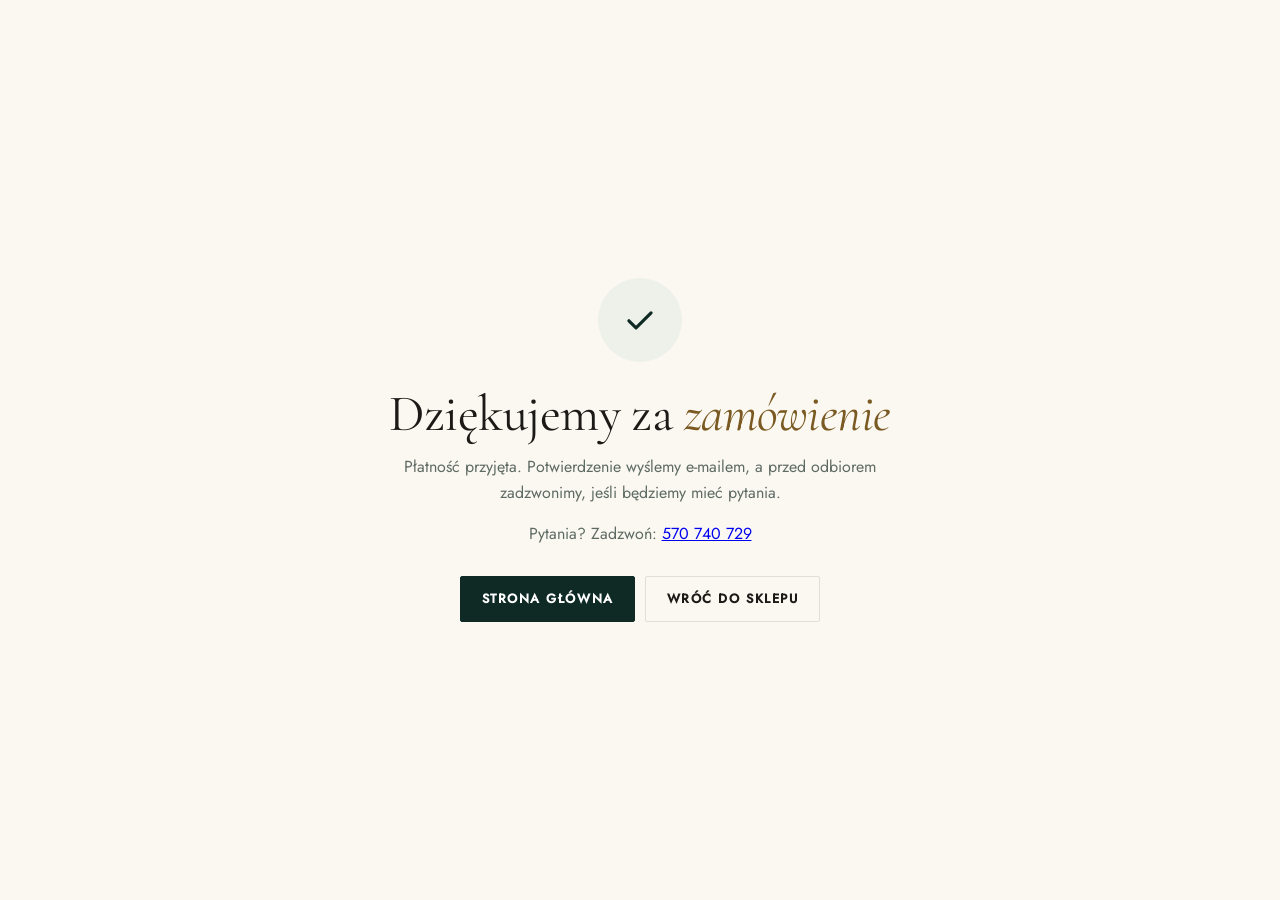
<file: sukces.html>
<!doctype html>
<html lang="pl">
<head>
<meta charset="utf-8"><meta name="viewport" content="width=device-width, initial-scale=1">
<title>Dziękujemy za zamówienie, AM Flowers</title>
<meta name="robots" content="noindex"><meta name="theme-color" content="#FBF8F2"><link rel="icon" href="favicon.svg" type="image/svg+xml">
<style>
/* AM Flowers · tokens from brandbook.config.json */
@font-face{font-family:'Cormorant';font-weight:400;font-style:normal;font-display:swap;src:url(fonts/cormorant-garamond-latin-400-normal.woff2) format('woff2');unicode-range:U+0000-00FF,U+0131,U+0152-0153,U+02BB-02BC,U+02C6,U+02DA,U+02DC,U+2000-206F,U+20AC,U+2122,U+2212}
@font-face{font-family:'Cormorant';font-weight:400;font-style:normal;font-display:swap;src:url(fonts/cormorant-garamond-latin-ext-400-normal.woff2) format('woff2');unicode-range:U+0100-02AF,U+1E00-1EFF,U+2020,U+20A0-20AB,U+20AD-20CF,U+2113,U+2C60-2C7F,U+A720-A7FF}
@font-face{font-family:'Cormorant';font-weight:500;font-style:normal;font-display:swap;src:url(fonts/cormorant-garamond-latin-500-normal.woff2) format('woff2');unicode-range:U+0000-00FF,U+0131,U+0152-0153,U+02BB-02BC,U+02C6,U+02DA,U+02DC,U+2000-206F,U+20AC,U+2122,U+2212}
@font-face{font-family:'Cormorant';font-weight:500;font-style:normal;font-display:swap;src:url(fonts/cormorant-garamond-latin-ext-500-normal.woff2) format('woff2');unicode-range:U+0100-02AF,U+1E00-1EFF,U+2020,U+20A0-20AB,U+20AD-20CF,U+2113,U+2C60-2C7F,U+A720-A7FF}
@font-face{font-family:'Cormorant';font-weight:400;font-style:italic;font-display:swap;src:url(fonts/cormorant-garamond-latin-400-italic.woff2) format('woff2');unicode-range:U+0000-00FF,U+0131,U+0152-0153,U+02BB-02BC,U+02C6,U+02DA,U+02DC,U+2000-206F,U+20AC,U+2122,U+2212}
@font-face{font-family:'Cormorant';font-weight:400;font-style:italic;font-display:swap;src:url(fonts/cormorant-garamond-latin-ext-400-italic.woff2) format('woff2');unicode-range:U+0100-02AF,U+1E00-1EFF,U+2020,U+20A0-20AB,U+20AD-20CF,U+2113,U+2C60-2C7F,U+A720-A7FF}
@font-face{font-family:'Jost';font-weight:400;font-display:swap;src:url(fonts/jost-latin-400-normal.woff2) format('woff2');unicode-range:U+0000-00FF,U+0131,U+0152-0153,U+02BB-02BC,U+02C6,U+02DA,U+02DC,U+2000-206F,U+20AC,U+2122,U+2212}
@font-face{font-family:'Jost';font-weight:400;font-display:swap;src:url(fonts/jost-latin-ext-400-normal.woff2) format('woff2');unicode-range:U+0100-02AF,U+1E00-1EFF,U+2020,U+20A0-20AB,U+20AD-20CF,U+2113,U+2C60-2C7F,U+A720-A7FF}
@font-face{font-family:'Jost';font-weight:500;font-display:swap;src:url(fonts/jost-latin-500-normal.woff2) format('woff2');unicode-range:U+0000-00FF,U+0131,U+0152-0153,U+02BB-02BC,U+02C6,U+02DA,U+02DC,U+2000-206F,U+20AC,U+2122,U+2212}
@font-face{font-family:'Jost';font-weight:500;font-display:swap;src:url(fonts/jost-latin-ext-500-normal.woff2) format('woff2');unicode-range:U+0100-02AF,U+1E00-1EFF,U+2020,U+20A0-20AB,U+20AD-20CF,U+2113,U+2C60-2C7F,U+A720-A7FF}

:root{--bg:#FBF8F2;--surface:#fff;--blush:#F4EEE3;--blush-2:#F8F3EA;--sage:#C9A45C;--sage-2:#EEF0EA;--leaf:#0F2A24;--ink:#1C1A17;--muted:#5E6B63;--line:rgba(122,90,34,.22);--rose:#0F2A24;--rose-deep:#163A32;--f-d:'Cormorant',Georgia,serif;--f-t:'Jost',system-ui,-apple-system,'Segoe UI',sans-serif;--line:rgba(47,42,43,.12);--ease:cubic-bezier(.22,1,.36,1)}
*{box-sizing:border-box}body{margin:0;min-height:100svh;display:grid;place-items:center;background:var(--bg);color:var(--ink);font:400 1rem/1.6 'Jost',system-ui,sans-serif;padding:2rem}
main{max-width:520px;text-align:center;animation:up .8s var(--ease)}
@keyframes up{from{opacity:0;transform:translateY(14px)}}
.check{width:84px;height:84px;margin:0 auto 1.6rem;border-radius:50%;background:var(--sage-2);display:grid;place-items:center}
.check svg{width:38px;height:38px;stroke:var(--leaf);stroke-width:2;fill:none;stroke-linecap:round;stroke-linejoin:round;stroke-dasharray:30;stroke-dashoffset:30;animation:draw .8s .3s var(--ease) forwards}
@keyframes draw{to{stroke-dashoffset:0}}
h1{font:330 clamp(2.2rem,6vw,3.2rem)/1.05 'Cormorant',Georgia,serif;letter-spacing:-.03em;margin:0 0 .8rem}
h1 em{color:var(--rose)}
p{color:var(--muted);margin:0 0 1rem}
.row{display:flex;gap:.6rem;justify-content:center;flex-wrap:wrap;margin-top:1.8rem}
a.btn{display:inline-flex;align-items:center;min-height:46px;padding:.65rem 1.3rem;border-radius:999px;border:1.5px solid var(--rose);background:var(--rose);color:#fff;font-weight:600;text-decoration:none;transition:background-color .25s}
a.btn:hover{background:var(--rose-deep)}a.btn.g{background:transparent;color:var(--ink);border-color:var(--line)}
@media (prefers-reduced-motion:reduce){*{animation:none!important}.check svg{stroke-dashoffset:0}}

/* AM Flowers overrides */
h1,h2,h3{font-variation-settings:normal!important;letter-spacing:-.01em}
h1 em,h2 em{color:#7A5A22}
.btn,.cartbtn,.tabs button,.tabs__pill{border-radius:2px!important}
.btn{letter-spacing:.12em;text-transform:uppercase;font-size:.8rem;font-weight:500}
.nav .brand img{height:46px;width:auto}
.foot{background:#0A1E19!important;color:#F4EEE3}
.foot h3{color:#C9A45C!important}.foot a,.foot b{color:#F4EEE3!important}
.foot p,.foot li,.foot__bottom,.foot__bottom span{color:rgba(244,238,227,.74)!important}
.foot__bottom{border-color:rgba(201,164,92,.3)!important}
::selection{background:#F4EEE3;color:#1C1A17}
</style></head>
<body><main>
<div class="check" aria-hidden="true"><svg viewBox="0 0 24 24"><path d="M5 12.5l4.5 4.5L19 7.5"/></svg></div>
<h1>Dziękujemy za <em>zamówienie</em></h1>
<p>Płatność przyjęta. Potwierdzenie wyślemy e-mailem, a&nbsp;przed odbiorem zadzwonimy, jeśli będziemy mieć pytania.</p>
<p>Pytania? Zadzwoń: <a href="tel:+48570740729">570 740 729</a></p>
<div class="row"><a class="btn" href="index.html">Strona główna</a><a class="btn g" href="sklep.html">Wróć do sklepu</a></div>
</main>
<script>try{localStorage.removeItem('am-cart')}catch(_){}</script>
</body></html>
</file>
<file: css/am.css>
/* AM Flowers · tokens from brandbook.config.json */
@font-face{font-family:'Cormorant';font-weight:400;font-style:normal;font-display:swap;src:url(../fonts/cormorant-garamond-latin-400-normal.woff2) format('woff2');unicode-range:U+0000-00FF,U+0131,U+0152-0153,U+02BB-02BC,U+02C6,U+02DA,U+02DC,U+2000-206F,U+20AC,U+2122,U+2212}
@font-face{font-family:'Cormorant';font-weight:400;font-style:normal;font-display:swap;src:url(../fonts/cormorant-garamond-latin-ext-400-normal.woff2) format('woff2');unicode-range:U+0100-02AF,U+1E00-1EFF,U+2020,U+20A0-20AB,U+20AD-20CF,U+2113,U+2C60-2C7F,U+A720-A7FF}
@font-face{font-family:'Cormorant';font-weight:500;font-style:normal;font-display:swap;src:url(../fonts/cormorant-garamond-latin-500-normal.woff2) format('woff2');unicode-range:U+0000-00FF,U+0131,U+0152-0153,U+02BB-02BC,U+02C6,U+02DA,U+02DC,U+2000-206F,U+20AC,U+2122,U+2212}
@font-face{font-family:'Cormorant';font-weight:500;font-style:normal;font-display:swap;src:url(../fonts/cormorant-garamond-latin-ext-500-normal.woff2) format('woff2');unicode-range:U+0100-02AF,U+1E00-1EFF,U+2020,U+20A0-20AB,U+20AD-20CF,U+2113,U+2C60-2C7F,U+A720-A7FF}
@font-face{font-family:'Cormorant';font-weight:400;font-style:italic;font-display:swap;src:url(../fonts/cormorant-garamond-latin-400-italic.woff2) format('woff2');unicode-range:U+0000-00FF,U+0131,U+0152-0153,U+02BB-02BC,U+02C6,U+02DA,U+02DC,U+2000-206F,U+20AC,U+2122,U+2212}
@font-face{font-family:'Cormorant';font-weight:400;font-style:italic;font-display:swap;src:url(../fonts/cormorant-garamond-latin-ext-400-italic.woff2) format('woff2');unicode-range:U+0100-02AF,U+1E00-1EFF,U+2020,U+20A0-20AB,U+20AD-20CF,U+2113,U+2C60-2C7F,U+A720-A7FF}
@font-face{font-family:'Jost';font-weight:400;font-display:swap;src:url(../fonts/jost-latin-400-normal.woff2) format('woff2');unicode-range:U+0000-00FF,U+0131,U+0152-0153,U+02BB-02BC,U+02C6,U+02DA,U+02DC,U+2000-206F,U+20AC,U+2122,U+2212}
@font-face{font-family:'Jost';font-weight:400;font-display:swap;src:url(../fonts/jost-latin-ext-400-normal.woff2) format('woff2');unicode-range:U+0100-02AF,U+1E00-1EFF,U+2020,U+20A0-20AB,U+20AD-20CF,U+2113,U+2C60-2C7F,U+A720-A7FF}
@font-face{font-family:'Jost';font-weight:500;font-display:swap;src:url(../fonts/jost-latin-500-normal.woff2) format('woff2');unicode-range:U+0000-00FF,U+0131,U+0152-0153,U+02BB-02BC,U+02C6,U+02DA,U+02DC,U+2000-206F,U+20AC,U+2122,U+2212}
@font-face{font-family:'Jost';font-weight:500;font-display:swap;src:url(../fonts/jost-latin-ext-500-normal.woff2) format('woff2');unicode-range:U+0100-02AF,U+1E00-1EFF,U+2020,U+20A0-20AB,U+20AD-20CF,U+2113,U+2C60-2C7F,U+A720-A7FF}

:root{
  --z:.8;
  --emerald:#0F2A24;--emerald-deep:#0A1E19;--emerald-2:#163A32;
  --gold:#C9A45C;--gold-text:#7A5A22;
  --gold-grad:linear-gradient(120deg,#A0722F 0%,#C99A4B 30%,#F4D98E 52%,#B07E36 70%,#E0BA6C 100%);
  --paper:#FBF8F2;--paper-2:#F4EEE3;--ink:#1C1A17;--muted:#5E6B63;--ivory:#F4EEE3;--ivory-2:rgba(244,238,227,.74);--blush:#E2C6C0;
  --line:rgba(122,90,34,.24);--line-dark:rgba(201,164,92,.32);
  --serif:'Cormorant',Georgia,'Times New Roman',serif;--sans:'Jost',system-ui,-apple-system,'Segoe UI',sans-serif;
  --ease:cubic-bezier(.22,1,.36,1);--r:2px;
  --wrap:min(100% - 2.5rem, 76rem);
  --nav-h:4.5rem;
}
@media (max-width:600px){:root{--z:1;--wrap:min(100% - 2.5rem,76rem)}}
*,*:before,*:after{box-sizing:border-box}
html{font-size:calc(100% * var(--z));-webkit-text-size-adjust:100%;scroll-behavior:smooth;scroll-padding-top:var(--nav-h)}
body{margin:0;background:var(--paper);color:var(--ink);font:400 1rem/1.65 var(--sans);-webkit-font-smoothing:antialiased;overflow-x:clip}
img,video,svg{display:block;max-width:100%;height:auto}
a{color:inherit}
h1,h2,h3{font-family:var(--serif);font-weight:400;line-height:1.06;margin:0;letter-spacing:-.01em;text-wrap:balance}
p{margin:0;text-wrap:pretty}
.wrap{width:var(--wrap);margin-inline:auto}
.skip{position:absolute;left:1rem;top:-4rem;z-index:100;background:var(--emerald);color:var(--ivory);padding:.75rem 1rem;border-radius:var(--r);transition:top .2s}
.skip:focus{top:1rem}
:focus-visible{outline:2px solid var(--gold);outline-offset:3px}
.am{color:#A0722F;font-weight:500;font-style:normal}
.on-dark .am{color:var(--gold)}
.sr-only{position:absolute;width:1px;height:1px;padding:0;margin:-1px;overflow:hidden;clip:rect(0,0,0,0);white-space:nowrap;border:0}

/* eyebrow + divider (romb z wizytówki) */
.eyebrow{display:flex;align-items:center;gap:.75rem;font:500 .75rem/1.2 var(--sans);letter-spacing:.2em;text-transform:uppercase;color:var(--gold-text);margin-bottom:1.25rem}
.on-dark .eyebrow{color:var(--gold)}
.eyebrow:before{content:"";width:.5rem;height:.5rem;background:currentColor;transform:rotate(45deg) scaleY(1.25);flex:none}
.rule{display:flex;align-items:center;gap:.9rem;color:var(--gold);margin:0 auto;width:min(100%,22rem)}
.rule:before,.rule:after{content:"";flex:1;height:5px;border-block:1px solid currentColor;opacity:.7}
.rule img{width:1.6rem;height:1.6rem}

/* buttons */
.btn{--bg:var(--emerald);--fg:var(--ivory);display:inline-flex;align-items:center;justify-content:center;gap:.6rem;min-height:3rem;padding:.8rem 1.5rem;border-radius:var(--r);background:var(--bg);color:var(--fg);font:500 .8125rem/1 var(--sans);letter-spacing:.14em;text-transform:uppercase;text-decoration:none;border:1px solid var(--bg);cursor:pointer;position:relative;transition:background .3s var(--ease),color .3s var(--ease),border-color .3s var(--ease),transform .2s var(--ease)}
.btn svg{width:1rem;height:1rem;transition:transform .3s var(--ease)}
.btn:active{transform:translateY(1px)}
.btn-gold{--bg:var(--gold);--fg:var(--emerald)}
.btn-ghost{--bg:transparent;--fg:var(--ink);border-color:var(--line)}
.on-dark .btn-ghost{--fg:var(--ivory);border-color:var(--line-dark)}
@media (hover:hover){
  .btn:hover svg{transform:translateX(.25rem)}
  .btn-gold:hover{--bg:#D8B66E}
  .btn:not(.btn-gold):not(.btn-ghost):hover{--bg:var(--emerald-2)}
  .btn-ghost:hover{border-color:var(--gold)}
}

/* header */
.site-head{position:fixed;inset:0 0 auto;z-index:50;height:var(--nav-h);color:var(--ivory);transition:background .4s var(--ease),color .4s var(--ease),box-shadow .4s var(--ease)}
.site-head .wrap{height:100%;display:flex;align-items:center;gap:1.5rem}
.site-head.is-solid{background:rgba(251,248,242,.92);color:var(--ink);box-shadow:0 1px 0 var(--line);backdrop-filter:blur(12px);-webkit-backdrop-filter:blur(12px)}
.brand{display:flex;align-items:center;flex:none;min-height:44px}
.brand img{height:3.1rem;width:auto}
.nav{display:none}
.nav ul{list-style:none;display:flex;gap:.25rem;margin:0;padding:0}
.nav a{display:block;position:relative;padding:.7rem .85rem;font:500 .8125rem/1 var(--sans);letter-spacing:.12em;text-transform:uppercase;text-decoration:none;opacity:.86;transition:opacity .25s}
.nav a:after{content:"";position:absolute;left:.85rem;right:.85rem;bottom:.35rem;height:1px;background:var(--gold);transform:scaleX(0);transform-origin:left;transition:transform .35s var(--ease)}
.nav a[aria-current="true"]{opacity:1}
.nav a[aria-current="true"]:after{transform:scaleX(1)}
@media (hover:hover){.nav a:hover{opacity:1}.nav a:hover:after{transform:scaleX(1)}}
.head-tel{display:none;font:500 .875rem/1 var(--sans);letter-spacing:.06em;text-decoration:none;white-space:nowrap}
.head-cta{display:none}
.burger{margin-left:auto;width:2.75rem;height:2.75rem;display:grid;place-items:center;background:none;border:1px solid currentColor;border-color:var(--line-dark);border-radius:var(--r);color:inherit;cursor:pointer}
.is-solid .burger{border-color:var(--line)}
.burger span{width:1.1rem;height:1px;background:currentColor;position:relative;transition:background .2s}
.burger span:before,.burger span:after{content:"";position:absolute;left:0;width:100%;height:1px;background:currentColor;transition:transform .3s var(--ease)}
.burger span:before{top:-6px}.burger span:after{top:6px}
.burger[aria-expanded="true"] span{background:transparent}
.burger[aria-expanded="true"] span:before{transform:translateY(6px) rotate(45deg)}
.burger[aria-expanded="true"] span:after{transform:translateY(-6px) rotate(-45deg)}
.mnav{position:fixed;inset:var(--nav-h) 0 0;z-index:49;background:var(--emerald);color:var(--ivory);padding:2rem 1.25rem calc(2rem + env(safe-area-inset-bottom));display:flex;flex-direction:column;gap:2rem;opacity:0;visibility:hidden;transform:translateY(-.5rem);transition:opacity .3s var(--ease),transform .3s var(--ease),visibility 0s .3s;overflow:auto}
.mnav.open{opacity:1;visibility:visible;transform:none;transition:opacity .3s var(--ease),transform .3s var(--ease)}
.mnav ul{list-style:none;margin:0;padding:0}
.mnav li{border-bottom:1px solid var(--line-dark)}
.mnav a{display:flex;justify-content:space-between;align-items:center;padding:1rem 0;font:400 1.75rem/1.1 var(--serif);text-decoration:none}
.mnav a small{font:500 .7rem/1 var(--sans);letter-spacing:.18em;text-transform:uppercase;color:var(--gold)}
.mnav .btn{width:100%}
@media (min-width:62em){
  .nav{display:block;margin-inline:auto}
  .head-tel{display:inline-block}
  .head-cta{display:inline-flex;min-height:2.6rem;padding:.65rem 1.1rem}
  .burger,.mnav{display:none}
}

/* hero */
.hero,.hero.on-dark{position:relative;min-height:100svh;background:var(--emerald-deep);color:var(--ivory);display:flex;align-items:flex-end;overflow:hidden;isolation:isolate}
.hero-media{position:absolute;inset:0;z-index:-2}
.hero-media video,.hero-media img{width:100%;height:100%;object-fit:cover;object-position:70% 40%}
.hero-media:after{content:"";position:absolute;inset:0;background:linear-gradient(180deg,rgba(10,30,25,.2) 0%,rgba(10,30,25,0) 30%,rgba(10,30,25,.55) 62%,var(--emerald-deep) 100%)}
.hero .wrap{padding-block:max(calc(var(--nav-h) + 2rem),46svh) 3rem;position:relative}
@media (max-width:47.99em){.hero-media{bottom:auto;height:72svh}.hero-media img{object-position:50% 8%}.hero-media:after{background:linear-gradient(180deg,rgba(10,30,25,.25) 0%,rgba(10,30,25,0) 25%,rgba(10,30,25,.35) 50%,var(--emerald-deep) 92%)}}
.hero h1{font-size:clamp(2.6rem,9.5vw,6rem);line-height:.98}
.hero h1 em{display:block;font-style:italic;color:var(--blush);font-size:.62em;line-height:1.1;margin-top:.4rem}
.hero .lead{margin-top:1.5rem;max-width:34rem;font-size:1.125rem;color:var(--ivory-2)}
.hero .ctas{display:flex;flex-wrap:wrap;gap:.75rem;margin-top:2rem}
.hero .was{margin-top:2.25rem;display:flex;align-items:center;gap:.75rem;font:500 .75rem/1.4 var(--sans);letter-spacing:.16em;text-transform:uppercase;color:var(--gold)}
.hero .was img{width:1.25rem}
.corner{position:absolute;width:4.5rem;height:4.5rem;pointer-events:none;color:var(--gold)}
.corner:before,.corner:after{content:"";position:absolute;border:solid currentColor;border-width:1px 0 0 1px}
.corner:before{inset:0}.corner:after{inset:.55rem 0 0 .55rem}
.corner.tl{top:calc(var(--nav-h) + 1rem);left:1.25rem}
.corner.br{bottom:1.25rem;right:1.25rem;transform:rotate(180deg)}
.scroll-cue{display:none}
@media (min-width:48em){
  .hero{align-items:center}
  .hero-media video,.hero-media img{object-position:center}
  .hero-media:after{background:linear-gradient(90deg,var(--emerald-deep) 0%,rgba(10,30,25,.85) 28%,rgba(10,30,25,.2) 55%,rgba(10,30,25,0) 75%)}
  .hero .wrap{padding-block:calc(var(--nav-h) + 3rem) 5rem}
  .hero .copy{max-width:min(42rem,52%)}
  .corner.tl{left:2rem}.corner.br{right:2rem;bottom:2rem}
  .scroll-cue{display:flex;position:absolute;left:50%;bottom:1.75rem;transform:translateX(-50%);flex-direction:column;align-items:center;gap:.5rem;font:500 .65rem/1 var(--sans);letter-spacing:.22em;text-transform:uppercase;color:var(--gold);text-decoration:none}
  .scroll-cue i{width:1px;height:2.5rem;background:linear-gradient(var(--gold),transparent);transform-origin:top;animation:cue 2.4s var(--ease) infinite}
}
@keyframes cue{0%{transform:scaleY(0)}50%{transform:scaleY(1);opacity:1}100%{transform:scaleY(1);opacity:0}}
.hero-toggle{position:absolute;right:1.25rem;top:calc(var(--nav-h) + 1rem);width:2.75rem;height:2.75rem;border-radius:50%;border:1px solid var(--line-dark);background:rgba(10,30,25,.35);color:var(--ivory);display:grid;place-items:center;cursor:pointer}
.hero-toggle svg{width:.9rem;height:.9rem}
@media (min-width:48em){.hero-toggle{top:auto;bottom:2rem;right:7.5rem}}

/* sections */
.section{padding-block:clamp(4.5rem,10vw,8rem)}
.section-head{max-width:40rem;margin-bottom:clamp(2.5rem,5vw,3.5rem)}
.section-head h2{font-size:clamp(2.25rem,5.5vw,3.75rem)}
.section-head h2 em{font-style:italic;color:var(--gold-text)}
.on-dark .section-head h2 em{color:var(--gold)}
.section-head p{margin-top:1.1rem;font-size:1.0625rem;color:var(--muted)}
.on-dark{background:var(--emerald);color:var(--ivory)}
.on-dark .section-head p,.on-dark .muted{color:var(--ivory-2)}

/* frame with gold corners (hover: corners slide out) */
.frame{position:relative;overflow:hidden;border-radius:var(--r);background:var(--emerald)}
.frame img{width:100%;height:100%;object-fit:cover;transition:transform .9s var(--ease)}
.frame:before,.frame:after{content:"";position:absolute;z-index:2;width:2.25rem;height:2.25rem;pointer-events:none;border:solid var(--gold);transition:transform .5s var(--ease);box-shadow:inset 0 0 0 0 transparent}
.frame:before{top:.9rem;left:.9rem;border-width:1px 0 0 1px}
.frame:after{bottom:.9rem;right:.9rem;border-width:0 1px 1px 0}
.frame .c2{position:absolute;inset:0;z-index:2;pointer-events:none}
.frame .c2:before,.frame .c2:after{content:"";position:absolute;width:1.75rem;height:1.75rem;border:solid var(--gold);opacity:.75;transition:transform .5s var(--ease)}
.frame .c2:before{top:1.35rem;left:1.35rem;border-width:1px 0 0 1px}
.frame .c2:after{bottom:1.35rem;right:1.35rem;border-width:0 1px 1px 0}
@media (hover:hover){
  .lift:hover .frame img,.frame.lift:hover img{transform:scale(1.035)}
  .lift:hover .frame:before,.frame.lift:hover:before{transform:translate(-.45rem,-.45rem)}
  .lift:hover .frame:after,.frame.lift:hover:after{transform:translate(.45rem,.45rem)}
  .lift:hover .frame .c2:before,.frame.lift:hover .c2:before{transform:translate(-.25rem,-.25rem)}
  .lift:hover .frame .c2:after,.frame.lift:hover .c2:after{transform:translate(.25rem,.25rem)}
}

/* story */
.story-grid{display:grid;gap:2.5rem}
.story-photos{display:grid;grid-template-columns:1fr;gap:1rem}
.story-photos .frame{aspect-ratio:4/3}
.story-photos .frame.tall{aspect-ratio:3/4}
.story-copy p+p{margin-top:1rem}
.story-copy .monogram{width:9rem;margin:0 0 1.5rem}
.story-copy .big{font:italic 400 clamp(1.5rem,3vw,2rem)/1.25 var(--serif);color:var(--emerald);border-left:1px solid var(--gold);padding-left:1.25rem;margin:1.75rem 0}
.steps{list-style:none;padding:0;margin:2rem 0 0;display:grid;gap:0;border-top:1px solid var(--line)}
.steps li{display:grid;grid-template-columns:4.5rem 1fr;gap:1rem;padding:1.1rem 0;border-bottom:1px solid var(--line)}
.steps b{font:500 1.375rem/1.2 var(--serif);color:var(--gold-text)}
.steps span{color:var(--muted)}
.steps strong{display:block;color:var(--ink);font-weight:500}
@media (min-width:56em){
  .story-grid{grid-template-columns:1.05fr 1fr;gap:clamp(3rem,6vw,6rem);align-items:start}
  .story-photos{grid-template-columns:1fr 1fr;align-items:end}
  .story-photos .frame:first-child{grid-column:1/3}
  .story-photos .frame.tall{margin-top:0}
  .story-copy{position:sticky;top:calc(var(--nav-h) + 2rem)}
}

/* shop */
.shop-grid{display:grid;gap:1.5rem;grid-template-columns:repeat(auto-fit,minmax(min(100%,17rem),1fr))}
.card{display:flex;flex-direction:column;text-decoration:none;color:inherit}
.card .frame{aspect-ratio:3/4;background:var(--paper-2)}
.card-body{padding:1.1rem .1rem 0;display:flex;justify-content:space-between;gap:1rem;align-items:baseline}
.card h3{font-size:1.625rem;font-weight:500}
.card p{color:var(--muted);font-size:.9375rem;margin-top:.35rem}
.price{font:500 .9375rem/1 var(--sans);white-space:nowrap;color:var(--gold-text)}
.card .tag{position:absolute;z-index:3;left:1rem;bottom:1rem;background:var(--paper);color:var(--emerald);font:500 .7rem/1 var(--sans);letter-spacing:.16em;text-transform:uppercase;padding:.55rem .75rem;border-radius:var(--r)}
.shop-foot{margin-top:2.5rem;display:flex;flex-wrap:wrap;gap:1rem 2rem;align-items:center;justify-content:space-between;border-top:1px solid var(--line);padding-top:1.75rem}
.shop-foot ul{list-style:none;padding:0;margin:0;display:flex;flex-wrap:wrap;gap:.5rem 1.75rem;color:var(--muted);font-size:.9375rem}
.shop-foot li{display:flex;gap:.5rem;align-items:center}
.shop-foot li:before{content:"";width:.4rem;height:.4rem;background:var(--gold);transform:rotate(45deg)}

/* kiosk 24/7 */
.kiosk{position:relative;overflow:hidden}
.kiosk-grid{display:grid;gap:2.5rem;align-items:center}
.kiosk .frame{aspect-ratio:4/5;background:var(--paper-2)}
.kiosk .frame figcaption{position:absolute;z-index:3;left:50%;bottom:.75rem;transform:translateX(-50%);font-size:.6875rem;letter-spacing:.14em;text-transform:uppercase;white-space:nowrap;color:var(--ink);background:var(--paper);padding:.3rem .7rem;border-radius:2px}
.k247{display:flex;align-items:center;gap:1rem;margin-bottom:1.5rem}
.k247 img{width:3.25rem}
.k247 span{font:400 clamp(4rem,12vw,7rem)/.8 var(--serif);background:var(--gold-grad);-webkit-background-clip:text;background-clip:text;color:transparent}
.kiosk h2{font-size:clamp(2.25rem,5vw,3.5rem)}
.kiosk .addr{margin-top:1.5rem;font-size:1.125rem}
.kiosk .addr strong{display:block;font-weight:500;color:var(--gold);font-size:.75rem;letter-spacing:.2em;text-transform:uppercase;margin-bottom:.35rem}
.how{list-style:none;padding:0;margin:2rem 0;counter-reset:s;display:grid;gap:.75rem}
.how li{counter-increment:s;display:flex;gap:1rem;align-items:center;padding:1rem 1.1rem;border:1px solid var(--line-dark);border-radius:var(--r)}
.how li:before{content:counter(s);font:500 1.5rem/1 var(--serif);color:var(--gold);width:1.5rem}
@media (min-width:56em){.kiosk-grid{grid-template-columns:1fr 1.1fr;gap:clamp(3rem,7vw,7rem)}.kiosk .frame{order:2}}

/* occasions */
.occ-grid{display:grid;gap:1.5rem}
.occ{position:relative;display:block;text-decoration:none;color:var(--ivory)}
.occ{display:flex}
.occ .frame{aspect-ratio:4/3;width:100%}
.occ .frame:after{z-index:2}
.occ .shade{position:absolute;inset:0;z-index:1;background:linear-gradient(180deg,rgba(10,30,25,0) 35%,rgba(10,30,25,.82) 100%)}
.occ .txt{position:absolute;z-index:3;left:1.5rem;right:1.5rem;bottom:1.5rem}
.occ .txt small{font:500 .72rem/1 var(--sans);letter-spacing:.2em;text-transform:uppercase;color:var(--gold)}
.occ h3{font-size:clamp(1.9rem,4vw,2.6rem);margin-top:.5rem}
.occ p{color:var(--ivory-2);margin-top:.4rem;max-width:28rem}
@media (min-width:48em){.occ-grid{grid-template-columns:1.25fr 1fr}.occ .frame{aspect-ratio:auto;height:100%;min-height:34rem}}

/* contact */
.contact-grid{display:grid;gap:2rem}
.contact-card{border:1px solid var(--line);border-radius:var(--r);padding:clamp(1.5rem,3vw,2.25rem);background:#fff;position:relative}
.contact-card h3{font-size:1.75rem;font-weight:500;margin-bottom:1rem}
.contact-card dl{margin:0;display:grid;gap:1rem}
.contact-card dt{font:500 .72rem/1 var(--sans);letter-spacing:.2em;text-transform:uppercase;color:var(--gold-text);margin-bottom:.35rem}
.contact-card dd{margin:0;overflow-wrap:anywhere}
.contact-card a{text-decoration-color:var(--gold);text-underline-offset:.2em}
.tel-big{font:400 clamp(1.75rem,4vw,2.4rem)/1.1 var(--serif);text-decoration:none!important;display:inline-block;min-height:44px}
.todo{color:#8A3B2A;background:#FBEDE8;padding:.1rem .35rem;border-radius:2px;font-size:.875rem}
@media (min-width:56em){.contact-grid{grid-template-columns:repeat(3,1fr)}}

/* footer */
.site-foot{background:var(--emerald-deep);color:var(--ivory);padding:4rem 0 calc(2rem + env(safe-area-inset-bottom))}
.foot-top{display:grid;gap:2.5rem;align-items:center}
.foot-top img{width:min(100%,26rem)}
.foot-top p{color:var(--ivory-2);max-width:28rem}
.foot-bottom{margin-top:3rem;padding-top:1.5rem;border-top:1px solid var(--line-dark);display:flex;flex-wrap:wrap;gap:1rem 2rem;justify-content:space-between;font-size:.8125rem;color:var(--ivory-2)}
.foot-bottom a{color:var(--ivory-2)}
.foot-links{display:flex;flex-wrap:wrap;gap:.5rem 1.5rem}
@media (min-width:56em){.foot-top{grid-template-columns:1.2fr 1fr}}

/* mobile bottom bar */
.mbar{position:fixed;z-index:40;left:0;right:0;bottom:0;display:grid;grid-template-columns:1fr 1fr;gap:1px;background:var(--line-dark);padding-bottom:env(safe-area-inset-bottom);transform:translateY(110%);transition:transform .4s var(--ease)}
.mbar.show{transform:none}
.mbar a{display:flex;align-items:center;justify-content:center;gap:.5rem;min-height:3.5rem;background:var(--emerald);color:var(--ivory);font:500 .8rem/1 var(--sans);letter-spacing:.14em;text-transform:uppercase;text-decoration:none}
.mbar a+a{background:var(--gold);color:var(--emerald)}
.mbar svg{width:1rem;height:1rem}
@media (min-width:62em){.mbar{display:none}}

/* reveal */
.rv{opacity:0;transform:translateY(1rem);transition:opacity .8s var(--ease),transform .8s var(--ease)}
.rv.in{opacity:1;transform:none}
.rv-d1{transition-delay:.08s}.rv-d2{transition-delay:.16s}.rv-d3{transition-delay:.24s}
.hero .rv{transition-duration:1.1s}
.no-js .rv{opacity:1;transform:none}

/* arrival from Kwiaciarnia Małgorzata swipe */
@media (prefers-reduced-motion:reduce){
  html{scroll-behavior:auto}
  *,*:before,*:after{animation:none!important;transition-duration:.01ms!important}
  .rv{opacity:1;transform:none}
}

/* ===== v2: offer, calendar, business, faq ===== */
.head-row{display:flex;flex-wrap:wrap;align-items:flex-end;justify-content:space-between;gap:1.25rem 2rem;margin-bottom:clamp(2.5rem,5vw,3.5rem)}
.head-row .section-head{margin-bottom:0}

.cal{background:var(--emerald-deep);padding-block:clamp(3.5rem,7vw,5.5rem)}
.cal-in{display:grid;gap:2.5rem;align-items:center}
.cal h2{font-size:clamp(2rem,4.5vw,3.25rem)}
.cal h2 em{display:block;font-style:italic;color:var(--gold);font-size:.55em;margin-top:.35rem}
.cal-now .muted{margin:1rem 0 1.75rem;max-width:30rem}
.cal-list{list-style:none;margin:0;padding:0;display:grid;grid-template-columns:repeat(auto-fit,minmax(min(100%,9.5rem),1fr));gap:.75rem}
.cal-list li{position:relative;border:1px solid var(--line-dark);border-radius:var(--r);padding:1rem 1rem .9rem;display:flex;flex-direction:column;gap:.35rem;transition:border-color .3s var(--ease),background .3s var(--ease)}
.cal-list li b{font:500 1.25rem/1.1 var(--serif);color:var(--ivory)}
.cal-list li span{font:500 .7rem/1 var(--sans);letter-spacing:.16em;text-transform:uppercase;color:var(--gold)}
.cal-list li small{color:var(--ivory-2);font-size:.8125rem}
.cal-list li.is-next{border-color:var(--gold);background:rgba(201,164,92,.08)}
.cal-list li.is-next:before{content:"";position:absolute;top:-1px;left:-1px;width:.9rem;height:.9rem;border:solid var(--gold);border-width:2px 0 0 2px}
@media (min-width:56em){.cal-in{grid-template-columns:1fr 1.35fr;gap:clamp(3rem,6vw,5rem)}}

.svc-grid{display:grid;gap:2.25rem 1.5rem;grid-template-columns:repeat(auto-fit,minmax(min(100%,19rem),1fr))}
.svc .frame{aspect-ratio:4/5;background:var(--emerald)}
.svc-body{padding-top:1.1rem}
.svc-body small{font:500 .7rem/1 var(--sans);letter-spacing:.2em;text-transform:uppercase;color:var(--gold-text)}
.svc h3{font-size:1.75rem;font-weight:500;margin:.45rem 0 .5rem}
.svc p{color:var(--muted);font-size:.9375rem;max-width:34ch}
.svc a{display:inline-flex;align-items:center;gap:.5rem;min-height:44px;margin-top:.5rem;font:500 .78rem/1 var(--sans);letter-spacing:.14em;text-transform:uppercase;color:var(--emerald);text-decoration:none;border-bottom:1px solid var(--gold);padding-bottom:.15rem}
.svc a svg{width:.95rem;height:.95rem;transition:transform .3s var(--ease)}
@media (hover:hover){.svc a:hover svg{transform:translateX(.25rem)}}

.biz-grid{display:grid;gap:2.5rem;align-items:center}
.biz h2{font-size:clamp(2.25rem,5vw,3.5rem)}
.biz .frame{aspect-ratio:4/5}
.biz-list{list-style:none;padding:0;margin:2rem 0 1.5rem;border-top:1px solid var(--line-dark)}
.biz-list li{display:flex;justify-content:space-between;gap:1rem;flex-wrap:wrap;padding:1rem 0;border-bottom:1px solid var(--line-dark)}
.biz-list b{font:500 1.375rem/1.2 var(--serif);color:var(--ivory)}
.biz-list span{color:var(--ivory-2);font-size:.9375rem}
@media (min-width:56em){.biz-grid{grid-template-columns:1.1fr 1fr;gap:clamp(3rem,7vw,7rem)}}

.faq-grid{display:grid;gap:2rem}
.faq{border-top:1px solid var(--line)}
.faq details{border-bottom:1px solid var(--line)}
.faq summary{list-style:none;cursor:pointer;display:flex;justify-content:space-between;align-items:center;gap:1rem;padding:1.25rem 0;min-height:44px;font:500 1.375rem/1.25 var(--serif)}
.faq summary::-webkit-details-marker{display:none}
.faq summary i{position:relative;flex:none;width:1.75rem;height:1.75rem;border:1px solid var(--line);border-radius:50%;transition:transform .4s var(--ease),border-color .3s}
.faq summary i:before,.faq summary i:after{content:"";position:absolute;left:50%;top:50%;width:.7rem;height:1px;background:var(--gold-text);transform:translate(-50%,-50%)}
.faq summary i:after{transform:translate(-50%,-50%) rotate(90deg);transition:transform .4s var(--ease)}
.faq details[open] summary i{border-color:var(--gold)}
.faq details[open] summary i:after{transform:translate(-50%,-50%) rotate(0)}
.faq details p{color:var(--muted);padding:0 2.5rem 1.4rem 0;max-width:62ch}
@media (hover:hover){.faq summary:hover i{border-color:var(--gold)}}
@media (min-width:56em){.faq-grid{grid-template-columns:1fr 1.6fr;gap:clamp(3rem,7vw,7rem);align-items:start}.faq-grid .section-head{position:sticky;top:calc(var(--nav-h) + 2rem)}}
.svc-more{position:relative;background:var(--emerald);color:var(--ivory);border-radius:var(--r);padding:clamp(1.75rem,3vw,2.5rem);display:flex;flex-direction:column;justify-content:center;gap:1rem;min-height:22rem}
.svc-more:before,.svc-more:after{content:"";position:absolute;width:2.25rem;height:2.25rem;border:solid var(--gold)}
.svc-more:before{top:.9rem;left:.9rem;border-width:1px 0 0 1px}.svc-more:after{bottom:.9rem;right:.9rem;border-width:0 1px 1px 0}
.svc-more img{width:2.75rem}
.svc-more h3{font-size:2rem}
.svc-more p{color:var(--ivory-2);max-width:32ch}
.svc-more .btn{align-self:flex-start;margin-top:.5rem}
.svc-more a:not(.btn){display:inline-flex;align-items:center;gap:.5rem;min-height:44px;color:var(--gold);font:500 .78rem/1 var(--sans);letter-spacing:.14em;text-transform:uppercase;text-decoration:none}
.svc-more a svg{width:.95rem;height:.95rem}

/* ===== mobile: scroll stories ===== */
.shop-dots{display:none}
@media (max-width:47.99em){
  /* Nasza historia: zdjęcia wjeżdżają jedno na drugie */
  .story-photos{display:block;padding-bottom:1rem}
  .story-photos .frame,.story-photos .frame.tall{position:sticky;top:calc(var(--nav-h) + .75rem + var(--i,0) * .9rem);aspect-ratio:4/5;margin:0 0 1.25rem!important;
    transform:scale(var(--s,1));transform-origin:50% 0;filter:brightness(var(--b,1));will-change:transform;box-shadow:0 -12px 30px -18px rgba(10,30,25,.45)}
  .story-photos .frame:nth-child(1){--i:0}.story-photos .frame:nth-child(2){--i:1}.story-photos .frame:nth-child(3){--i:2}
  .story-photos .rv{opacity:1;transform:scale(var(--s,1));transition:none}

  /* Sklep: karuzela z podglądem następnego bukietu */
  .shop-grid{display:flex;gap:1rem;overflow-x:auto;overscroll-behavior-x:contain;scroll-snap-type:x mandatory;scrollbar-width:none;
    margin-inline:calc(50% - 50vw);padding:.25rem calc(50vw - 50% + 0px) 0;padding-inline:max(1.25rem,calc(50vw - 50%));scroll-padding-inline:max(1.25rem,calc(50vw - 50%))}
  .shop-grid::-webkit-scrollbar{display:none}
  .shop-grid .card{flex:0 0 80%;scroll-snap-align:start;transform:scale(var(--s,1));opacity:var(--o,1);transform-origin:50% 60%;will-change:transform}
  .shop-grid .rv{transition:none;opacity:var(--o,1)}
  .shop-grid .rv.in,.shop-grid .rv{transform:scale(var(--s,1))}
  .shop-dots{display:flex;justify-content:center;gap:.5rem;margin-top:1.25rem}
  .shop-dots i{width:.45rem;height:.45rem;border:1px solid var(--gold);transform:rotate(45deg);transition:background .3s var(--ease),transform .3s var(--ease)}
  .shop-dots i.on{background:var(--gold);transform:rotate(45deg) scale(1.25)}
}
@media (max-width:47.99em) and (prefers-reduced-motion:reduce){
  .story-photos .frame,.story-photos .frame.tall{position:static;transform:none;filter:none}
  .shop-grid .card{transform:none;opacity:1}
}

/* ===== Oferta: mobile scrollytelling (sticky photo, scrolling descriptions) ===== */
.svc-track{display:contents}
.svc-stage{display:none}
@media (max-width:47.99em){
  .svc-grid{display:block}
  .svc-track{display:block;position:relative}
  .svc-stage{display:block;position:sticky;top:calc(var(--nav-h) + .5rem);z-index:2;height:min(52svh,30rem);margin:0 0 1rem;background:var(--paper);box-shadow:0 -.75rem 0 .2rem var(--paper),0 1rem 1.25rem -.25rem var(--paper)}
  .svc-stage .frame{height:100%;aspect-ratio:auto}
  .svc-stage img{position:absolute;inset:0;width:100%;height:100%;object-fit:cover;opacity:0;transform:scale(1.04);transition:opacity .7s var(--ease),transform 1.2s var(--ease)}
  .svc-stage img.on{opacity:1;transform:none}
  .svc-stage .frame:after,.svc-stage .frame:before{z-index:3}
  .svc-count{position:absolute;z-index:3;left:1.1rem;bottom:1rem;font:500 .72rem/1 var(--sans);letter-spacing:.2em;color:var(--ivory);background:rgba(10,30,25,.55);padding:.45rem .65rem;border-radius:var(--r)}
  .svc-count b{color:var(--gold);font-weight:500}
  .svc-track .svc .frame{display:none}
  .svc-track .svc{min-height:34svh;display:flex;align-items:center;padding:1.25rem 0 1.25rem 1.5rem;border-left:1px solid var(--line);position:relative;opacity:.42;transition:opacity .5s var(--ease)}
  .svc-track .svc:before{content:"";position:absolute;left:-.33rem;top:50%;width:.6rem;height:.6rem;margin-top:-.3rem;background:var(--paper);border:1px solid var(--gold);transform:rotate(45deg) scale(.8);transition:background .4s var(--ease),transform .4s var(--ease)}
  .svc-track .svc.is-on{opacity:1}
  .svc-track .svc.is-on:before{background:var(--gold);transform:rotate(45deg) scale(1.15)}
  .svc-track .svc.rv{transform:none}
  .svc-track .svc-body{padding-top:0}
  .svc-track .svc:last-child{min-height:40svh}
  .svc-more{margin-top:2rem}
}
@media (max-width:47.99em) and (prefers-reduced-motion:reduce){
  .svc-stage img{transition:none;transform:none}
  .svc-track .svc{opacity:1}
}

/* ===== ornamental scrollbar (desktop, from the business-card divider) ===== */
.orn-scroll{display:none}
@media (hover:hover) and (pointer:fine){
  html.has-orn{scrollbar-width:none}
  html.has-orn::-webkit-scrollbar{display:none}
  .has-orn .orn-scroll{display:block;position:fixed;z-index:60;right:.55rem;top:calc(var(--nav-h) + .75rem);bottom:.9rem;width:1.6rem;color:var(--gold);opacity:.75;transition:opacity .3s var(--ease)}
  .has-orn .orn-scroll:hover,.has-orn .orn-scroll.drag{opacity:1}
  .orn-cap{position:absolute;left:0;width:1.6rem;height:1.6rem;fill:none;stroke:currentColor;stroke-width:1.6;stroke-linecap:round}
  .orn-cap .d{fill:currentColor;stroke:none}
  .orn-cap.t{top:0}.orn-cap.b{bottom:0}
  .orn-rail{position:absolute;left:50%;top:1.55rem;bottom:1.55rem;width:7px;margin-left:-3.5px;border-inline:1.4px solid currentColor;cursor:pointer}
  .orn-fill{position:absolute;left:50%;top:0;width:3px;margin-left:-1.5px;height:100%;transform-origin:top;transform:scaleY(var(--sp,0));background:linear-gradient(180deg,#A0722F,#E0BA6C);border-radius:2px;opacity:.85}
  .orn-thumb{position:absolute;left:50%;top:1.55rem;width:1.7rem;height:1.7rem;margin-left:-.85rem;border-radius:50%;background:var(--paper);box-shadow:0 2px 10px -2px rgba(10,30,25,.45);cursor:grab;
    transform:translateY(var(--ty,0px));transition:width .25s var(--ease),height .25s var(--ease),margin .25s var(--ease)}
  .orn-thumb svg{width:100%;height:100%;display:block;transform:rotate(calc(var(--sp,0) * 360deg))}
  .orn-thumb .o{fill:none;stroke:currentColor;stroke-width:3}
  .orn-thumb .i{fill:none;stroke:currentColor;stroke-width:1.2;opacity:.55}
  .orn-thumb polygon{fill:currentColor}
  .orn-scroll:hover .orn-thumb,.orn-scroll.drag .orn-thumb{width:2rem;height:2rem;margin-left:-1rem}
  .orn-scroll.drag .orn-thumb{cursor:grabbing}
}
@media (max-width:62em){.has-orn .orn-scroll{right:.3rem}}
</file>
<file: css/arrive.css>
/* AM Flowers · kurtyna otwierająca (samodzielna, bez zmiennych ze stron) */
.arrive-veil{display:none}
.arrive .arrive-veil{display:block;position:fixed;inset:0;z-index:999;pointer-events:none}
.arrive-veil i{position:absolute;top:0;bottom:0;width:50.5%;background:#0A1E19;transition:transform 1s cubic-bezier(.76,0,.24,1)}
.arrive-veil .l{left:0;border-right:1px solid #C9A45C}.arrive-veil .r{right:0;border-left:1px solid #C9A45C}
.arrive-veil .mark{position:absolute;inset:0;display:flex;flex-direction:column;align-items:center;justify-content:center;gap:1.25rem;padding:2rem;text-align:center;transition:opacity .45s cubic-bezier(.22,1,.36,1)}
.arrive-veil .mark img{width:min(46vw,15rem);height:auto}
.arrive-veil .mark p{margin:0;font:400 clamp(1.5rem,3.6vw,2.4rem)/1.15 'Cormorant','AM Cormorant',Georgia,serif;color:#F4EEE3}
.arrive-veil .mark b{color:#C9A45C;font-weight:500}
.arrive-go .arrive-veil .l{transform:translateX(-101%)}.arrive-go .arrive-veil .r{transform:translateX(101%)}
.arrive-go .arrive-veil .mark{opacity:0}
</file>
<file: swipe/am-swipe.css>
@font-face{font-family:'AM Cormorant';src:url('../fonts/cormorant-garamond-latin-400-normal.woff2') format('woff2');font-weight:400;font-display:swap;unicode-range:U+0000-00FF,U+0131,U+0152-0153,U+02C6,U+02DA,U+02DC,U+2013-2014,U+2018-201E,U+2022,U+2026,U+2122,U+2212}
@font-face{font-family:'AM Cormorant';src:url('../fonts/cormorant-garamond-latin-ext-400-normal.woff2') format('woff2');font-weight:400;font-display:swap;unicode-range:U+0100-02BA,U+02BD-02C5,U+02C7-02CC,U+1E00-1E9F,U+20A0-20C0,U+2C60-2C7F,U+A720-A7FF}
/* AM Flowers · suwak przejścia (wpinany na stronę Kwiaciarni Małgorzata)
   Użycie: <div class="am-swipe" data-href="https://amflowers.pl/" data-asset-base="https://amflowers.pl/"></div> */
.am-swipe{--g:#C9A45C;--g-text:#7A5A22;--em:#0F2A24;--em-d:#0A1E19;--iv:#F4EEE3;
  display:flex;flex-direction:column;gap:.7rem;max-width:24rem;font-family:'Jost','Instrument Sans',system-ui,sans-serif}
.am-swipe__label{display:flex;align-items:center;gap:.55rem;font-size:.75rem;font-weight:500;letter-spacing:.16em;text-transform:uppercase;color:var(--g-text);margin:0}
.am-swipe__label svg{width:1.1rem;height:1.1rem;flex:none}
.am-swipe__track{position:relative;height:3.5rem;border-radius:999px;border:1px solid rgba(122,90,34,.35);background:rgba(255,255,255,.65);overflow:hidden;touch-action:pan-y;-webkit-tap-highlight-color:transparent;user-select:none}
.am-swipe__fill{position:absolute;inset:0 auto 0 0;width:calc(var(--p,0) * (100% - 3.5rem) + 3.5rem);background:var(--em);border-radius:999px}
.am-swipe__fill:after{content:"";position:absolute;inset:auto 1.5rem 50% 1.75rem;height:5px;transform:translateY(50%);border-block:1px solid var(--g);opacity:calc(var(--p,0) * 1.4)}
.am-swipe__hint{position:absolute;inset:0;display:flex;align-items:center;justify-content:center;padding-left:3rem;font-size:.75rem;font-weight:500;letter-spacing:.18em;text-transform:uppercase;color:var(--em);opacity:calc(1 - var(--p,0) * 2.2);pointer-events:none}
.am-swipe__hint i{display:inline-block;margin-left:.5rem;font-style:normal;animation:amNudge 2.2s cubic-bezier(.22,1,.36,1) infinite}
.am-swipe__handle{position:absolute;top:.25rem;left:.25rem;width:3rem;height:3rem;border-radius:50%;border:0;padding:0;background:var(--em);box-shadow:0 0 0 1px var(--g),0 6px 18px rgba(15,42,36,.28);display:grid;place-items:center;cursor:grab;transform:translateX(calc(var(--p,0) * (var(--w,0px) - 3.5rem)));touch-action:none}
.am-swipe__handle img{width:2.1rem;height:auto;pointer-events:none}
.am-swipe__handle:active{cursor:grabbing}
.am-swipe__handle:focus-visible{outline:2px solid var(--g);outline-offset:3px}
.am-swipe.is-back .am-swipe__handle,.am-swipe.is-back .am-swipe__fill{transition:transform .45s cubic-bezier(.34,1.3,.5,1),width .45s cubic-bezier(.34,1.3,.5,1)}
.am-swipe.is-done .am-swipe__handle,.am-swipe.is-done .am-swipe__fill{transition:transform .35s cubic-bezier(.22,1,.36,1),width .35s cubic-bezier(.22,1,.36,1)}
.am-swipe__link{font-size:.8125rem;color:var(--g-text);text-underline-offset:.2em;align-self:flex-start;min-height:44px;display:inline-flex;align-items:center}
@keyframes amNudge{0%,60%,100%{transform:none}30%{transform:translateX(.35rem)}}

/* kurtyna */
.am-curtain{position:fixed;inset:0;z-index:9999;pointer-events:none;color:var(--iv,#F4EEE3)}
.am-curtain__line{position:absolute;left:0;right:0;height:5px;border-block:1px solid #C9A45C;transform:scaleX(0);transform-origin:var(--ox,50%) 50%;transition:transform .5s cubic-bezier(.22,1,.36,1)}
.am-curtain__veil{position:absolute;inset:0;background:#0A1E19;clip-path:inset(var(--ly,50%) 0 calc(100% - var(--ly,50%)) 0);transition:clip-path .7s cubic-bezier(.76,0,.24,1)}
.am-curtain__veil video{position:absolute;inset:0;width:100%;height:100%;object-fit:cover;opacity:.55}
.am-curtain__veil:after{content:"";position:absolute;inset:0;background:radial-gradient(80% 70% at 50% 50%,rgba(15,42,36,.35),rgba(10,30,25,.92))}
.am-curtain__c{position:absolute;width:clamp(3.5rem,8vw,6rem);height:clamp(3.5rem,8vw,6rem);opacity:0;transition:opacity .4s,transform .7s cubic-bezier(.22,1,.36,1)}
.am-curtain__c:before,.am-curtain__c:after{content:"";position:absolute;border:solid #C9A45C;border-width:1px 0 0 1px}
.am-curtain__c:before{inset:0}.am-curtain__c:after{inset:.6rem 0 0 .6rem}
.am-curtain__c.tl{top:1.5rem;left:1.5rem;transform:translate(1.5rem,1.5rem)}
.am-curtain__c.tr{top:1.5rem;right:1.5rem;transform:rotate(90deg) translate(1.5rem,1.5rem)}
.am-curtain__c.bl{bottom:1.5rem;left:1.5rem;transform:rotate(-90deg) translate(1.5rem,1.5rem)}
.am-curtain__c.br{bottom:1.5rem;right:1.5rem;transform:rotate(180deg) translate(1.5rem,1.5rem)}
.am-curtain__mark{position:absolute;inset:0;display:flex;flex-direction:column;align-items:center;justify-content:center;gap:1.25rem;text-align:center;padding:2rem;opacity:0;transform:translateY(.75rem);transition:opacity .6s cubic-bezier(.22,1,.36,1),transform .6s cubic-bezier(.22,1,.36,1)}
.am-curtain__mark img{width:min(46vw,15rem);height:auto}
.am-curtain__mark p{margin:0;font-family:'AM Cormorant','Cormorant',Georgia,serif;font-size:clamp(1.5rem,3.6vw,2.4rem);line-height:1.15;color:#F4EEE3}
.am-curtain__mark p b{color:#C9A45C;font-weight:500}
.am-curtain.s1 .am-curtain__line{transform:scaleX(1)}
.am-curtain.s2 .am-curtain__veil{clip-path:inset(0 0 0 0)}
.am-curtain.s2 .am-curtain__line{opacity:0;transition:transform .5s cubic-bezier(.22,1,.36,1),opacity .3s .3s}
.am-curtain.s3 .am-curtain__c{opacity:1}
.am-curtain.s3 .am-curtain__c.tl{transform:none}.am-curtain.s3 .am-curtain__c.tr{transform:rotate(90deg)}
.am-curtain.s3 .am-curtain__c.bl{transform:rotate(-90deg)}.am-curtain.s3 .am-curtain__c.br{transform:rotate(180deg)}
.am-curtain.s3 .am-curtain__mark{opacity:1;transform:none}

@media (prefers-reduced-motion:reduce){
  .am-swipe__hint i{animation:none}
  .am-curtain *{transition:none!important}
}
</file>
